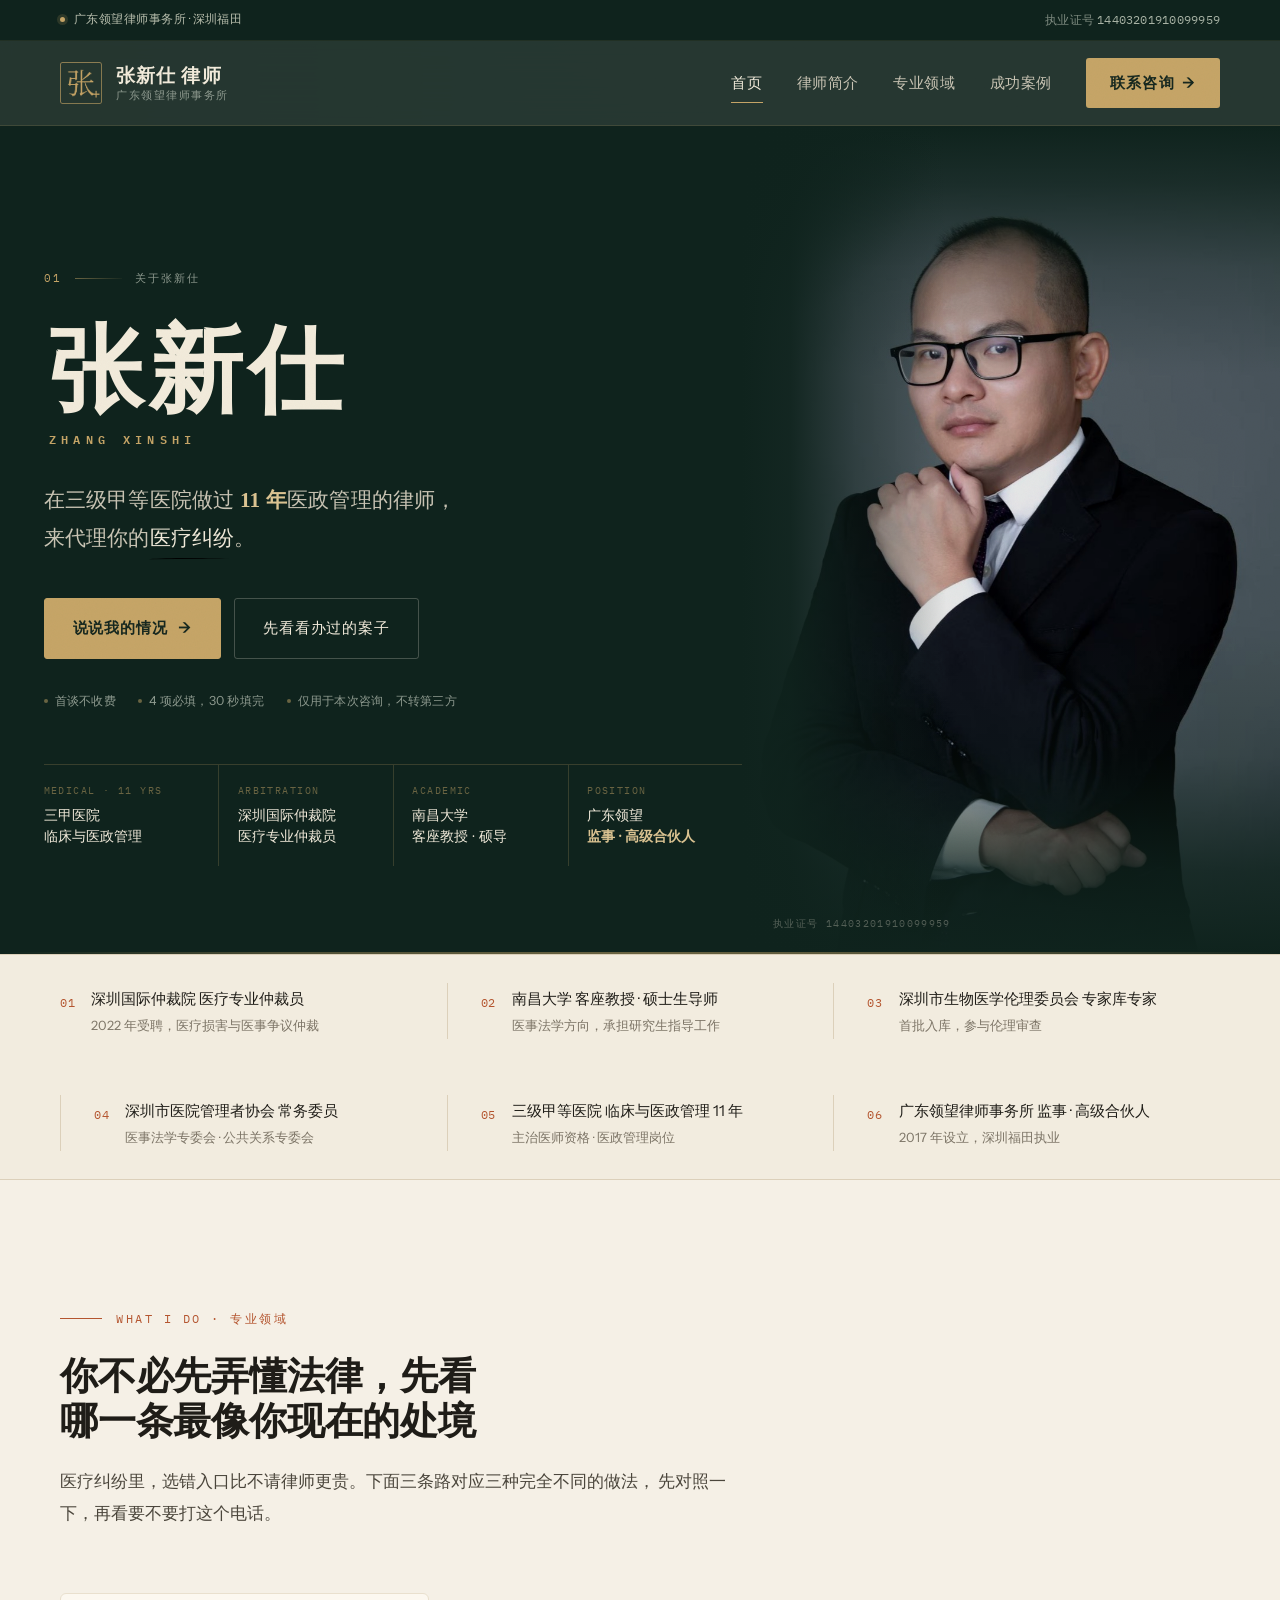
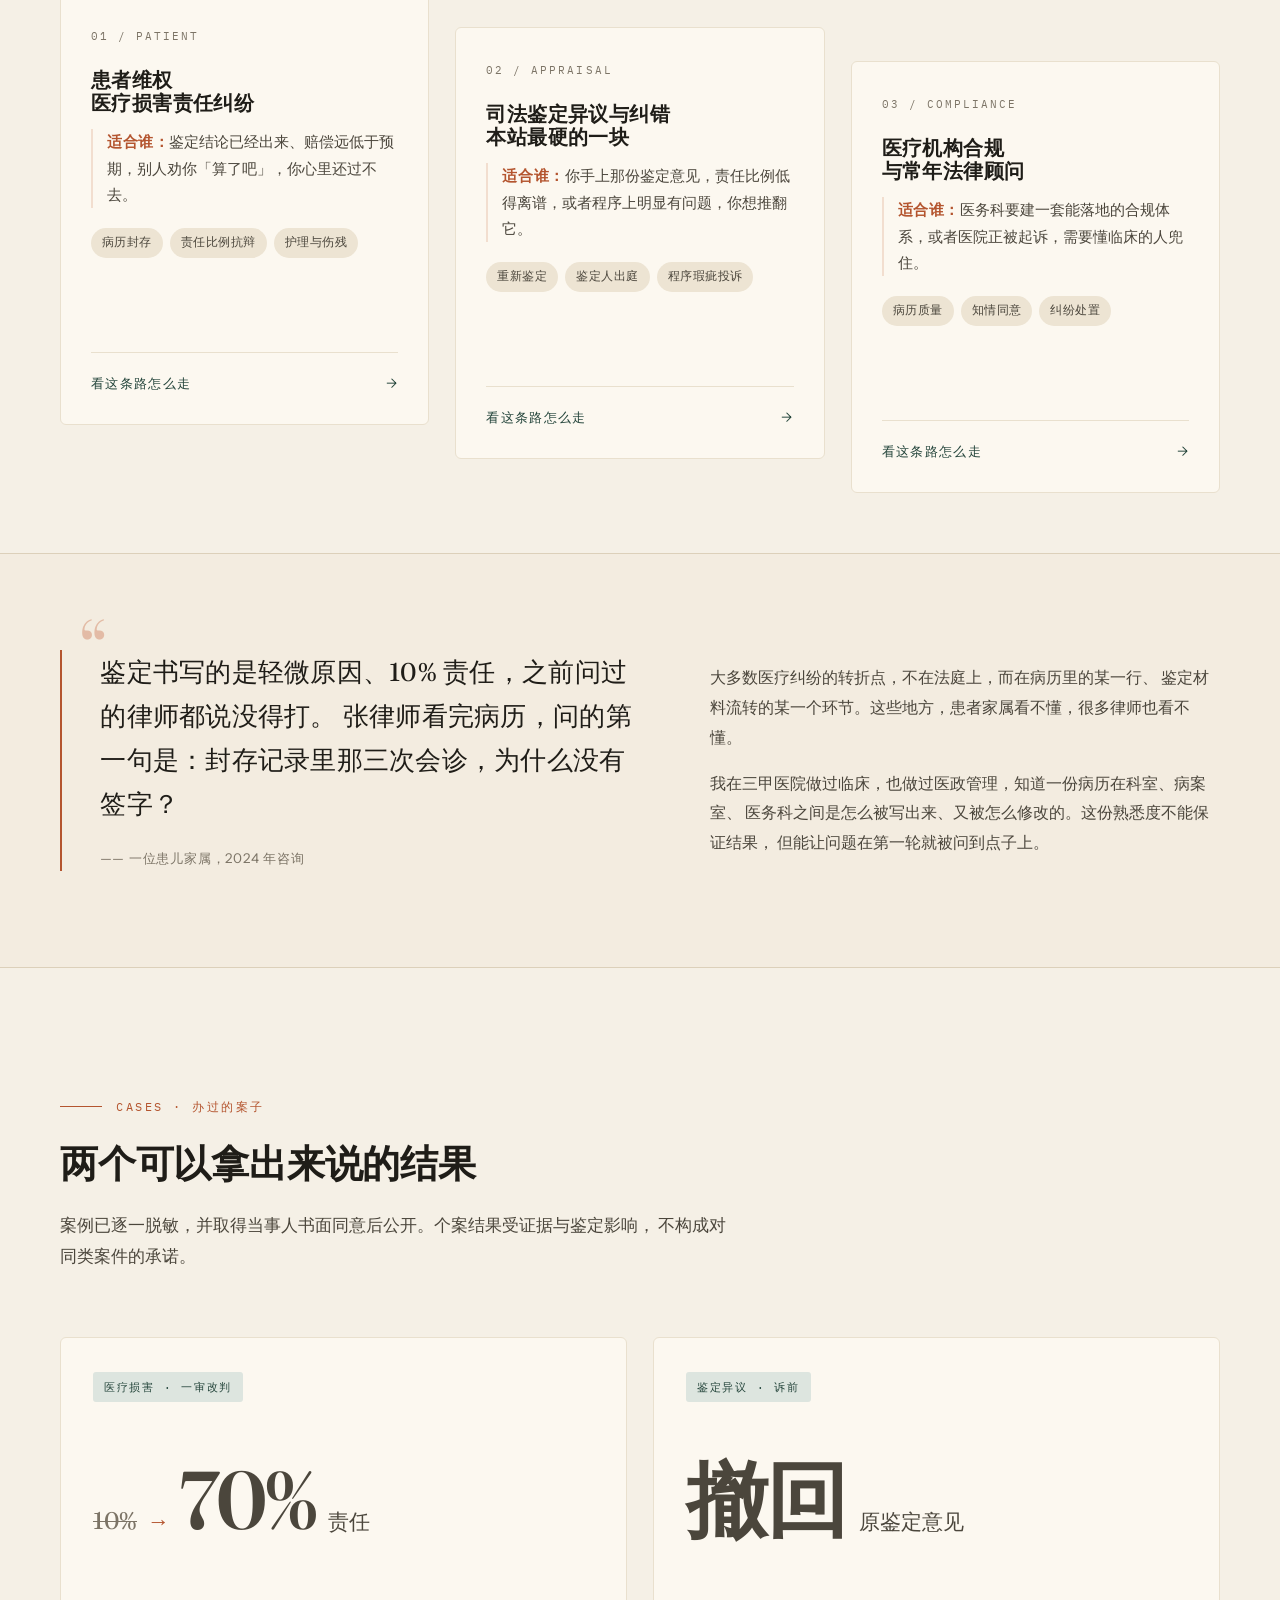
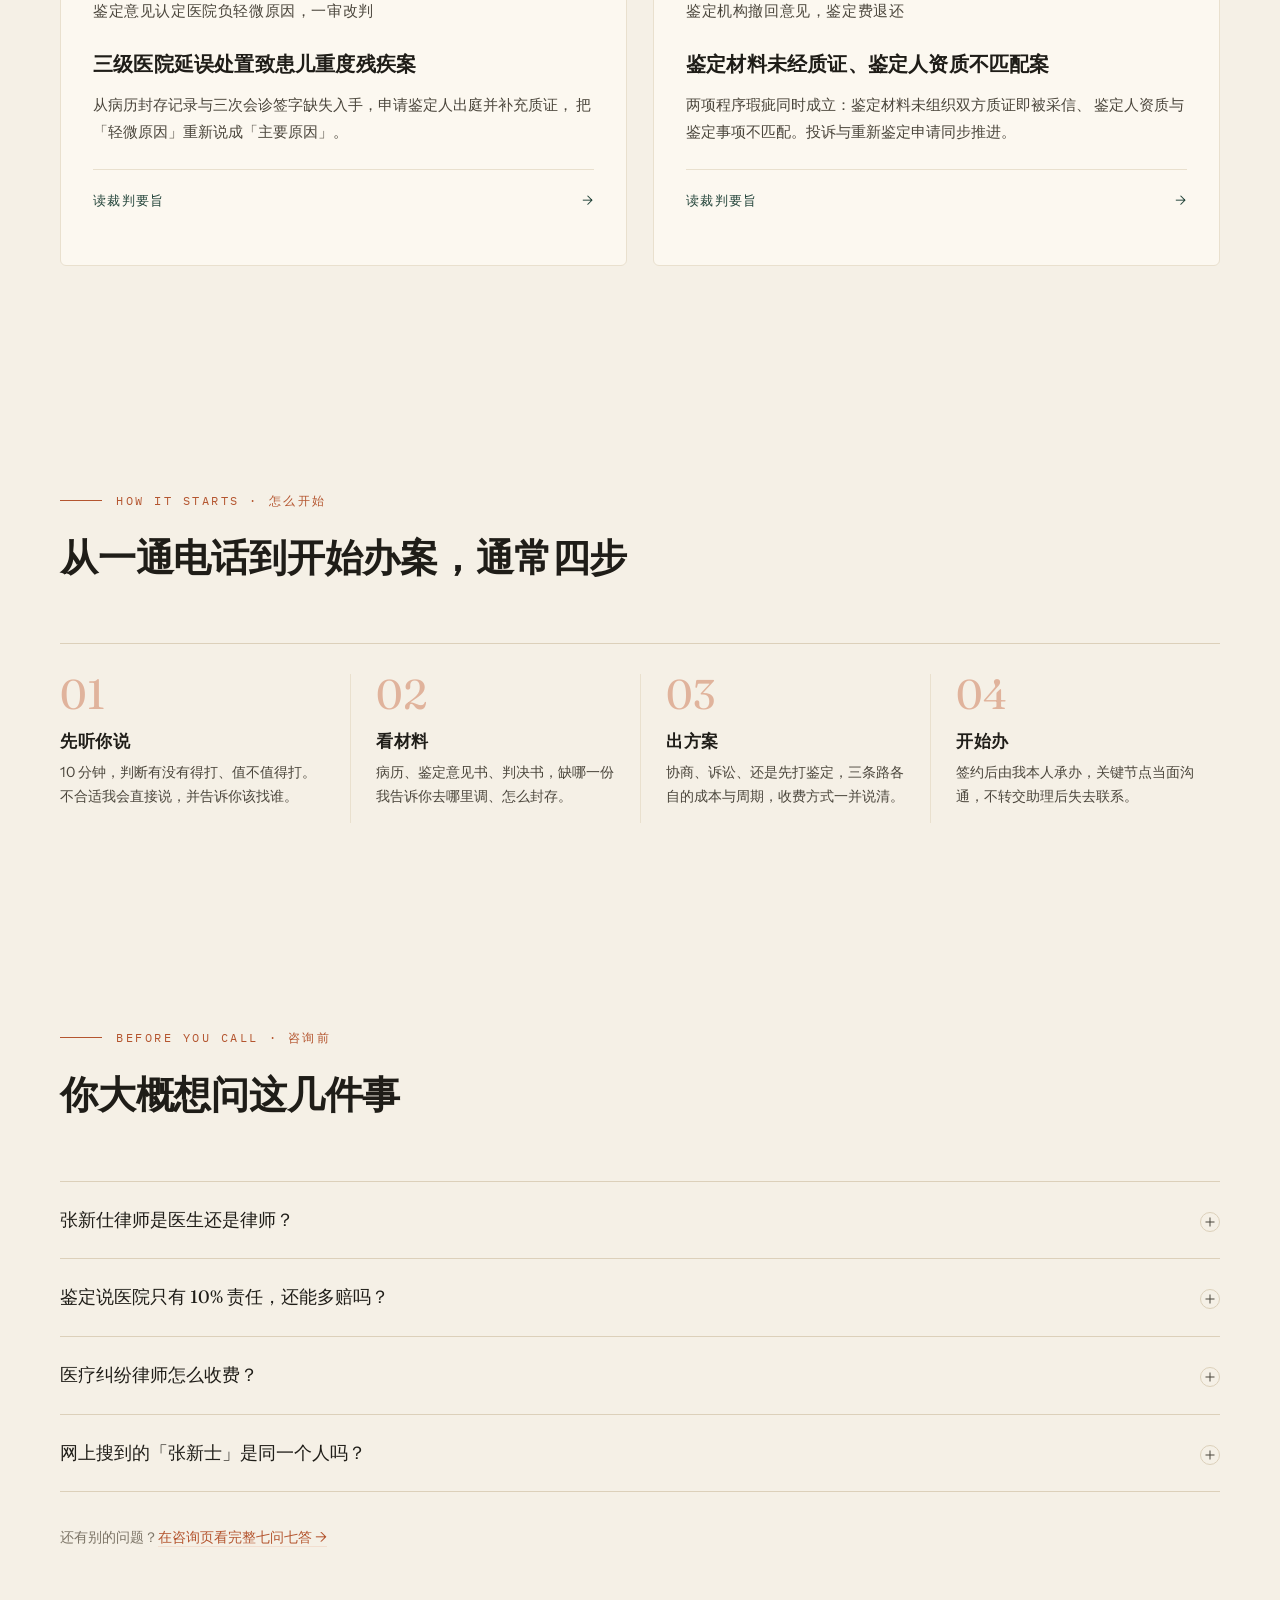
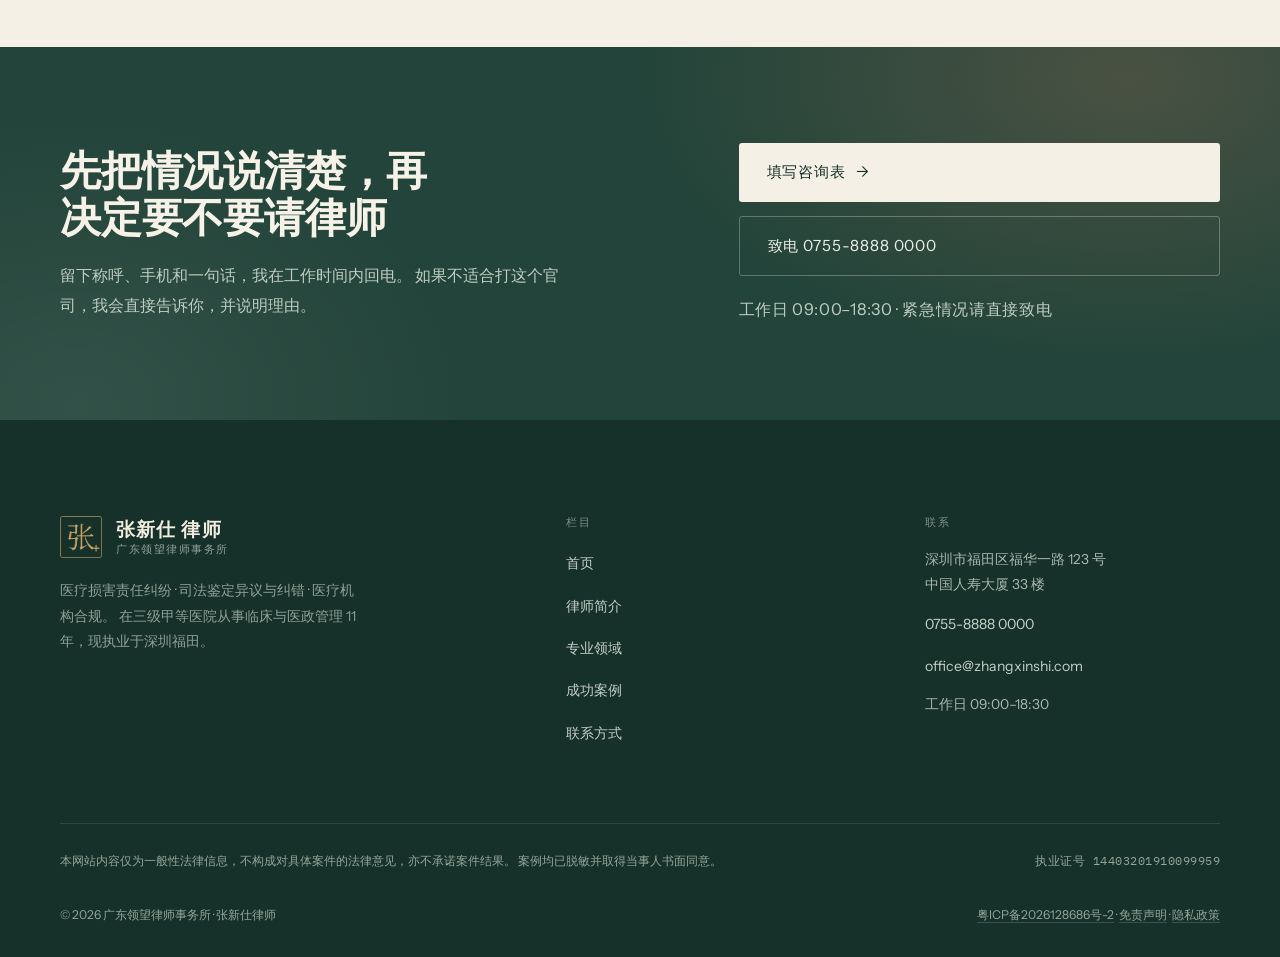
<file: index.html>
<!DOCTYPE html>
<html lang="zh-CN">
<head>
<meta charset="utf-8">
<meta name="viewport" content="width=device-width, initial-scale=1, viewport-fit=cover">
<title>张新仕律师｜医疗纠纷 · 医事合规 · 广东领望律师事务所</title>
<meta name="description" content="张新仕，广东领望律师事务所监事、高级合伙人。在三级甲等医院从事临床与医政管理 11 年，深圳国际仲裁院医疗专业仲裁员。专注医疗损害责任纠纷、司法鉴定异议与医疗机构合规。首谈不收费。">
<link rel="canonical" href="https://zhangxinshi.com/">
<meta property="og:type" content="website">
<meta property="og:title" content="张新仕律师｜做过 11 年医政管理的医疗律师">
<meta property="og:description" content="在三级甲等医院做过 11 年医政管理的律师，来代理你的医疗纠纷。">
<meta property="og:url" content="https://zhangxinshi.com/">
<meta name="theme-color" content="#0F231D">
<link rel="icon" href="/favicon.ico" sizes="any">
<link rel="icon" type="image/svg+xml" href="/favicon.svg">
<link rel="icon" type="image/png" sizes="32x32" href="/favicon-32x32.png">
<link rel="apple-touch-icon" href="/favicon-180x180.png">

<link rel="preconnect" href="https://fonts.googleapis.com">
<link rel="preconnect" href="https://fonts.gstatic.com" crossorigin>
<link href="https://fonts.googleapis.com/css2?family=Fraunces:ital,opsz,wght@0,9..144,400..700;1,9..144,400..600&family=Instrument+Sans:wght@400;500;600&family=IBM+Plex+Mono:wght@400;500&display=swap" rel="stylesheet">
<link rel="stylesheet" href="assets/css/tokens.css">
<link rel="stylesheet" href="assets/css/main.css">
<script>document.documentElement.classList.add('js');</script>

<script type="application/ld+json">
{
  "@context": "https://schema.org",
  "@graph": [
    {
      "@type": "Person",
      "@id": "https://zhangxinshi.com/#person",
      "name": "张新仕",
      "jobTitle": "律师、监事、高级合伙人",
      "worksFor": { "@id": "https://zhangxinshi.com/#legalservice" },
      "knowsAbout": ["医疗损害责任纠纷", "司法鉴定异议", "医疗机构合规", "医事法学"],
      "alumniOf": ["南昌大学"],
      "memberOf": [
        { "@type": "Organization", "name": "深圳国际仲裁院" },
        { "@type": "Organization", "name": "深圳市生物医学伦理委员会" }
      ],
      "url": "https://zhangxinshi.com/about/"
    },
    {
      "@type": "LegalService",
      "@id": "https://zhangxinshi.com/#legalservice",
      "name": "广东领望律师事务所",
      "url": "https://zhangxinshi.com/",
      "areaServed": "深圳及珠三角",
      "serviceType": ["医疗损害责任纠纷", "司法鉴定异议与纠错", "医疗机构合规与常年顾问"],
      "address": {
        "@type": "PostalAddress",
        "addressLocality": "深圳市",
        "addressRegion": "广东省",
        "streetAddress": "福田区福华一路 123 号中国人寿大厦 33 楼",
        "addressCountry": "CN"
      },
      "employee": { "@id": "https://zhangxinshi.com/#person" }
    }
  ]
}
</script>
<meta property="og:image" content="https://zhangxinshi.com/assets/img/og-cover.jpg">
<meta property="og:image:width" content="1200">
<meta property="og:image:height" content="630">
<meta property="og:image:alt" content="张新仕律师，广东领望律师事务所监事、高级合伙人">
<meta name="twitter:card" content="summary_large_image">
</head>
<body>

<!-- ============================ 顶部信息条 ============================ -->
<div class="topbar">
  <div class="wrap topbar-inner">
    <p class="topbar-note"><span class="dot"></span>广东领望律师事务所 · 深圳福田</p>
    <p class="topbar-meta">执业证号 <span class="mono">14403201910099959</span></p>
  </div>
</div>

<!-- ============================== 导航 ================================ -->
<header class="site-head">
  <div class="wrap head-inner">
    <a class="brand" href="index.html" aria-label="张新仕律师 首页">
      <span class="brand-mark" aria-hidden="true"><img src="assets/img/zhangxinshi-mark.png" alt="" width="436" height="436"></span>
      <span class="brand-text"><strong>张新仕 律师</strong><em>广东领望律师事务所</em></span>
    </a>

    <nav class="nav" id="nav" aria-label="主导航">
      <a href="index.html" aria-current="page">首页</a>
      <a href="about.html">律师简介</a>
      <a href="services.html">专业领域</a>
      <a href="cases.html">成功案例</a>
      <a class="nav-cta" href="contact.html">联系咨询<span class="arrow" aria-hidden="true">→</span></a>
    </nav>

    <button class="nav-toggle" type="button" aria-label="打开菜单" aria-expanded="false" aria-controls="nav">
      <span></span>
    </button>
  </div>
</header>

<main>

  <!-- ============================ 首屏 Stage ============================ -->
  <section class="stage">
    <div class="stage-grid">

      <!-- 左栏：姓名 · 主张 · 资历 -->
      <div class="stage-copy">
        <p class="chap">
          <span>01</span>
          <span class="chap-rule" aria-hidden="true"></span>
          <span>关于张新仕</span>
        </p>

        <h1 class="stage-h1">
          <span class="stage-name">张新仕</span>
          <span class="stage-latin" aria-hidden="true">Zhang Xinshi</span>
          <span class="stage-claim">
            <span class="cl-a">在三级甲等医院做过 <em>11 年</em>医政管理的律师，</span>
            <span class="cl-b">来代理你的<span class="stage-hl">医疗纠纷<svg viewBox="0 0 300 14" preserveAspectRatio="none" aria-hidden="true"><path d="M3 9C62 4.2 138 2.8 297 6.6"/></svg></span>。</span>
          </span>
        </h1>

        <div class="stage-actions">
          <a class="btn btn--brass" href="contact.html">
            说说我的情况<span class="arrow" aria-hidden="true">→</span>
          </a>
          <a class="btn btn--outline" href="cases.html">先看看办过的案子</a>
        </div>

        <p class="stage-notes">
          <span>首谈不收费</span>
          <span>4 项必填，30 秒填完</span>
          <span>仅用于本次咨询，不转第三方</span>
        </p>

        <div class="stage-creds">
          <div>
            <p class="cred-k">Medical · 11 yrs</p>
            <p class="cred-v">三甲医院<br>临床与医政管理</p>
          </div>
          <div>
            <p class="cred-k">Arbitration</p>
            <p class="cred-v">深圳国际仲裁院<br>医疗专业仲裁员</p>
          </div>
          <div>
            <p class="cred-k">Academic</p>
            <p class="cred-v">南昌大学<br>客座教授 · 硕导</p>
          </div>
          <div>
            <p class="cred-k">Position</p>
            <p class="cred-v">广东领望<br><b>监事 · 高级合伙人</b></p>
          </div>
        </div>
      </div>

      <!-- 右栏：竖幅人像，三面溶入夜色 -->
      <figure class="stage-figure">
        <img src="assets/img/zhang-portrait-1400.jpg"
             alt="张新仕律师，广东领望律师事务所监事、高级合伙人"
             width="1279" height="1917" fetchpriority="high" decoding="async">
        <span class="figure-tag" aria-hidden="true">执业证号 14403201910099959</span>
      </figure>

    </div>
  </section>

  <!-- ============================= 信任条 ============================= -->
  <section class="trust" aria-label="任职与资质">
    <div class="wrap">
      <ul class="trust-inner">
        <li class="trust-item">
          <span class="num mono">01</span>
          <div>
            <p>深圳国际仲裁院 医疗专业仲裁员</p>
            <span>2022 年受聘，医疗损害与医事争议仲裁</span>
          </div>
        </li>
        <li class="trust-item">
          <span class="num mono">02</span>
          <div>
            <p>南昌大学 客座教授 · 硕士生导师</p>
            <span>医事法学方向，承担研究生指导工作</span>
          </div>
        </li>
        <li class="trust-item">
          <span class="num mono">03</span>
          <div>
            <p>深圳市生物医学伦理委员会 专家库专家</p>
            <span>首批入库，参与伦理审查</span>
          </div>
        </li>
        <li class="trust-item">
          <span class="num mono">04</span>
          <div>
            <p>深圳市医院管理者协会 常务委员</p>
            <span>医事法学专委会 · 公共关系专委会</span>
          </div>
        </li>
        <li class="trust-item">
          <span class="num mono">05</span>
          <div>
            <p>三级甲等医院 临床与医政管理 11 年</p>
            <span>主治医师资格 · 医政管理岗位</span>
          </div>
        </li>
        <li class="trust-item">
          <span class="num mono">06</span>
          <div>
            <p>广东领望律师事务所 监事 · 高级合伙人</p>
            <span>2017 年设立，深圳福田执业</span>
          </div>
        </li>
      </ul>
    </div>
  </section>

  <!-- ============================ 专业领域 =========================== -->
  <section class="section" id="services">
    <div class="wrap">
      <div class="section-head" data-reveal>
        <p class="kicker">What I do · 专业领域</p>
        <h2>你不必先弄懂法律，先看哪一条最像你现在的处境</h2>
        <p class="lede">
          医疗纠纷里，选错入口比不请律师更贵。下面三条路对应三种完全不同的做法，
          先对照一下，再看要不要打这个电话。
        </p>
      </div>

      <div class="svc-grid">
        <a class="svc-card" href="services.html#patient-rights" data-reveal>
          <p class="idx mono">01 / PATIENT</p>
          <h3>患者维权<br>医疗损害责任纠纷</h3>
          <p class="fit">
            <b>适合谁：</b>鉴定结论已经出来、赔偿远低于预期，别人劝你「算了吧」，你心里还过不去。
          </p>
          <div class="tags">
            <span>病历封存</span><span>责任比例抗辩</span><span>护理与伤残</span>
          </div>
          <p class="go">看这条路怎么走<span class="arrow" aria-hidden="true">→</span></p>
        </a>

        <a class="svc-card" href="services.html#appraisal" data-reveal data-delay="1">
          <p class="idx mono">02 / APPRAISAL</p>
          <h3>司法鉴定异议与纠错<br>本站最硬的一块</h3>
          <p class="fit">
            <b>适合谁：</b>你手上那份鉴定意见，责任比例低得离谱，或者程序上明显有问题，你想推翻它。
          </p>
          <div class="tags">
            <span>重新鉴定</span><span>鉴定人出庭</span><span>程序瑕疵投诉</span>
          </div>
          <p class="go">看这条路怎么走<span class="arrow" aria-hidden="true">→</span></p>
        </a>

        <a class="svc-card" href="services.html#compliance" data-reveal data-delay="2">
          <p class="idx mono">03 / COMPLIANCE</p>
          <h3>医疗机构合规<br>与常年法律顾问</h3>
          <p class="fit">
            <b>适合谁：</b>医务科要建一套能落地的合规体系，或者医院正被起诉，需要懂临床的人兜住。
          </p>
          <div class="tags">
            <span>病历质量</span><span>知情同意</span><span>纠纷处置</span>
          </div>
          <p class="go">看这条路怎么走<span class="arrow" aria-hidden="true">→</span></p>
        </a>
      </div>
    </div>
  </section>

  <!-- ============================== 引言 ============================= -->
  <section class="section section--tight" style="background:rgba(237,228,211,.34);border-block:1px solid var(--line)">
    <div class="wrap voices">
      <div class="quote-main" data-reveal>
        <blockquote>
          鉴定书写的是轻微原因、10% 责任，之前问过的律师都说没得打。
          张律师看完病历，问的第一句是：封存记录里那三次会诊，为什么没有签字？
        </blockquote>
        <cite>—— 一位患儿家属，2024 年咨询</cite>
      </div>

      <div class="voices-side" data-reveal data-delay="1">
        <p>
          大多数医疗纠纷的转折点，不在法庭上，而在病历里的某一行、
          鉴定材料流转的某一个环节。这些地方，患者家属看不懂，很多律师也看不懂。
        </p>
        <p>
          我在三甲医院做过临床，也做过医政管理，知道一份病历在科室、病案室、
          医务科之间是怎么被写出来、又被怎么修改的。这份熟悉度不能保证结果，
          但能让问题在第一轮就被问到点子上。
        </p>
      </div>
    </div>
  </section>

  <!-- ============================== 案例 ============================= -->
  <section class="section" id="cases">
    <div class="wrap">
      <div class="section-head" data-reveal>
        <p class="kicker">Cases · 办过的案子</p>
        <h2>两个可以拿出来说的结果</h2>
        <p class="lede">
          案例已逐一脱敏，并取得当事人书面同意后公开。个案结果受证据与鉴定影响，
          不构成对同类案件的承诺。
        </p>
      </div>

      <div class="case-grid">
        <a class="case-card" href="cases.html#case-70" data-reveal>
          <span class="case-tag">医疗损害 · 一审改判</span>
          <p class="case-figure">
            <span class="from">10%</span>
            <span class="arrow-sign" aria-hidden="true">→</span>
            <span class="to">70%</span>
            <span class="unit">责任</span>
          </p>
          <p class="case-caption">鉴定意见认定医院负轻微原因，一审改判</p>
          <h3>三级医院延误处置致患儿重度残疾案</h3>
          <p>
            从病历封存记录与三次会诊签字缺失入手，申请鉴定人出庭并补充质证，
            把「轻微原因」重新说成「主要原因」。
          </p>
          <p class="go">读裁判要旨<span class="arrow" aria-hidden="true">→</span></p>
        </a>

        <a class="case-card" href="cases.html#case-withdraw" data-reveal data-delay="1">
          <span class="case-tag">鉴定异议 · 诉前</span>
          <p class="case-figure">
            <span class="to">撤回</span>
            <span class="unit">原鉴定意见</span>
          </p>
          <p class="case-caption">鉴定机构撤回意见，鉴定费退还</p>
          <h3>鉴定材料未经质证、鉴定人资质不匹配案</h3>
          <p>
            两项程序瑕疵同时成立：鉴定材料未组织双方质证即被采信、
            鉴定人资质与鉴定事项不匹配。投诉与重新鉴定申请同步推进。
          </p>
          <p class="go">读裁判要旨<span class="arrow" aria-hidden="true">→</span></p>
        </a>
      </div>
    </div>
  </section>

  <!-- ============================== 流程 ============================= -->
  <section class="section section--tight">
    <div class="wrap">
      <div class="section-head" data-reveal>
        <p class="kicker">How it starts · 怎么开始</p>
        <h2>从一通电话到开始办案，通常四步</h2>
      </div>

      <ol class="steps" data-reveal>
        <li class="step">
          <p class="step-num">01</p>
          <h4>先听你说</h4>
          <p>10 分钟，判断有没有得打、值不值得打。不合适我会直接说，并告诉你该找谁。</p>
        </li>
        <li class="step">
          <p class="step-num">02</p>
          <h4>看材料</h4>
          <p>病历、鉴定意见书、判决书，缺哪一份我告诉你去哪里调、怎么封存。</p>
        </li>
        <li class="step">
          <p class="step-num">03</p>
          <h4>出方案</h4>
          <p>协商、诉讼、还是先打鉴定，三条路各自的成本与周期，收费方式一并说清。</p>
        </li>
        <li class="step">
          <p class="step-num">04</p>
          <h4>开始办</h4>
          <p>签约后由我本人承办，关键节点当面沟通，不转交助理后失去联系。</p>
        </li>
      </ol>
    </div>
  </section>

  <!-- =============================== FAQ ============================= -->
  <section class="section section--tight">
    <div class="wrap">
      <div class="section-head" data-reveal>
        <p class="kicker">Before you call · 咨询前</p>
        <h2>你大概想问这几件事</h2>
      </div>

      <div class="faq" data-reveal>
        <details>
          <summary>
            张新仕律师是医生还是律师？
            <span class="sign" aria-hidden="true"></span>
          </summary>
          <div class="answer">
            <strong>是律师，做过十一年医院管理，不是执业医师。</strong>
            医学本科毕业后在三级甲等医院从事临床与医政管理工作共 11 年，取得主治医师资格，
            之后转做律师，现为广东领望律师事务所监事、高级合伙人。
            用「医政管理」而不是「当医生」描述这段经历，是因为它同时解释了三件事：
            看得懂病历、看得懂鉴定、知道医院内部谁在决策。
            <span class="sign-line">张新仕 · 广东领望律师事务所</span>
          </div>
        </details>

        <details>
          <summary>
            鉴定说医院只有 10% 责任，还能多赔吗？
            <span class="sign" aria-hidden="true"></span>
          </summary>
          <div class="answer">
            <strong>能，但前提是找到鉴定意见本身的漏洞，而不是反复强调「医院有过错」。</strong>
            责任比例由鉴定意见中的原因力分析决定，要动它只有三条路：申请重新鉴定、
            申请鉴定人出庭接受质询、指出鉴定程序或材料瑕疵。
            这三条路都需要具体的技术理由，比如鉴定材料未经质证、鉴定人资质与鉴定事项不匹配、
            病历记载与鉴定所依据的事实不符。
            <span class="sign-line">张新仕 · 广东领望律师事务所</span>
          </div>
        </details>

        <details>
          <summary>
            医疗纠纷律师怎么收费？
            <span class="sign" aria-hidden="true"></span>
          </summary>
          <div class="answer">
            <strong>三种模式，按案件阶段选，首次沟通不收费。</strong>
            ①按阶段收费，适合事实清楚、只差走程序的案子；
            ②计时收费，适合需要先做鉴定评估、再决定是否起诉的案子；
            ③风险代理，适合赔偿金额较大、责任比例有争取空间的案子。
            具体采用哪一种，会在看完材料后给书面方案，写清金额与节点。
            <span class="sign-line">张新仕 · 广东领望律师事务所</span>
          </div>
        </details>

        <details>
          <summary>
            网上搜到的「张新士」是同一个人吗？
            <span class="sign" aria-hidden="true"></span>
          </summary>
          <div class="answer">
            <strong>不是。本人姓名用字为「张新仕」，「仕」为单人旁。</strong>
            网上存在同音不同字的其他法律从业者信息，与本网站所述人员无关。
            认准执业证号 14403201910099959 与执业机构「广东领望律师事务所」即可区分。
            <span class="sign-line">张新仕 · 广东领望律师事务所</span>
          </div>
        </details>
      </div>

      <p style="margin-top:32px;font-size:.9rem;color:var(--ink-3)">
        还有别的问题？<a href="contact.html" style="color:var(--clay);border-bottom:1px solid var(--clay-wash)">在咨询页看完整七问七答 →</a>
      </p>
    </div>
  </section>

  <!-- =============================== CTA ============================= -->
  <section class="cta-band">
    <div class="wrap cta-inner">
      <div>
        <h2>先把情况说清楚，再决定要不要请律师</h2>
        <p>
          留下称呼、手机和一句话，我在工作时间内回电。
          如果不适合打这个官司，我会直接告诉你，并说明理由。
        </p>
      </div>
      <div class="cta-actions">
        <a class="btn btn--primary" href="contact.html">
          填写咨询表<span class="arrow" aria-hidden="true">→</span>
        </a>
        <a class="btn btn--ghost" href="tel:+8675588880000">致电 0755-8888 0000</a>
        <p class="cta-note">工作日 09:00–18:30 · 紧急情况请直接致电</p>
      </div>
    </div>
  </section>

</main>

<!-- =============================== 页脚 ============================== -->
<footer class="site-foot">
  <div class="wrap">
    <div class="foot-grid">
      <div class="foot-brand">
        <a class="brand" href="index.html">
          <span class="brand-mark" aria-hidden="true"><img src="assets/img/zhangxinshi-mark.png" alt="" width="436" height="436"></span>
          <span class="brand-text"><strong>张新仕 律师</strong><em>广东领望律师事务所</em></span>
        </a>
        <p>
          医疗损害责任纠纷 · 司法鉴定异议与纠错 · 医疗机构合规。
          在三级甲等医院从事临床与医政管理 11 年，现执业于深圳福田。
        </p>
      </div>

      <div class="foot-col">
        <h5>栏目</h5>
        <ul>
          <li><a href="index.html">首页</a></li>
          <li><a href="about.html">律师简介</a></li>
          <li><a href="services.html">专业领域</a></li>
          <li><a href="cases.html">成功案例</a></li>
          <li><a href="contact.html">联系方式</a></li>
        </ul>
      </div>

      <div class="foot-col">
        <h5>联系</h5>
        <ul>
          <li class="info">深圳市福田区福华一路 123 号<br>中国人寿大厦 33 楼</li>
          <li><a href="tel:+8675588880000">0755-8888 0000</a></li>
          <li><a href="mailto:office@zhangxinshi.com">office@zhangxinshi.com</a></li>
          <li class="info">工作日 09:00–18:30</li>
        </ul>
      </div>
    </div>

    <div class="foot-legal">
      <p>
        本网站内容仅为一般性法律信息，不构成对具体案件的法律意见，亦不承诺案件结果。
        案例均已脱敏并取得当事人书面同意。
      </p>
      <p class="lic">执业证号 14403201910099959</p>
    </div>
    <div class="foot-legal" style="padding-top:0;border-top:0">
      <p>© 2026 广东领望律师事务所 · 张新仕律师</p>
      <p><a href="https://beian.miit.gov.cn/" target="_blank" rel="noopener noreferrer">粤ICP备2026128686号-2</a> · <a href="#">免责声明</a> · <a href="#">隐私政策</a></p>
    </div>
  </div>
</footer>

<!-- ======================= 移动端底部常驻 CTA ======================== -->
<div class="dock">
  <a class="dock-call" href="tel:+8675588880000">
    <svg width="15" height="15" viewBox="0 0 16 16" fill="none" aria-hidden="true"><path d="M3.2 2h2.3l1.1 2.8-1.4 1a8.4 8.4 0 0 0 4 4l1-1.4L13 9.5v2.3c0 .9-.7 1.6-1.6 1.5A10.7 10.7 0 0 1 1.7 3.6C1.6 2.7 2.3 2 3.2 2Z" stroke="currentColor" stroke-width="1.3" stroke-linejoin="round"/></svg>
    打电话
  </a>
  <a class="dock-ask" href="contact.html">在线咨询</a>
</div>

<script src="assets/js/main.js"></script>
</body>
</html>
</file>
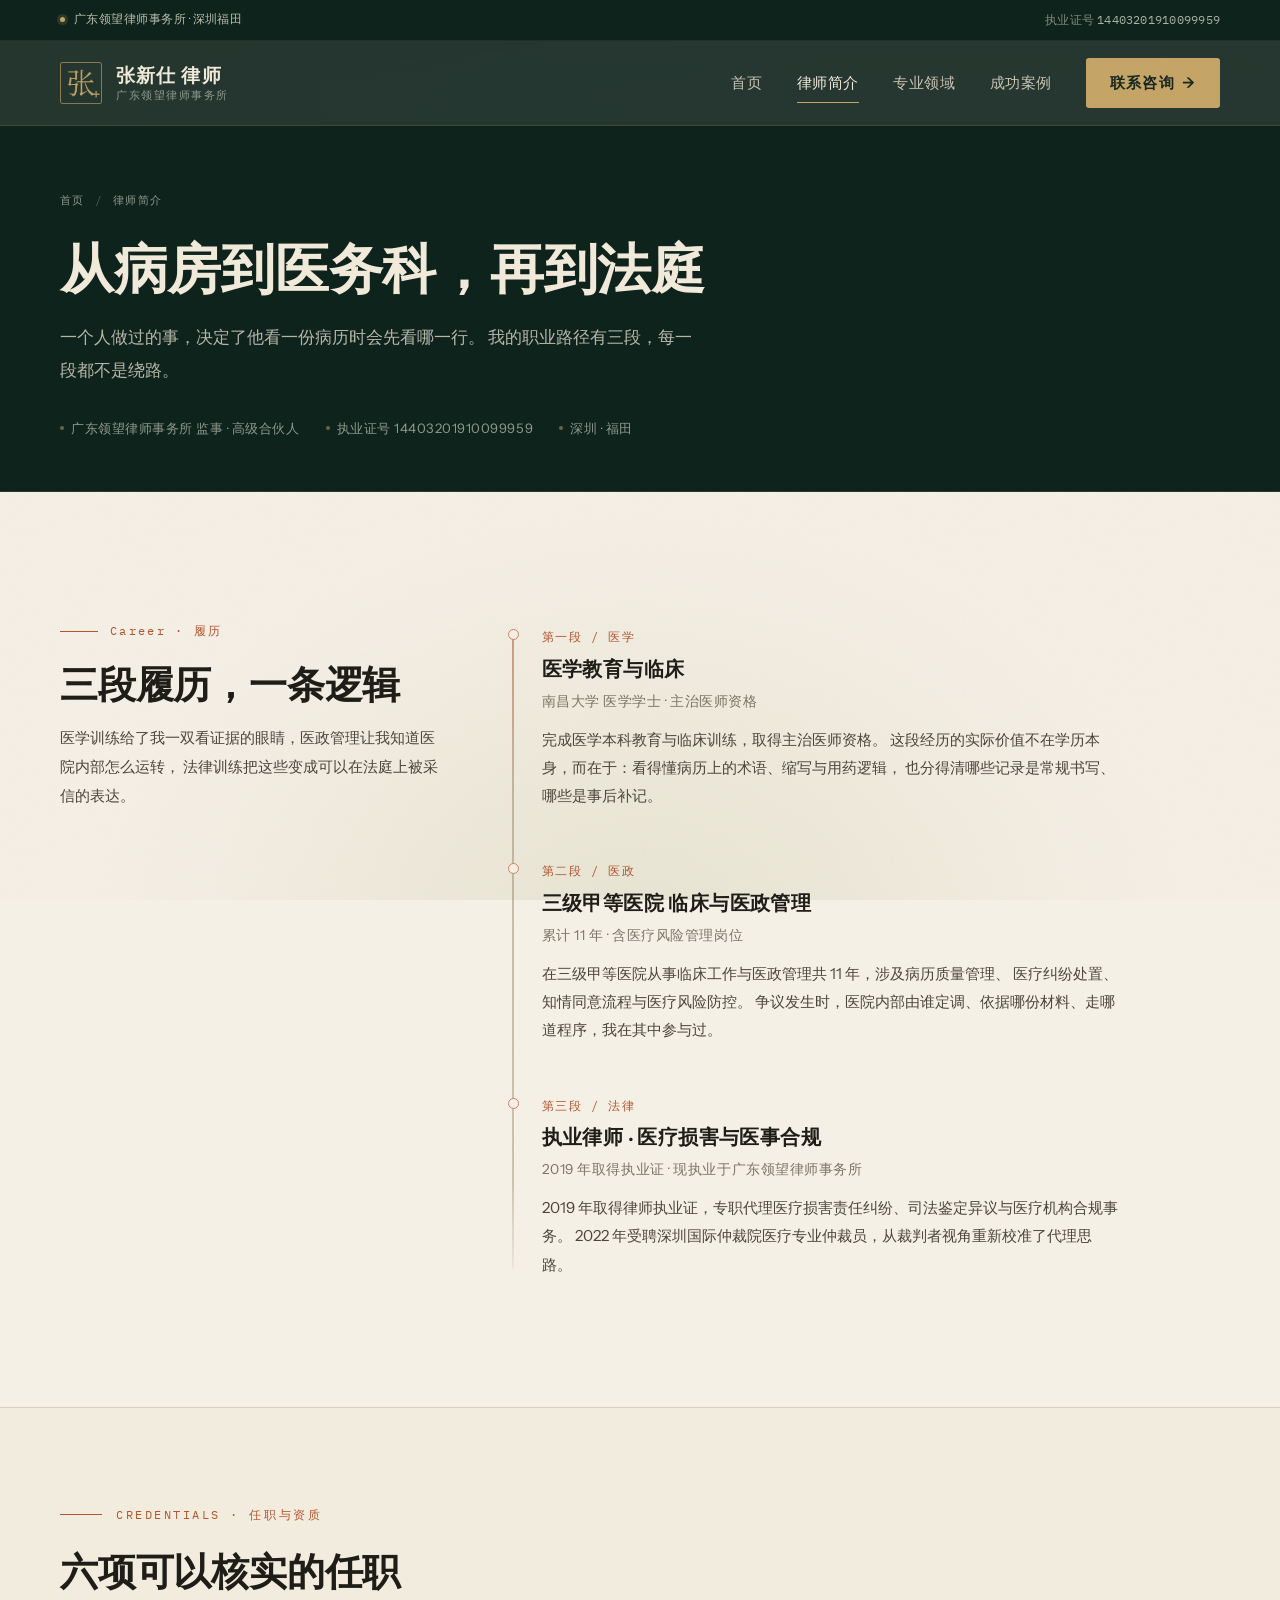
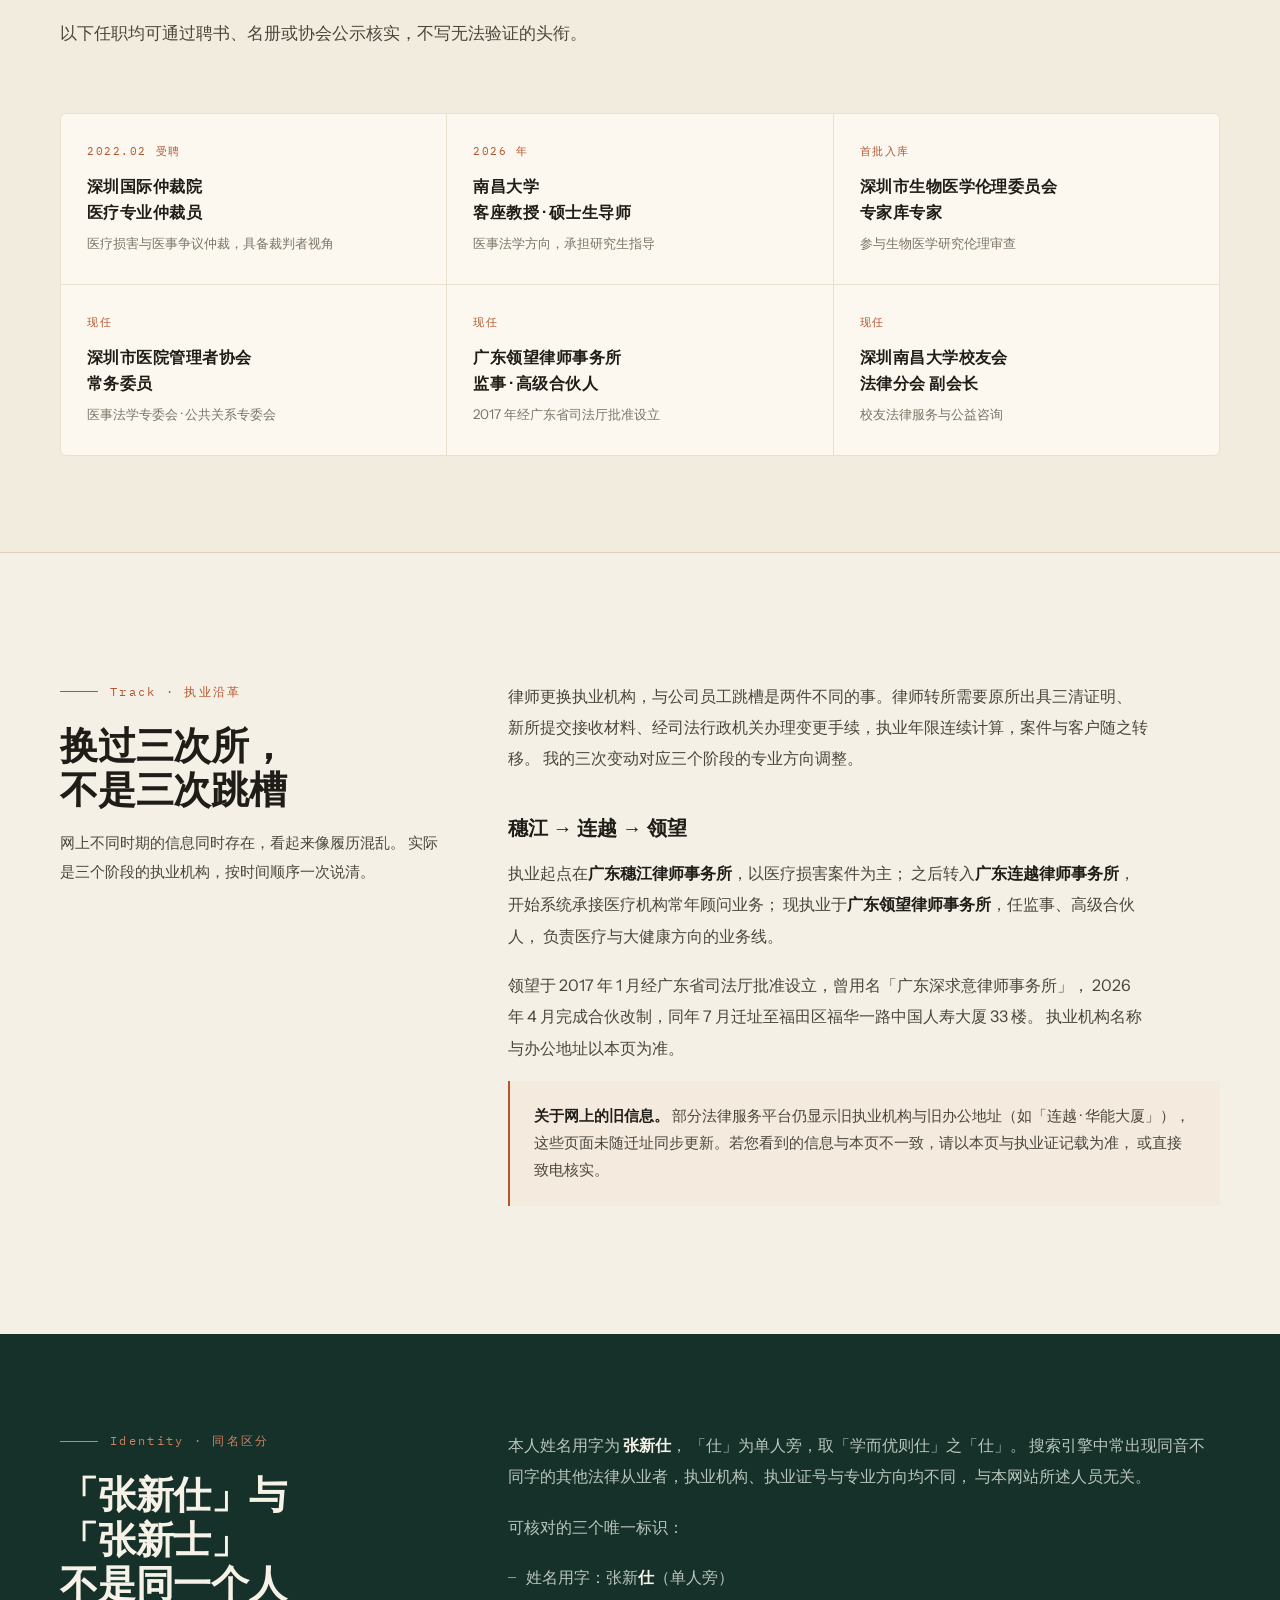
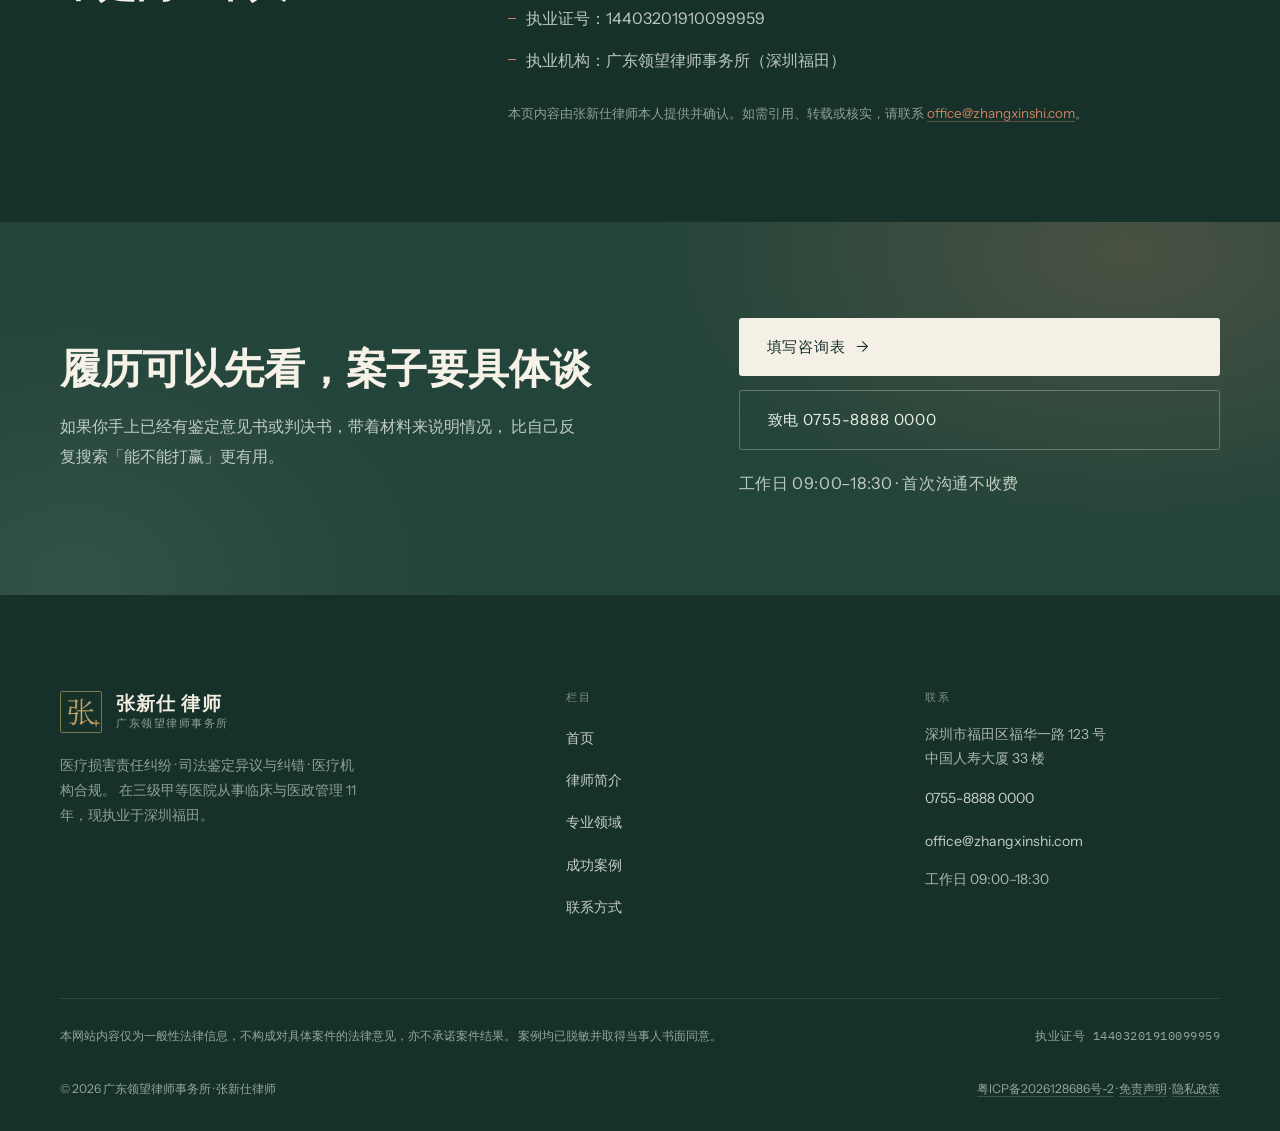
<file: about.html>
<!DOCTYPE html>
<html lang="zh-CN">
<head>
<meta charset="utf-8">
<meta name="viewport" content="width=device-width, initial-scale=1, viewport-fit=cover">
<title>律师简介｜张新仕 · 广东领望律师事务所</title>
<meta name="description" content="张新仕律师履历：南昌大学医学学士、主治医师资格，三级甲等医院临床与医政管理 11 年，2019 年执业，现为广东领望律师事务所监事、高级合伙人，深圳国际仲裁院医疗专业仲裁员。">
<link rel="canonical" href="https://zhangxinshi.com/about/">
<meta property="og:title" content="律师简介｜张新仕 · 广东领望律师事务所">
<meta property="og:url" content="https://zhangxinshi.com/about/">
<meta name="theme-color" content="#0F231D">
<link rel="icon" href="/favicon.ico" sizes="any">
<link rel="icon" type="image/svg+xml" href="/favicon.svg">
<link rel="icon" type="image/png" sizes="32x32" href="/favicon-32x32.png">
<link rel="apple-touch-icon" href="/favicon-180x180.png">

<link rel="preconnect" href="https://fonts.googleapis.com">
<link rel="preconnect" href="https://fonts.gstatic.com" crossorigin>
<link href="https://fonts.googleapis.com/css2?family=Fraunces:ital,opsz,wght@0,9..144,400..700;1,9..144,400..600&family=Instrument+Sans:wght@400;500;600&family=IBM+Plex+Mono:wght@400;500&display=swap" rel="stylesheet">
<link rel="stylesheet" href="assets/css/tokens.css">
<link rel="stylesheet" href="assets/css/main.css">
<script>document.documentElement.classList.add('js');</script>

<script type="application/ld+json">
{
  "@context": "https://schema.org",
  "@type": "Person",
  "@id": "https://zhangxinshi.com/#person",
  "name": "张新仕",
  "jobTitle": "律师、监事、高级合伙人",
  "description": "在三级甲等医院从事临床与医政管理 11 年，现执业于广东领望律师事务所，专注医疗损害责任纠纷、司法鉴定异议与医疗机构合规。",
  "worksFor": { "@type": "LegalService", "name": "广东领望律师事务所", "@id": "https://zhangxinshi.com/#legalservice" },
  "alumniOf": { "@type": "CollegeOrUniversity", "name": "南昌大学" },
  "hasCredential": [
    { "@type": "EducationalOccupationalCredential", "credentialCategory": "深圳国际仲裁院医疗专业仲裁员" },
    { "@type": "EducationalOccupationalCredential", "credentialCategory": "南昌大学客座教授、硕士生导师" },
    { "@type": "EducationalOccupationalCredential", "credentialCategory": "深圳市生物医学伦理委员会专家库专家" }
  ],
  "url": "https://zhangxinshi.com/about/"
}
</script>
<meta property="og:image" content="https://zhangxinshi.com/assets/img/og-cover.jpg">
<meta property="og:image:width" content="1200">
<meta property="og:image:height" content="630">
<meta property="og:image:alt" content="张新仕律师，广东领望律师事务所监事、高级合伙人">
<meta name="twitter:card" content="summary_large_image">
</head>
<body>

<div class="topbar">
  <div class="wrap topbar-inner">
    <p class="topbar-note"><span class="dot"></span>广东领望律师事务所 · 深圳福田</p>
    <p class="topbar-meta">执业证号 <span class="mono">14403201910099959</span></p>
  </div>
</div>

<header class="site-head">
  <div class="wrap head-inner">
    <a class="brand" href="index.html" aria-label="张新仕律师 首页">
      <span class="brand-mark" aria-hidden="true"><img src="assets/img/zhangxinshi-mark.png" alt="" width="436" height="436"></span>
      <span class="brand-text"><strong>张新仕 律师</strong><em>广东领望律师事务所</em></span>
    </a>

    <nav class="nav" id="nav" aria-label="主导航">
      <a href="index.html">首页</a>
      <a href="about.html" aria-current="page">律师简介</a>
      <a href="services.html">专业领域</a>
      <a href="cases.html">成功案例</a>
      <a class="nav-cta" href="contact.html">联系咨询<span class="arrow" aria-hidden="true">→</span></a>
    </nav>

    <button class="nav-toggle" type="button" aria-label="打开菜单" aria-expanded="false" aria-controls="nav">
      <span></span>
    </button>
  </div>
</header>

<main>

  <section class="page-hero">
    <div class="wrap">
      <nav class="crumb" aria-label="面包屑">
        <a href="index.html">首页</a>
        <span class="sep">/</span>
        <span>律师简介</span>
      </nav>
      <h1>从病房到医务科，再到法庭</h1>
      <p class="lede">
        一个人做过的事，决定了他看一份病历时会先看哪一行。
        我的职业路径有三段，每一段都不是绕路。
      </p>
      <div class="page-hero-meta">
        <span>广东领望律师事务所 监事 · 高级合伙人</span>
        <span>执业证号 14403201910099959</span>
        <span>深圳 · 福田</span>
      </div>
    </div>
  </section>

  <!-- =========================== 三段履历 ============================ -->
  <section class="section">
    <div class="wrap split">
      <div class="split-head" data-reveal>
        <p class="kicker" style="display:flex;align-items:center;gap:12px;font-family:var(--font-mono);font-size:.72rem;letter-spacing:.2em;color:var(--clay);margin-bottom:20px">
          <span style="width:38px;height:1px;background:var(--clay)"></span>Career · 履历
        </p>
        <h2>三段履历，一条逻辑</h2>
        <p>
          医学训练给了我一双看证据的眼睛，医政管理让我知道医院内部怎么运转，
          法律训练把这些变成可以在法庭上被采信的表达。
        </p>
      </div>

      <div class="timeline">
        <article class="tl-item" data-reveal>
          <span class="tl-era mono">第一段 / 医学</span>
          <h3>医学教育与临床</h3>
          <p class="org">南昌大学 医学学士 · 主治医师资格</p>
          <p>
            完成医学本科教育与临床训练，取得主治医师资格。
            这段经历的实际价值不在学历本身，而在于：看得懂病历上的术语、缩写与用药逻辑，
            也分得清哪些记录是常规书写、哪些是事后补记。
          </p>
        </article>

        <article class="tl-item" data-reveal>
          <span class="tl-era mono">第二段 / 医政</span>
          <h3>三级甲等医院 临床与医政管理</h3>
          <p class="org">累计 11 年 · 含医疗风险管理岗位</p>
          <p>
            在三级甲等医院从事临床工作与医政管理共 11 年，涉及病历质量管理、
            医疗纠纷处置、知情同意流程与医疗风险防控。
            争议发生时，医院内部由谁定调、依据哪份材料、走哪道程序，我在其中参与过。
          </p>
        </article>

        <article class="tl-item" data-reveal>
          <span class="tl-era mono">第三段 / 法律</span>
          <h3>执业律师 · 医疗损害与医事合规</h3>
          <p class="org">2019 年取得执业证 · 现执业于广东领望律师事务所</p>
          <p>
            2019 年取得律师执业证，专职代理医疗损害责任纠纷、司法鉴定异议与医疗机构合规事务。
            2022 年受聘深圳国际仲裁院医疗专业仲裁员，从裁判者视角重新校准了代理思路。
          </p>
        </article>
      </div>
    </div>
  </section>

  <!-- =========================== 任职与资质 ========================== -->
  <section class="section section--tight" style="background:rgba(237,228,211,.34);border-block:1px solid var(--line)">
    <div class="wrap">
      <div class="section-head" data-reveal>
        <p class="kicker">Credentials · 任职与资质</p>
        <h2>六项可以核实的任职</h2>
        <p class="lede">以下任职均可通过聘书、名册或协会公示核实，不写无法验证的头衔。</p>
      </div>

      <div class="cred-grid" data-reveal>
        <div class="cred">
          <p class="cred-year">2022.02 受聘</p>
          <h4>深圳国际仲裁院<br>医疗专业仲裁员</h4>
          <p>医疗损害与医事争议仲裁，具备裁判者视角</p>
        </div>
        <div class="cred">
          <p class="cred-year">2026 年</p>
          <h4>南昌大学<br>客座教授 · 硕士生导师</h4>
          <p>医事法学方向，承担研究生指导</p>
        </div>
        <div class="cred">
          <p class="cred-year">首批入库</p>
          <h4>深圳市生物医学伦理委员会<br>专家库专家</h4>
          <p>参与生物医学研究伦理审查</p>
        </div>
        <div class="cred">
          <p class="cred-year">现任</p>
          <h4>深圳市医院管理者协会<br>常务委员</h4>
          <p>医事法学专委会 · 公共关系专委会</p>
        </div>
        <div class="cred">
          <p class="cred-year">现任</p>
          <h4>广东领望律师事务所<br>监事 · 高级合伙人</h4>
          <p>2017 年经广东省司法厅批准设立</p>
        </div>
        <div class="cred">
          <p class="cred-year">现任</p>
          <h4>深圳南昌大学校友会<br>法律分会 副会长</h4>
          <p>校友法律服务与公益咨询</p>
        </div>
      </div>
    </div>
  </section>

  <!-- ============================ 三迁沿革 =========================== -->
  <section class="section">
    <div class="wrap split">
      <div class="split-head" data-reveal>
        <p class="kicker" style="display:flex;align-items:center;gap:12px;font-family:var(--font-mono);font-size:.72rem;letter-spacing:.2em;color:var(--clay);margin-bottom:20px">
          <span style="width:38px;height:1px;background:var(--clay)"></span>Track · 执业沿革
        </p>
        <h2>换过三次所，不是三次跳槽</h2>
        <p>
          网上不同时期的信息同时存在，看起来像履历混乱。
          实际是三个阶段的执业机构，按时间顺序一次说清。
        </p>
      </div>

      <div class="prose" data-reveal>
        <p>
          律师更换执业机构，与公司员工跳槽是两件不同的事。律师转所需要原所出具三清证明、
          新所提交接收材料、经司法行政机关办理变更手续，执业年限连续计算，案件与客户随之转移。
          我的三次变动对应三个阶段的专业方向调整。
        </p>

        <h3>穗江 → 连越 → 领望</h3>
        <p>
          执业起点在<strong>广东穗江律师事务所</strong>，以医疗损害案件为主；
          之后转入<strong>广东连越律师事务所</strong>，开始系统承接医疗机构常年顾问业务；
          现执业于<strong>广东领望律师事务所</strong>，任监事、高级合伙人，
          负责医疗与大健康方向的业务线。
        </p>
        <p>
          领望于 2017 年 1 月经广东省司法厅批准设立，曾用名「广东深求意律师事务所」，
          2026 年 4 月完成合伙改制，同年 7 月迁址至福田区福华一路中国人寿大厦 33 楼。
          执业机构名称与办公地址以本页为准。
        </p>

        <div class="note-box">
          <b>关于网上的旧信息。</b>
          部分法律服务平台仍显示旧执业机构与旧办公地址（如「连越 · 华能大厦」），
          这些页面未随迁址同步更新。若您看到的信息与本页不一致，请以本页与执业证记载为准，
          或直接致电核实。
        </div>
      </div>
    </div>
  </section>

  <!-- ============================ 同名区分 =========================== -->
  <section class="section section--tight" style="background:var(--forest-deep);color:#C4CFC6">
    <div class="wrap split">
      <div class="split-head" data-reveal>
        <p class="kicker" style="display:flex;align-items:center;gap:12px;font-family:var(--font-mono);font-size:.72rem;letter-spacing:.2em;color:#D08260;margin-bottom:20px">
          <span style="width:38px;height:1px;background:#D08260"></span>Identity · 同名区分
        </p>
        <h2 style="color:#F6F2E7">「张新仕」与「张新士」<br>不是同一个人</h2>
      </div>

      <div data-reveal style="color:#B9C6BC;font-size:1rem;line-height:1.95">
        <p style="margin-bottom:1.2em">
          本人姓名用字为 <strong style="color:#F6F2E7">张新仕</strong>，
          「仕」为单人旁，取「学而优则仕」之「仕」。
          搜索引擎中常出现同音不同字的其他法律从业者，执业机构、执业证号与专业方向均不同，
          与本网站所述人员无关。
        </p>
        <p style="margin-bottom:1.2em">
          可核对的三个唯一标识：
        </p>
        <ul style="display:grid;gap:10px;margin-bottom:1.6em">
          <li style="padding-left:18px;position:relative">
            <span style="position:absolute;left:0;top:.9em;width:8px;height:1px;background:#D08260"></span>
            姓名用字：张新<b style="color:#F6F2E7">仕</b>（单人旁）
          </li>
          <li style="padding-left:18px;position:relative">
            <span style="position:absolute;left:0;top:.9em;width:8px;height:1px;background:#D08260"></span>
            执业证号：14403201910099959
          </li>
          <li style="padding-left:18px;position:relative">
            <span style="position:absolute;left:0;top:.9em;width:8px;height:1px;background:#D08260"></span>
            执业机构：广东领望律师事务所（深圳福田）
          </li>
        </ul>
        <p style="font-size:.84rem;color:#8FA196;line-height:1.8">
          本页内容由张新仕律师本人提供并确认。如需引用、转载或核实，请联系
          <a href="mailto:office@zhangxinshi.com" style="color:#D08260;border-bottom:1px solid rgba(208,130,96,.4)">office@zhangxinshi.com</a>。
        </p>
      </div>
    </div>
  </section>

  <!-- =============================== CTA ============================= -->
  <section class="cta-band">
    <div class="wrap cta-inner">
      <div>
        <h2>履历可以先看，案子要具体谈</h2>
        <p>
          如果你手上已经有鉴定意见书或判决书，带着材料来说明情况，
          比自己反复搜索「能不能打赢」更有用。
        </p>
      </div>
      <div class="cta-actions">
        <a class="btn btn--primary" href="contact.html">
          填写咨询表<span class="arrow" aria-hidden="true">→</span>
        </a>
        <a class="btn btn--ghost" href="tel:+8675588880000">致电 0755-8888 0000</a>
        <p class="cta-note">工作日 09:00–18:30 · 首次沟通不收费</p>
      </div>
    </div>
  </section>

</main>

<footer class="site-foot">
  <div class="wrap">
    <div class="foot-grid">
      <div class="foot-brand">
        <a class="brand" href="index.html">
          <span class="brand-mark" aria-hidden="true"><img src="assets/img/zhangxinshi-mark.png" alt="" width="436" height="436"></span>
          <span class="brand-text"><strong>张新仕 律师</strong><em>广东领望律师事务所</em></span>
        </a>
        <p>
          医疗损害责任纠纷 · 司法鉴定异议与纠错 · 医疗机构合规。
          在三级甲等医院从事临床与医政管理 11 年，现执业于深圳福田。
        </p>
      </div>

      <div class="foot-col">
        <h5>栏目</h5>
        <ul>
          <li><a href="index.html">首页</a></li>
          <li><a href="about.html">律师简介</a></li>
          <li><a href="services.html">专业领域</a></li>
          <li><a href="cases.html">成功案例</a></li>
          <li><a href="contact.html">联系方式</a></li>
        </ul>
      </div>

      <div class="foot-col">
        <h5>联系</h5>
        <ul>
          <li class="info">深圳市福田区福华一路 123 号<br>中国人寿大厦 33 楼</li>
          <li><a href="tel:+8675588880000">0755-8888 0000</a></li>
          <li><a href="mailto:office@zhangxinshi.com">office@zhangxinshi.com</a></li>
          <li class="info">工作日 09:00–18:30</li>
        </ul>
      </div>
    </div>

    <div class="foot-legal">
      <p>
        本网站内容仅为一般性法律信息，不构成对具体案件的法律意见，亦不承诺案件结果。
        案例均已脱敏并取得当事人书面同意。
      </p>
      <p class="lic">执业证号 14403201910099959</p>
    </div>
    <div class="foot-legal" style="padding-top:0;border-top:0">
      <p>© 2026 广东领望律师事务所 · 张新仕律师</p>
      <p><a href="https://beian.miit.gov.cn/" target="_blank" rel="noopener noreferrer">粤ICP备2026128686号-2</a> · <a href="#">免责声明</a> · <a href="#">隐私政策</a></p>
    </div>
  </div>
</footer>

<div class="dock">
  <a class="dock-call" href="tel:+8675588880000">
    <svg width="15" height="15" viewBox="0 0 16 16" fill="none" aria-hidden="true"><path d="M3.2 2h2.3l1.1 2.8-1.4 1a8.4 8.4 0 0 0 4 4l1-1.4L13 9.5v2.3c0 .9-.7 1.6-1.6 1.5A10.7 10.7 0 0 1 1.7 3.6C1.6 2.7 2.3 2 3.2 2Z" stroke="currentColor" stroke-width="1.3" stroke-linejoin="round"/></svg>
    打电话
  </a>
  <a class="dock-ask" href="contact.html">在线咨询</a>
</div>

<script src="assets/js/main.js"></script>
</body>
</html>
</file>
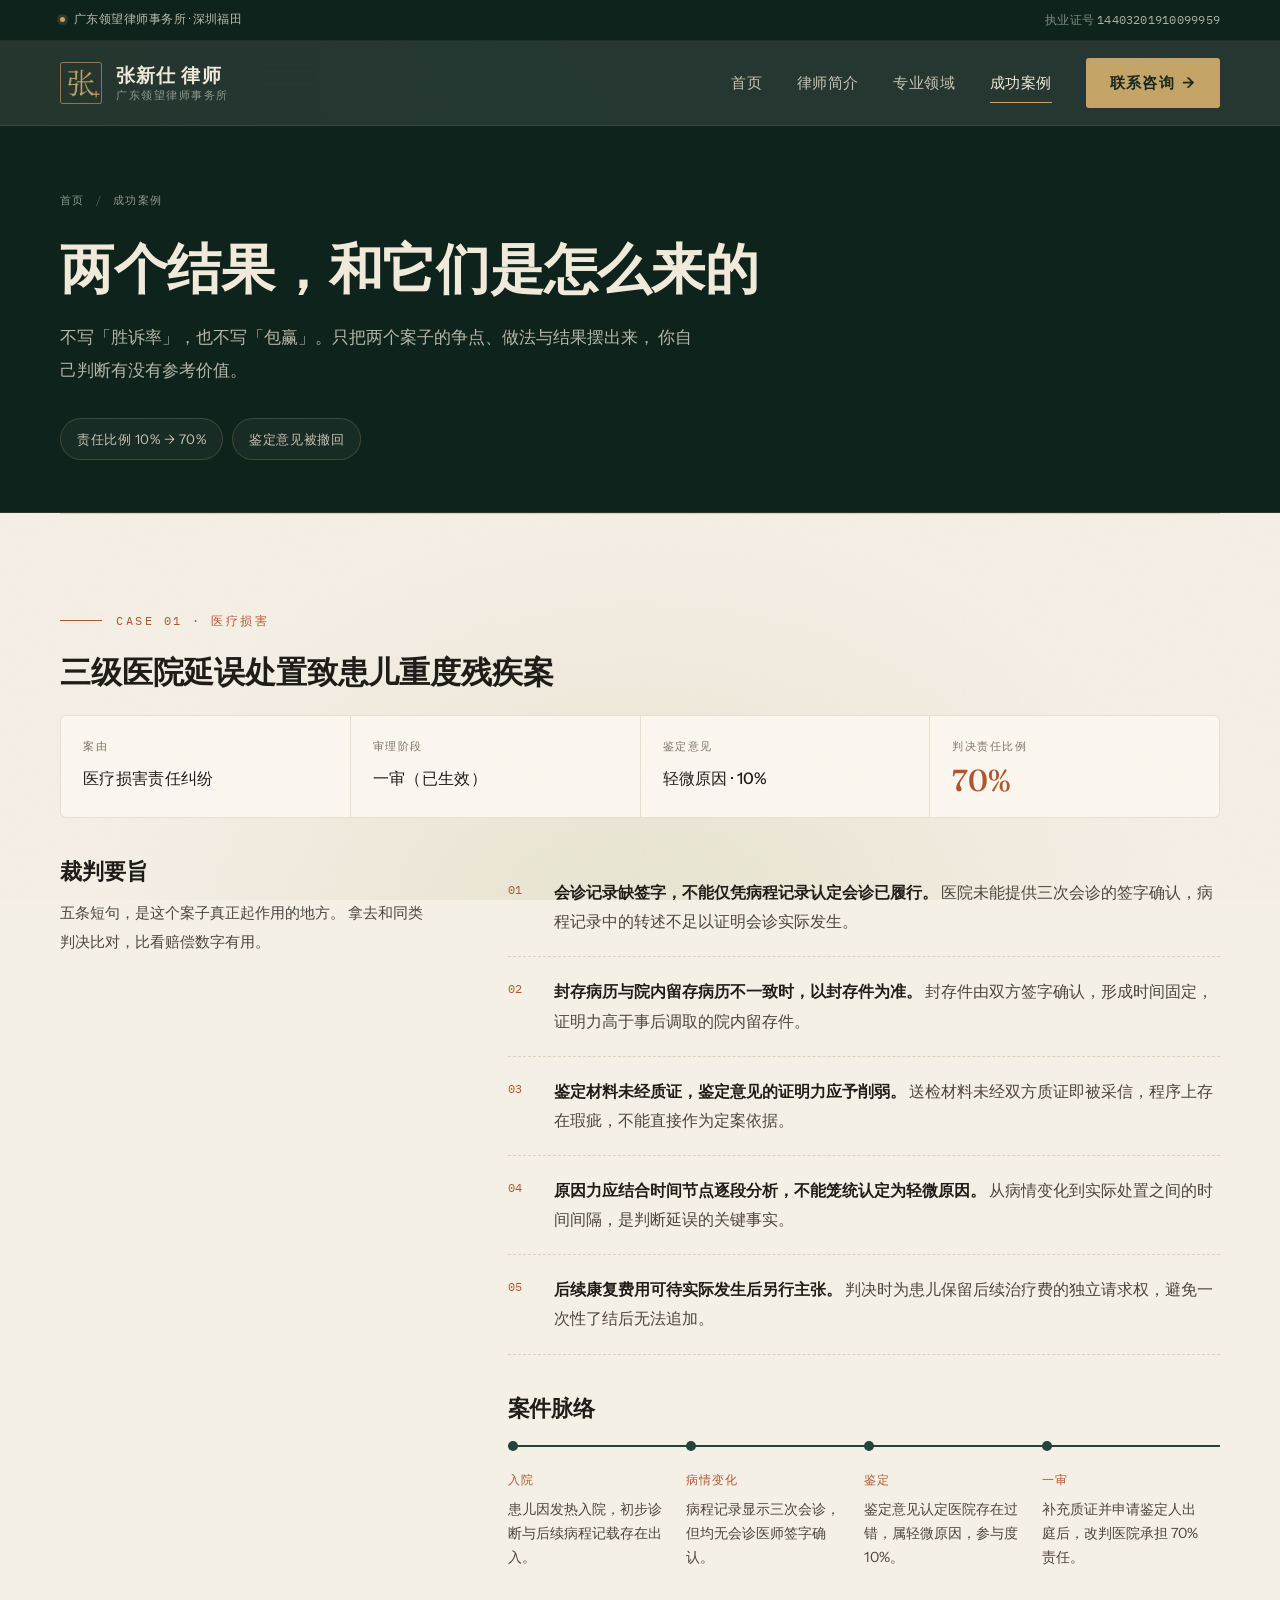
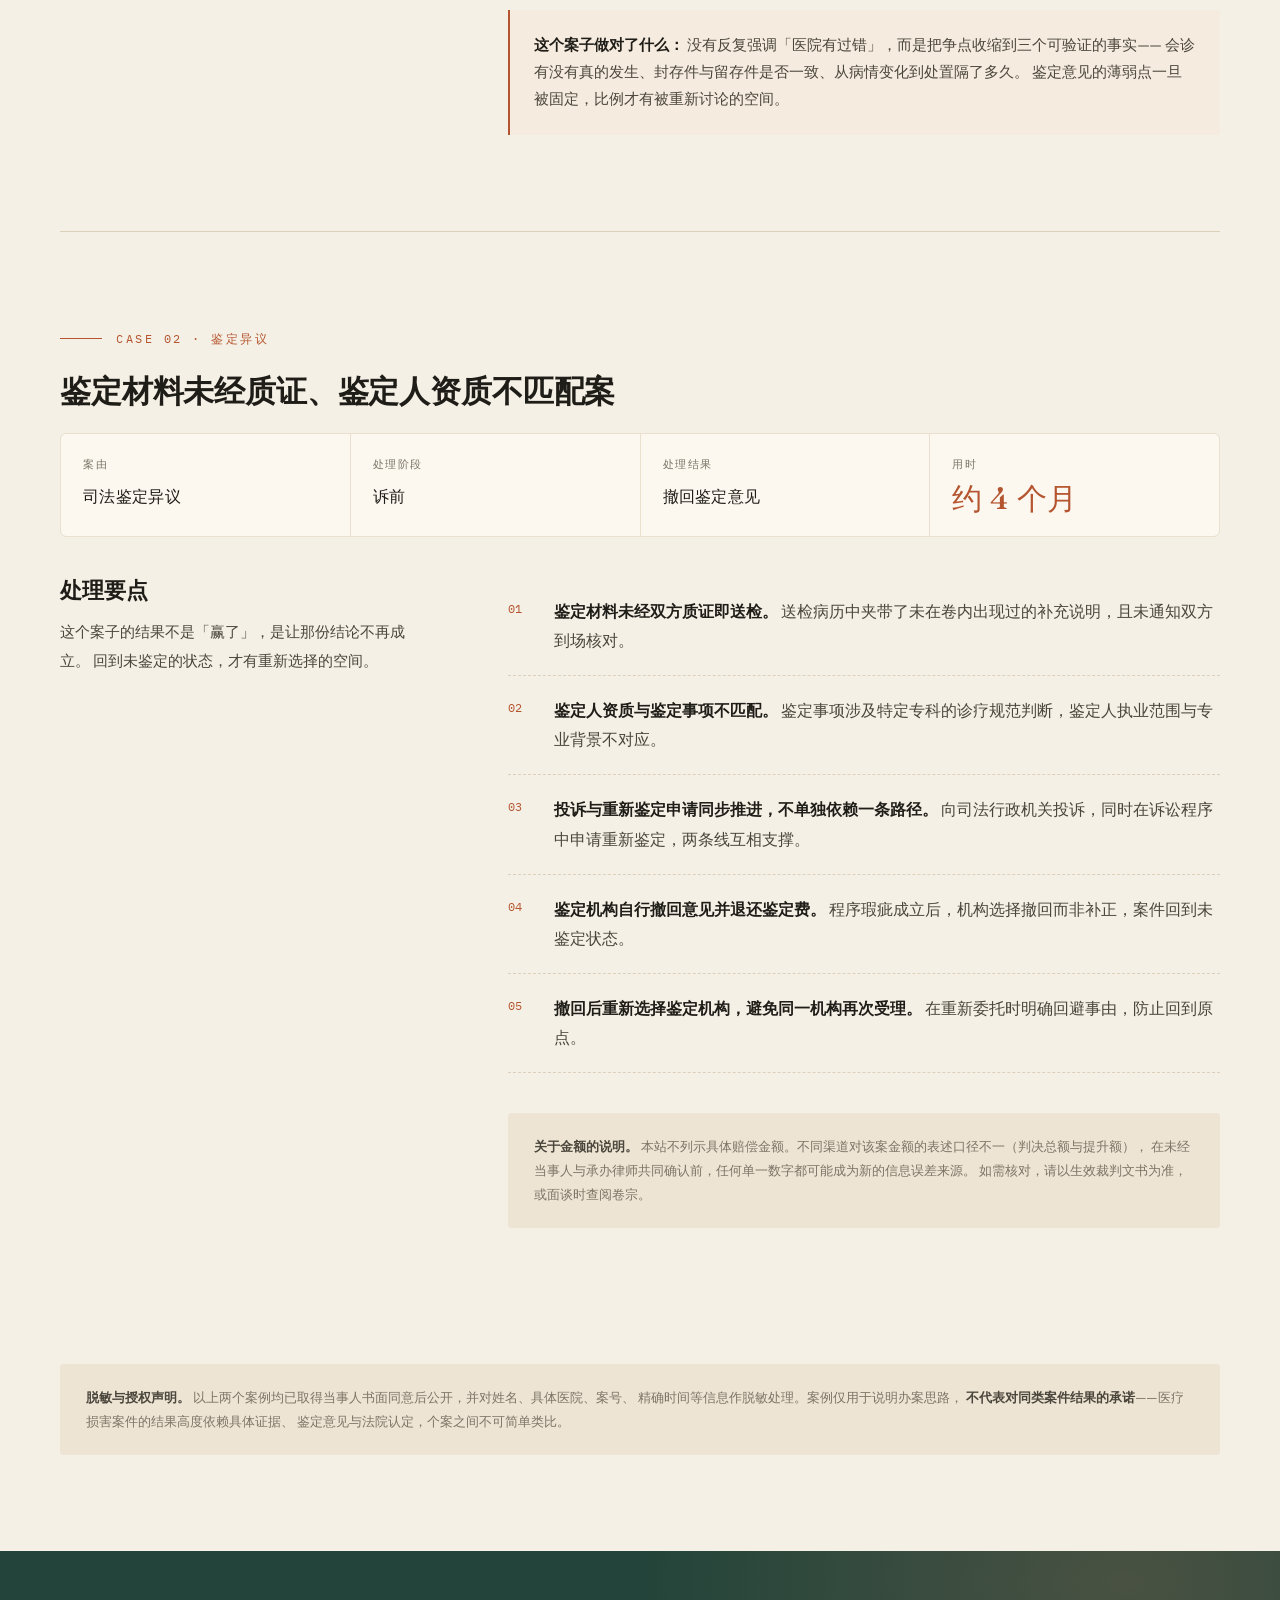
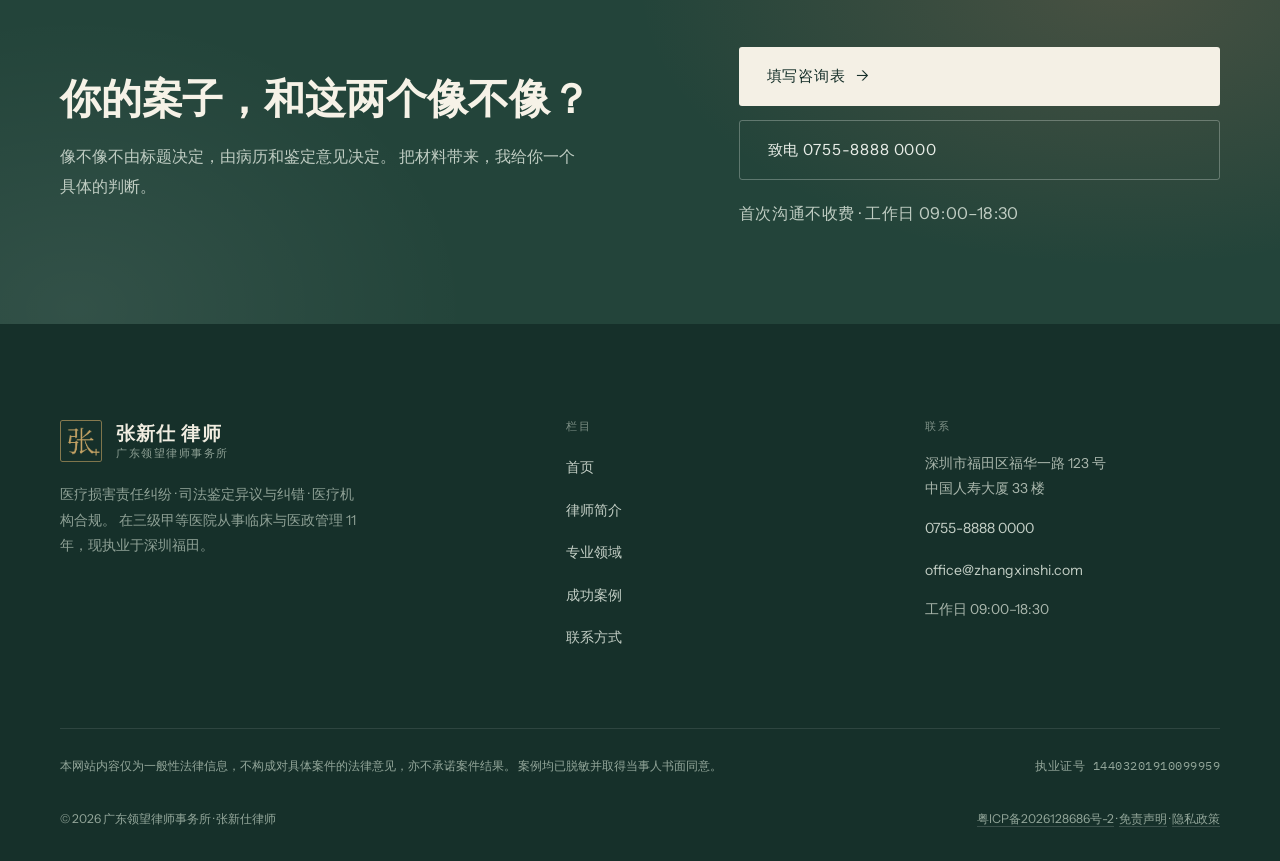
<file: cases.html>
<!DOCTYPE html>
<html lang="zh-CN">
<head>
<meta charset="utf-8">
<meta name="viewport" content="width=device-width, initial-scale=1, viewport-fit=cover">
<title>成功案例｜责任比例 10% 改判 70% · 鉴定意见撤回｜张新仕律师</title>
<meta name="description" content="两个已脱敏并取得当事人书面同意的医疗纠纷案例：鉴定认定医院负轻微原因 10% 责任，一审改判 70%；鉴定材料未经质证、鉴定人资质不匹配，鉴定机构撤回意见并退还鉴定费。">
<link rel="canonical" href="https://zhangxinshi.com/cases/">
<meta property="og:title" content="成功案例｜张新仕律师">
<meta property="og:url" content="https://zhangxinshi.com/cases/">
<meta name="theme-color" content="#0F231D">
<link rel="icon" href="/favicon.ico" sizes="any">
<link rel="icon" type="image/svg+xml" href="/favicon.svg">
<link rel="icon" type="image/png" sizes="32x32" href="/favicon-32x32.png">
<link rel="apple-touch-icon" href="/favicon-180x180.png">

<link rel="preconnect" href="https://fonts.googleapis.com">
<link rel="preconnect" href="https://fonts.gstatic.com" crossorigin>
<link href="https://fonts.googleapis.com/css2?family=Fraunces:ital,opsz,wght@0,9..144,400..700;1,9..144,400..600&family=Instrument+Sans:wght@400;500;600&family=IBM+Plex+Mono:wght@400;500&display=swap" rel="stylesheet">
<link rel="stylesheet" href="assets/css/tokens.css">
<link rel="stylesheet" href="assets/css/main.css">
<script>document.documentElement.classList.add('js');</script>

<script type="application/ld+json">
{
  "@context": "https://schema.org",
  "@graph": [
    {
      "@type": "Article",
      "headline": "三级医院延误处置致患儿重度残疾案：责任比例由 10% 改判至 70%",
      "datePublished": "2026-10-30",
      "author": { "@id": "https://zhangxinshi.com/#person" },
      "publisher": { "@id": "https://zhangxinshi.com/#legalservice" }
    },
    {
      "@type": "Article",
      "headline": "鉴定材料未经质证、鉴定人资质不匹配：鉴定机构撤回意见并退费",
      "datePublished": "2026-10-30",
      "author": { "@id": "https://zhangxinshi.com/#person" },
      "publisher": { "@id": "https://zhangxinshi.com/#legalservice" }
    }
  ]
}
</script>
<meta property="og:image" content="https://zhangxinshi.com/assets/img/og-cover.jpg">
<meta property="og:image:width" content="1200">
<meta property="og:image:height" content="630">
<meta property="og:image:alt" content="张新仕律师，广东领望律师事务所监事、高级合伙人">
<meta name="twitter:card" content="summary_large_image">
</head>
<body>

<div class="topbar">
  <div class="wrap topbar-inner">
    <p class="topbar-note"><span class="dot"></span>广东领望律师事务所 · 深圳福田</p>
    <p class="topbar-meta">执业证号 <span class="mono">14403201910099959</span></p>
  </div>
</div>

<header class="site-head">
  <div class="wrap head-inner">
    <a class="brand" href="index.html" aria-label="张新仕律师 首页">
      <span class="brand-mark" aria-hidden="true"><img src="assets/img/zhangxinshi-mark.png" alt="" width="436" height="436"></span>
      <span class="brand-text"><strong>张新仕 律师</strong><em>广东领望律师事务所</em></span>
    </a>

    <nav class="nav" id="nav" aria-label="主导航">
      <a href="index.html">首页</a>
      <a href="about.html">律师简介</a>
      <a href="services.html">专业领域</a>
      <a href="cases.html" aria-current="page">成功案例</a>
      <a class="nav-cta" href="contact.html">联系咨询<span class="arrow" aria-hidden="true">→</span></a>
    </nav>

    <button class="nav-toggle" type="button" aria-label="打开菜单" aria-expanded="false" aria-controls="nav">
      <span></span>
    </button>
  </div>
</header>

<main>

  <section class="page-hero">
    <div class="wrap">
      <nav class="crumb" aria-label="面包屑">
        <a href="index.html">首页</a>
        <span class="sep">/</span>
        <span>成功案例</span>
      </nav>
      <h1>两个结果，和它们是怎么来的</h1>
      <p class="lede">
        不写「胜诉率」，也不写「包赢」。只把两个案子的争点、做法与结果摆出来，
        你自己判断有没有参考价值。
      </p>

      <nav class="anchor-nav" aria-label="本页目录">
        <a href="#case-70">责任比例 10% → 70%</a>
        <a href="#case-withdraw">鉴定意见被撤回</a>
      </nav>
    </div>
  </section>

  <div class="wrap">

    <!-- ======================= 案例一 ======================= -->
    <section class="case-block" id="case-70">
      <div class="section-head" data-reveal style="margin-bottom:var(--sp-3)">
        <p class="kicker">Case 01 · 医疗损害</p>
        <h2 style="font-size:clamp(1.5rem,2.4vw,2.1rem)">三级医院延误处置致患儿重度残疾案</h2>
      </div>

      <dl class="case-meta-grid" data-reveal>
        <div>
          <dt>案由</dt>
          <dd>医疗损害责任纠纷</dd>
        </div>
        <div>
          <dt>审理阶段</dt>
          <dd>一审（已生效）</dd>
        </div>
        <div>
          <dt>鉴定意见</dt>
          <dd>轻微原因 · 10%</dd>
        </div>
        <div>
          <dt>判决责任比例</dt>
          <dd class="big">70%</dd>
        </div>
      </dl>

      <div class="split" style="margin-top:var(--sp-4)">
        <div class="split-head" data-reveal>
          <h3 style="font-family:var(--font-display);font-size:1.4rem;margin-bottom:14px">裁判要旨</h3>
          <p style="max-width:24em">
            五条短句，是这个案子真正起作用的地方。
            拿去和同类判决比对，比看赔偿数字有用。
          </p>
        </div>

        <div data-reveal>
          <ol class="findings">
            <li>
              <b>会诊记录缺签字，不能仅凭病程记录认定会诊已履行。</b>
              医院未能提供三次会诊的签字确认，病程记录中的转述不足以证明会诊实际发生。
            </li>
            <li>
              <b>封存病历与院内留存病历不一致时，以封存件为准。</b>
              封存件由双方签字确认，形成时间固定，证明力高于事后调取的院内留存件。
            </li>
            <li>
              <b>鉴定材料未经质证，鉴定意见的证明力应予削弱。</b>
              送检材料未经双方质证即被采信，程序上存在瑕疵，不能直接作为定案依据。
            </li>
            <li>
              <b>原因力应结合时间节点逐段分析，不能笼统认定为轻微原因。</b>
              从病情变化到实际处置之间的时间间隔，是判断延误的关键事实。
            </li>
            <li>
              <b>后续康复费用可待实际发生后另行主张。</b>
              判决时为患儿保留后续治疗费的独立请求权，避免一次性了结后无法追加。
            </li>
          </ol>

          <h3 style="font-family:var(--font-display);font-size:1.4rem;margin:var(--sp-4) 0 0">案件脉络</h3>
          <ol class="h-timeline" style="margin-top:var(--sp-3)">
            <li>
              <span class="when mono">入院</span>
              <p>患儿因发热入院，初步诊断与后续病程记载存在出入。</p>
            </li>
            <li>
              <span class="when mono">病情变化</span>
              <p>病程记录显示三次会诊，但均无会诊医师签字确认。</p>
            </li>
            <li>
              <span class="when mono">鉴定</span>
              <p>鉴定意见认定医院存在过错，属轻微原因，参与度 10%。</p>
            </li>
            <li>
              <span class="when mono">一审</span>
              <p>补充质证并申请鉴定人出庭后，改判医院承担 70% 责任。</p>
            </li>
          </ol>

          <div class="note-box" style="margin-top:var(--sp-4)">
            <b>这个案子做对了什么：</b>
            没有反复强调「医院有过错」，而是把争点收缩到三个可验证的事实——
            会诊有没有真的发生、封存件与留存件是否一致、从病情变化到处置隔了多久。
            鉴定意见的薄弱点一旦被固定，比例才有被重新讨论的空间。
          </div>
        </div>
      </div>
    </section>

    <!-- ======================= 案例二 ======================= -->
    <section class="case-block" id="case-withdraw">
      <div class="section-head" data-reveal style="margin-bottom:var(--sp-3)">
        <p class="kicker">Case 02 · 鉴定异议</p>
        <h2 style="font-size:clamp(1.5rem,2.4vw,2.1rem)">鉴定材料未经质证、鉴定人资质不匹配案</h2>
      </div>

      <dl class="case-meta-grid" data-reveal>
        <div>
          <dt>案由</dt>
          <dd>司法鉴定异议</dd>
        </div>
        <div>
          <dt>处理阶段</dt>
          <dd>诉前</dd>
        </div>
        <div>
          <dt>处理结果</dt>
          <dd>撤回鉴定意见</dd>
        </div>
        <div>
          <dt>用时</dt>
          <dd class="big">约 4 个月</dd>
        </div>
      </dl>

      <div class="split" style="margin-top:var(--sp-4)">
        <div class="split-head" data-reveal>
          <h3 style="font-family:var(--font-display);font-size:1.4rem;margin-bottom:14px">处理要点</h3>
          <p style="max-width:24em">
            这个案子的结果不是「赢了」，是让那份结论不再成立。
            回到未鉴定的状态，才有重新选择的空间。
          </p>
        </div>

        <div data-reveal>
          <ol class="findings">
            <li>
              <b>鉴定材料未经双方质证即送检。</b>
              送检病历中夹带了未在卷内出现过的补充说明，且未通知双方到场核对。
            </li>
            <li>
              <b>鉴定人资质与鉴定事项不匹配。</b>
              鉴定事项涉及特定专科的诊疗规范判断，鉴定人执业范围与专业背景不对应。
            </li>
            <li>
              <b>投诉与重新鉴定申请同步推进，不单独依赖一条路径。</b>
              向司法行政机关投诉，同时在诉讼程序中申请重新鉴定，两条线互相支撑。
            </li>
            <li>
              <b>鉴定机构自行撤回意见并退还鉴定费。</b>
              程序瑕疵成立后，机构选择撤回而非补正，案件回到未鉴定状态。
            </li>
            <li>
              <b>撤回后重新选择鉴定机构，避免同一机构再次受理。</b>
              在重新委托时明确回避事由，防止回到原点。
            </li>
          </ol>

          <div class="disclaimer-box">
            <b>关于金额的说明。</b>
            本站不列示具体赔偿金额。不同渠道对该案金额的表述口径不一（判决总额与提升额），
            在未经当事人与承办律师共同确认前，任何单一数字都可能成为新的信息误差来源。
            如需核对，请以生效裁判文书为准，或面谈时查阅卷宗。
          </div>
        </div>
      </div>
    </section>

    <!-- ======================= 脱敏声明 ======================= -->
    <section style="padding-bottom:var(--sp-6)">
      <div class="disclaimer-box" data-reveal>
        <b>脱敏与授权声明。</b>
        以上两个案例均已取得当事人书面同意后公开，并对姓名、具体医院、案号、
        精确时间等信息作脱敏处理。案例仅用于说明办案思路，
        <b>不代表对同类案件结果的承诺</b>——医疗损害案件的结果高度依赖具体证据、
        鉴定意见与法院认定，个案之间不可简单类比。
      </div>
    </section>

  </div>

  <section class="cta-band">
    <div class="wrap cta-inner">
      <div>
        <h2>你的案子，和这两个像不像？</h2>
        <p>
          像不像不由标题决定，由病历和鉴定意见决定。
          把材料带来，我给你一个具体的判断。
        </p>
      </div>
      <div class="cta-actions">
        <a class="btn btn--primary" href="contact.html">
          填写咨询表<span class="arrow" aria-hidden="true">→</span>
        </a>
        <a class="btn btn--ghost" href="tel:+8675588880000">致电 0755-8888 0000</a>
        <p class="cta-note">首次沟通不收费 · 工作日 09:00–18:30</p>
      </div>
    </div>
  </section>

</main>

<footer class="site-foot">
  <div class="wrap">
    <div class="foot-grid">
      <div class="foot-brand">
        <a class="brand" href="index.html">
          <span class="brand-mark" aria-hidden="true"><img src="assets/img/zhangxinshi-mark.png" alt="" width="436" height="436"></span>
          <span class="brand-text"><strong>张新仕 律师</strong><em>广东领望律师事务所</em></span>
        </a>
        <p>
          医疗损害责任纠纷 · 司法鉴定异议与纠错 · 医疗机构合规。
          在三级甲等医院从事临床与医政管理 11 年，现执业于深圳福田。
        </p>
      </div>

      <div class="foot-col">
        <h5>栏目</h5>
        <ul>
          <li><a href="index.html">首页</a></li>
          <li><a href="about.html">律师简介</a></li>
          <li><a href="services.html">专业领域</a></li>
          <li><a href="cases.html">成功案例</a></li>
          <li><a href="contact.html">联系方式</a></li>
        </ul>
      </div>

      <div class="foot-col">
        <h5>联系</h5>
        <ul>
          <li class="info">深圳市福田区福华一路 123 号<br>中国人寿大厦 33 楼</li>
          <li><a href="tel:+8675588880000">0755-8888 0000</a></li>
          <li><a href="mailto:office@zhangxinshi.com">office@zhangxinshi.com</a></li>
          <li class="info">工作日 09:00–18:30</li>
        </ul>
      </div>
    </div>

    <div class="foot-legal">
      <p>
        本网站内容仅为一般性法律信息，不构成对具体案件的法律意见，亦不承诺案件结果。
        案例均已脱敏并取得当事人书面同意。
      </p>
      <p class="lic">执业证号 14403201910099959</p>
    </div>
    <div class="foot-legal" style="padding-top:0;border-top:0">
      <p>© 2026 广东领望律师事务所 · 张新仕律师</p>
      <p><a href="https://beian.miit.gov.cn/" target="_blank" rel="noopener noreferrer">粤ICP备2026128686号-2</a> · <a href="#">免责声明</a> · <a href="#">隐私政策</a></p>
    </div>
  </div>
</footer>

<div class="dock">
  <a class="dock-call" href="tel:+8675588880000">
    <svg width="15" height="15" viewBox="0 0 16 16" fill="none" aria-hidden="true"><path d="M3.2 2h2.3l1.1 2.8-1.4 1a8.4 8.4 0 0 0 4 4l1-1.4L13 9.5v2.3c0 .9-.7 1.6-1.6 1.5A10.7 10.7 0 0 1 1.7 3.6C1.6 2.7 2.3 2 3.2 2Z" stroke="currentColor" stroke-width="1.3" stroke-linejoin="round"/></svg>
    打电话
  </a>
  <a class="dock-ask" href="contact.html">在线咨询</a>
</div>

<script src="assets/js/main.js"></script>
</body>
</html>
</file>
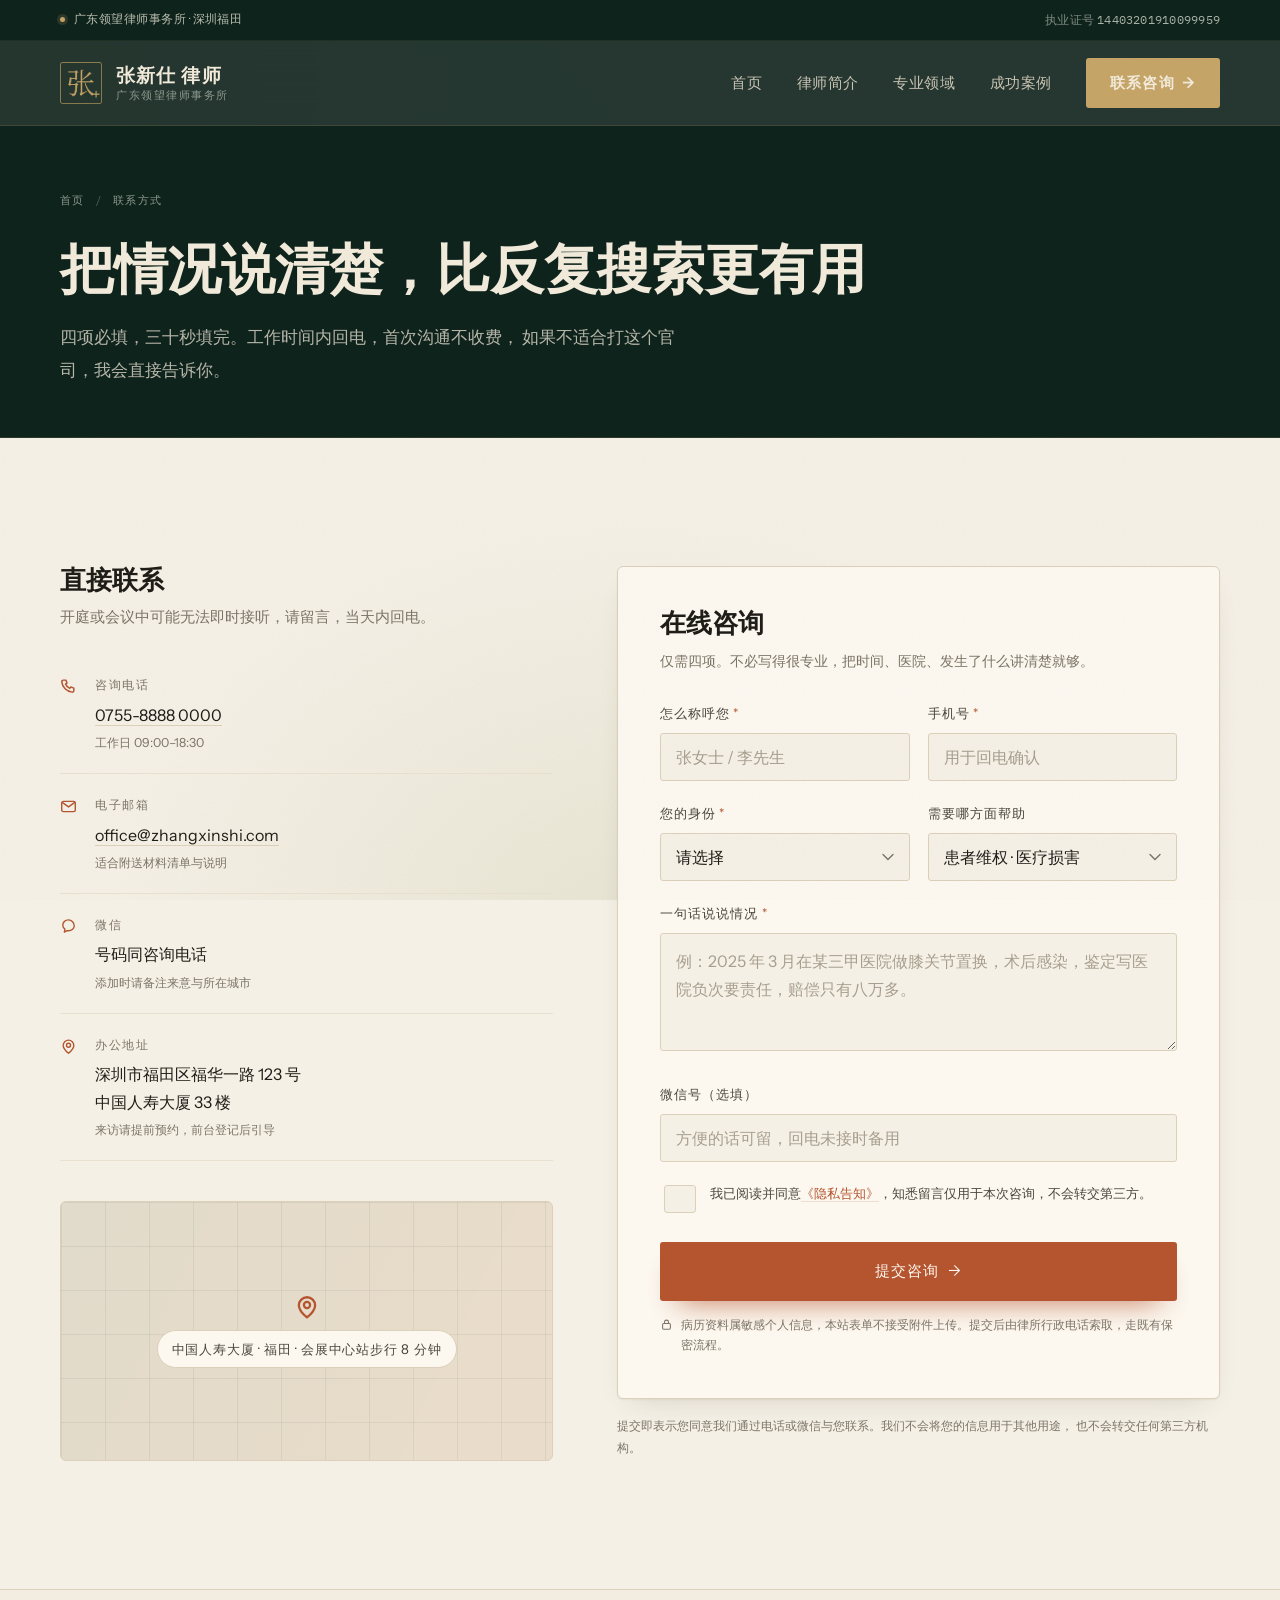
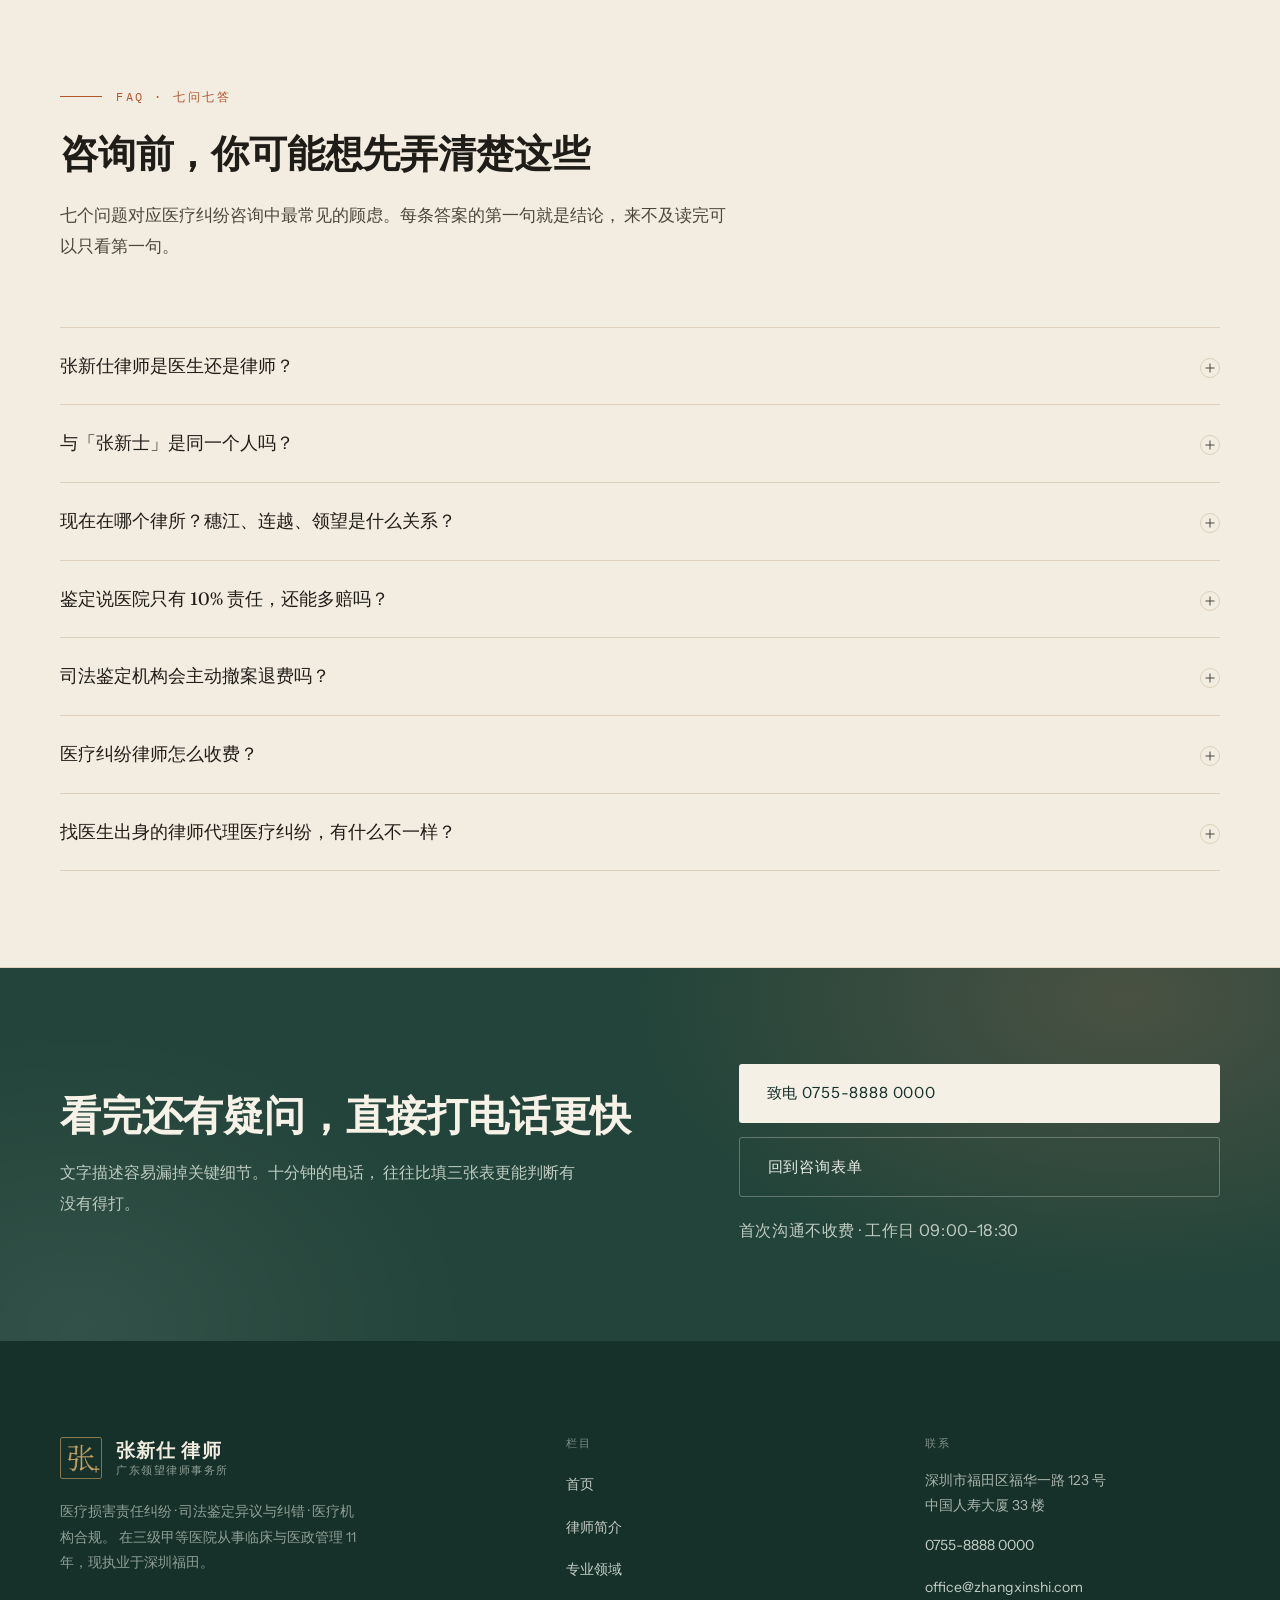
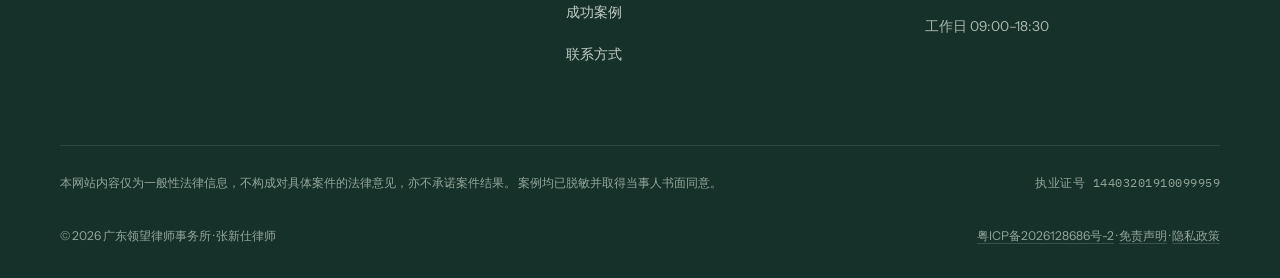
<file: contact.html>
<!DOCTYPE html>
<html lang="zh-CN">
<head>
<meta charset="utf-8">
<meta name="viewport" content="width=device-width, initial-scale=1, viewport-fit=cover">
<title>联系与咨询｜张新仕律师 · 广东领望律师事务所</title>
<meta name="description" content="咨询张新仕律师：4 项必填，30 秒填完，首次沟通不收费。地址深圳市福田区福华一路 123 号中国人寿大厦 33 楼，工作日 09:00–18:30。附医疗纠纷常见七问七答。">
<link rel="canonical" href="https://zhangxinshi.com/contact/">
<meta property="og:title" content="联系与咨询｜张新仕律师">
<meta property="og:url" content="https://zhangxinshi.com/contact/">
<meta name="theme-color" content="#0F231D">
<link rel="icon" href="/favicon.ico" sizes="any">
<link rel="icon" type="image/svg+xml" href="/favicon.svg">
<link rel="icon" type="image/png" sizes="32x32" href="/favicon-32x32.png">
<link rel="apple-touch-icon" href="/favicon-180x180.png">

<link rel="preconnect" href="https://fonts.googleapis.com">
<link rel="preconnect" href="https://fonts.gstatic.com" crossorigin>
<link href="https://fonts.googleapis.com/css2?family=Fraunces:ital,opsz,wght@0,9..144,400..700;1,9..144,400..600&family=Instrument+Sans:wght@400;500;600&family=IBM+Plex+Mono:wght@400;500&display=swap" rel="stylesheet">
<link rel="stylesheet" href="assets/css/tokens.css">
<link rel="stylesheet" href="assets/css/main.css">
<script>document.documentElement.classList.add('js');</script>

<script type="application/ld+json">
{
  "@context": "https://schema.org",
  "@type": "FAQPage",
  "mainEntity": [
    {
      "@type": "Question",
      "name": "张新仕律师是医生还是律师？",
      "acceptedAnswer": {
        "@type": "Answer",
        "text": "是律师。医学本科毕业后在三级甲等医院从事临床与医政管理工作共 11 年，取得主治医师资格，之后转做律师，现为广东领望律师事务所监事、高级合伙人。用「医政管理」而非「当医生」描述这段经历，是因为它同时解释了对病历、对鉴定、对医院内部流程的三重熟悉度。"
      }
    },
    {
      "@type": "Question",
      "name": "与「张新士」是同一个人吗？",
      "acceptedAnswer": {
        "@type": "Answer",
        "text": "不是。本人姓名用字为「张新仕」，「仕」为单人旁。可核对三个唯一标识：姓名用字、执业证号 14403201910099959、执业机构广东领望律师事务所。"
      }
    },
    {
      "@type": "Question",
      "name": "现在在哪个律所？穗江、连越、领望是什么关系？",
      "acceptedAnswer": {
        "@type": "Answer",
        "text": "现执业于广东领望律师事务所，任监事、高级合伙人。穗江、连越、领望是三个阶段的执业机构：执业起点在广东穗江律师事务所，之后转入广东连越律师事务所，现执业于广东领望律师事务所。律师转所需办理变更手续，执业年限连续计算。"
      }
    },
    {
      "@type": "Question",
      "name": "鉴定说医院只有 10% 责任，还能多赔吗？",
      "acceptedAnswer": {
        "@type": "Answer",
        "text": "能，但前提是找到鉴定意见本身的漏洞。责任比例由鉴定意见中的原因力分析决定，要动它只有三条路：申请重新鉴定、申请鉴定人出庭接受质询、指出鉴定程序或材料瑕疵。这三条路都需要具体技术理由，例如鉴定材料未经质证、鉴定人资质与鉴定事项不匹配。"
      }
    },
    {
      "@type": "Question",
      "name": "司法鉴定机构会主动撤案退费吗？",
      "acceptedAnswer": {
        "@type": "Answer",
        "text": "会，但只在程序瑕疵成立时。常见情形是鉴定材料未经双方质证即被采信、鉴定人资质与鉴定事项不匹配。做法是向司法行政机关投诉，同时在诉讼程序中申请重新鉴定，两条线同步推进。机构若选择撤回而非补正，案件回到未鉴定状态，可重新委托并明确回避事由。"
      }
    },
    {
      "@type": "Question",
      "name": "医疗纠纷律师怎么收费？",
      "acceptedAnswer": {
        "@type": "Answer",
        "text": "三种模式：按阶段收费，适合事实清楚、只差走程序的案子；计时收费，适合先做鉴定评估再决定是否起诉的案子；风险代理，适合赔偿金额较大、责任比例有争取空间的案子。首次沟通不收费，看完材料后出具书面方案，写清金额与节点。"
      }
    },
    {
      "@type": "Question",
      "name": "找医生出身的律师代理医疗纠纷，有什么不一样？",
      "acceptedAnswer": {
        "@type": "Answer",
        "text": "差别在能不能读懂材料背后的东西。看得懂病历里的术语与补记痕迹，看得懂鉴定意见的原因力分析是怎么得出的，也知道医院内部在争议发生后由谁定调、依据哪份材料。这些不能保证结果，但能让问题在第一轮就被问到点子上。"
      }
    }
  ]
}
</script>
<meta property="og:image" content="https://zhangxinshi.com/assets/img/og-cover.jpg">
<meta property="og:image:width" content="1200">
<meta property="og:image:height" content="630">
<meta property="og:image:alt" content="张新仕律师，广东领望律师事务所监事、高级合伙人">
<meta name="twitter:card" content="summary_large_image">
</head>
<body>

<div class="topbar">
  <div class="wrap topbar-inner">
    <p class="topbar-note"><span class="dot"></span>广东领望律师事务所 · 深圳福田</p>
    <p class="topbar-meta">执业证号 <span class="mono">14403201910099959</span></p>
  </div>
</div>

<header class="site-head">
  <div class="wrap head-inner">
    <a class="brand" href="index.html" aria-label="张新仕律师 首页">
      <span class="brand-mark" aria-hidden="true"><img src="assets/img/zhangxinshi-mark.png" alt="" width="436" height="436"></span>
      <span class="brand-text"><strong>张新仕 律师</strong><em>广东领望律师事务所</em></span>
    </a>

    <nav class="nav" id="nav" aria-label="主导航">
      <a href="index.html">首页</a>
      <a href="about.html">律师简介</a>
      <a href="services.html">专业领域</a>
      <a href="cases.html">成功案例</a>
      <a class="nav-cta" href="contact.html" aria-current="page">联系咨询<span class="arrow" aria-hidden="true">→</span></a>
    </nav>

    <button class="nav-toggle" type="button" aria-label="打开菜单" aria-expanded="false" aria-controls="nav">
      <span></span>
    </button>
  </div>
</header>

<main>

  <section class="page-hero">
    <div class="wrap">
      <nav class="crumb" aria-label="面包屑">
        <a href="index.html">首页</a>
        <span class="sep">/</span>
        <span>联系方式</span>
      </nav>
      <h1>把情况说清楚，比反复搜索更有用</h1>
      <p class="lede">
        四项必填，三十秒填完。工作时间内回电，首次沟通不收费，
        如果不适合打这个官司，我会直接告诉你。
      </p>
    </div>
  </section>

  <section class="section">
    <div class="wrap contact-grid">

      <!-- ============================ 联系信息 ============================ -->
      <div data-reveal>
        <h2 style="font-size:1.6rem;margin-bottom:8px">直接联系</h2>
        <p style="font-size:.92rem;color:var(--ink-3);line-height:1.8">
          开庭或会议中可能无法即时接听，请留言，当天内回电。
        </p>

        <dl class="contact-list">
          <div class="contact-item">
            <span class="ico" aria-hidden="true">
              <svg width="17" height="17" viewBox="0 0 16 16" fill="none"><path d="M3.2 2h2.3l1.1 2.8-1.4 1a8.4 8.4 0 0 0 4 4l1-1.4L13 9.5v2.3c0 .9-.7 1.6-1.6 1.5A10.7 10.7 0 0 1 1.7 3.6C1.6 2.7 2.3 2 3.2 2Z" stroke="currentColor" stroke-width="1.4" stroke-linejoin="round"/></svg>
            </span>
            <div>
              <dt>咨询电话</dt>
              <dd><a href="tel:+8675588880000">0755-8888 0000</a><small>工作日 09:00–18:30</small></dd>
            </div>
          </div>

          <div class="contact-item">
            <span class="ico" aria-hidden="true">
              <svg width="17" height="17" viewBox="0 0 16 16" fill="none"><rect x="1.6" y="3.2" width="12.8" height="9.6" rx="1.6" stroke="currentColor" stroke-width="1.3"/><path d="m2.4 4.4 5.6 4 5.6-4" stroke="currentColor" stroke-width="1.3" stroke-linecap="round" stroke-linejoin="round"/></svg>
            </span>
            <div>
              <dt>电子邮箱</dt>
              <dd><a href="mailto:office@zhangxinshi.com">office@zhangxinshi.com</a><small>适合附送材料清单与说明</small></dd>
            </div>
          </div>

          <div class="contact-item">
            <span class="ico" aria-hidden="true">
              <svg width="17" height="17" viewBox="0 0 16 16" fill="none"><path d="M8 1.8c-3 0-5.4 2.1-5.4 4.8 0 1.5.8 2.9 2 3.8l-.5 2.9 2.6-1.4c.4.1.9.1 1.3.1 3 0 5.4-2.1 5.4-4.8S11 1.8 8 1.8Z" stroke="currentColor" stroke-width="1.3" stroke-linejoin="round"/></svg>
            </span>
            <div>
              <dt>微信</dt>
              <dd>号码同咨询电话<small>添加时请备注来意与所在城市</small></dd>
            </div>
          </div>

          <div class="contact-item">
            <span class="ico" aria-hidden="true">
              <svg width="17" height="17" viewBox="0 0 16 16" fill="none"><path d="M8 14.4s5-4.2 5-7.4a5 5 0 0 0-10 0c0 3.2 5 7.4 5 7.4Z" stroke="currentColor" stroke-width="1.3" stroke-linejoin="round"/><circle cx="8" cy="6.8" r="1.9" stroke="currentColor" stroke-width="1.3"/></svg>
            </span>
            <div>
              <dt>办公地址</dt>
              <dd>深圳市福田区福华一路 123 号<br>中国人寿大厦 33 楼<small>来访请提前预约，前台登记后引导</small></dd>
            </div>
          </div>
        </dl>

        <div class="map-frame" role="img" aria-label="办公地址位置示意：深圳市福田区福华一路 123 号中国人寿大厦 33 楼">
          <div class="pin">
            <svg width="26" height="26" viewBox="0 0 16 16" fill="none" aria-hidden="true"><path d="M8 14.4s5-4.2 5-7.4a5 5 0 0 0-10 0c0 3.2 5 7.4 5 7.4Z" stroke="currentColor" stroke-width="1.4" stroke-linejoin="round"/><circle cx="8" cy="6.8" r="1.9" stroke="currentColor" stroke-width="1.4"/></svg>
            <span>中国人寿大厦 · 福田 · 会展中心站步行 8 分钟</span>
          </div>
        </div>
      </div>

      <!-- ============================= 表单 ============================= -->
      <div data-reveal data-delay="1">
        <div class="form-card">
          <h2>在线咨询</h2>
          <p class="form-Intro">
            仅需四项。不必写得很专业，把时间、医院、发生了什么讲清楚就够。
          </p>

          <form id="consult-form" novalidate>
            <div class="field-row">
              <div class="field">
                <label for="f-name">怎么称呼您<span class="req">*</span></label>
                <input id="f-name" name="name" type="text" autocomplete="name" placeholder="张女士 / 李先生" maxlength="20">
                <p class="err" role="alert"></p>
              </div>

              <div class="field">
                <label for="f-phone">手机号<span class="req">*</span></label>
                <input id="f-phone" name="phone" type="tel" inputmode="numeric" autocomplete="tel" placeholder="用于回电确认" maxlength="11">
                <p class="err" role="alert"></p>
              </div>
            </div>

            <div class="field-row">
              <div class="field">
                <label for="f-identity">您的身份<span class="req">*</span></label>
                <select id="f-identity" name="identity">
                  <option value="">请选择</option>
                  <option value="patient">患者本人或家属</option>
                  <option value="hospital">医疗机构 / 医务科</option>
                  <option value="pharma">医药、器械企业</option>
                  <option value="peer">同行律师 / 律所</option>
                  <option value="media">媒体 / 学术</option>
                  <option value="other">其他</option>
                </select>
                <p class="err" role="alert"></p>
              </div>

              <div class="field">
                <label for="f-service">需要哪方面帮助</label>
                <select id="f-service" name="service">
                  <option value="patient-rights">患者维权 · 医疗损害</option>
                  <option value="medical-appraisal">司法鉴定异议与纠错</option>
                  <option value="hospital-compliance">机构合规与常年顾问</option>
                  <option value="other">还不确定，想先咨询</option>
                </select>
                <p class="err" role="alert"></p>
              </div>
            </div>

            <div class="field">
              <label for="f-message">一句话说说情况<span class="req">*</span></label>
              <textarea id="f-message" name="message" maxlength="500" placeholder="例：2025 年 3 月在某三甲医院做膝关节置换，术后感染，鉴定写医院负次要责任，赔偿只有八万多。"></textarea>
              <p class="err" role="alert"></p>
            </div>

            <div class="field">
              <label for="f-wechat">微信号（选填）</label>
              <input id="f-wechat" name="wechat" type="text" placeholder="方便的话可留，回电未接时备用" maxlength="30">
            </div>

            <div class="field">
              <label class="check" for="f-agree">
                <input id="f-agree" name="agree" type="checkbox">
                <span>我已阅读并同意<a href="#">《隐私告知》</a>，知悉留言仅用于本次咨询，不会转交第三方。</span>
              </label>
              <p class="err" role="alert"></p>
            </div>

            <p id="form-alert" hidden style="margin-bottom:16px;font-size:.84rem;color:var(--clay);line-height:1.7"></p>

            <button class="btn btn--clay btn--block" type="submit" style="margin-top:6px">
              提交咨询<span class="arrow" aria-hidden="true">→</span>
            </button>

            <p class="form-privacy">
              <svg width="13" height="13" viewBox="0 0 16 16" fill="none" aria-hidden="true"><rect x="3.2" y="6.8" width="9.6" height="7" rx="1.4" stroke="currentColor" stroke-width="1.3"/><path d="M5.6 6.8V5a2.4 2.4 0 0 1 4.8 0v1.8" stroke="currentColor" stroke-width="1.3" stroke-linecap="round"/></svg>
              病历资料属敏感个人信息，本站表单不接受附件上传。提交后由律所行政电话索取，走既有保密流程。
            </p>
          </form>

          <div class="form-success" id="form-success" tabindex="-1" aria-live="polite">
            <div class="ok-mark" aria-hidden="true">
              <svg width="24" height="24" viewBox="0 0 24 24" fill="none"><path d="m5 12.5 4.5 4.5L19 7.5" stroke="currentColor" stroke-width="1.8" stroke-linecap="round" stroke-linejoin="round"/></svg>
            </div>
            <h3>已经收到您的留言</h3>
            <p>工作时间内会有人给您回电，请留意本地来电。</p>
            <p>如果情况紧急，可直接致电 0755-8888 0000。</p>
            <span class="receipt">回执号 <b id="receipt-id" class="mono">—</b></span>
          </div>
        </div>

        <p style="margin-top:16px;font-size:.78rem;color:var(--ink-3);line-height:1.8">
          提交即表示您同意我们通过电话或微信与您联系。我们不会将您的信息用于其他用途，
          也不会转交任何第三方机构。
        </p>
      </div>
    </div>
  </section>

  <!-- ============================== FAQ ============================== -->
  <section class="section section--tight" style="background:rgba(237,228,211,.34);border-block:1px solid var(--line)">
    <div class="wrap">
      <div class="section-head" data-reveal>
        <p class="kicker">FAQ · 七问七答</p>
        <h2>咨询前，你可能想先弄清楚这些</h2>
        <p class="lede">
          七个问题对应医疗纠纷咨询中最常见的顾虑。每条答案的第一句就是结论，
          来不及读完可以只看第一句。
        </p>
      </div>

      <div class="faq" data-reveal>
        <details>
          <summary>张新仕律师是医生还是律师？<span class="sign" aria-hidden="true"></span></summary>
          <div class="answer">
            <strong>是律师，做过十一年医院管理，不是执业医师。</strong>
            医学本科毕业后，在三级甲等医院从事临床与医政管理工作共 11 年，取得主治医师资格，
            之后转做律师。用「医政管理」而不是「当医生」描述这段经历，是因为它同时解释了三重熟悉度：
            病历怎么被写出来、鉴定意见怎么被推导出来、医院内部在争议发生后由谁决策。
            这三件事，恰恰是医疗损害案件里最需要被追问的地方。
            <span class="sign-line">张新仕 · 广东领望律师事务所 · 执业证号 14403201910099959</span>
          </div>
        </details>

        <details>
          <summary>与「张新士」是同一个人吗？<span class="sign" aria-hidden="true"></span></summary>
          <div class="answer">
            <strong>不是。本人姓名用字为「张新仕」，「仕」为单人旁。</strong>
            搜索引擎中常出现同音不同字的其他法律从业者，执业机构、执业证号与专业方向均不同。
            可核对三个唯一标识：姓名用字、执业证号 14403201910099959、
            执业机构广东领望律师事务所（深圳福田）。
            <span class="sign-line">张新仕 · 广东领望律师事务所</span>
          </div>
        </details>

        <details>
          <summary>现在在哪个律所？穗江、连越、领望是什么关系？<span class="sign" aria-hidden="true"></span></summary>
          <div class="answer">
            <strong>现在执业于广东领望律师事务所，任监事、高级合伙人。</strong>
            穗江、连越、领望是三个阶段的执业机构，按时间顺序：执业起点在广东穗江律师事务所，
            以医疗损害案件为主；之后转入广东连越律师事务所，开始系统承接医疗机构常年顾问业务；
            现执业于广东领望律师事务所。
            律师更换执业机构需经司法行政机关办理变更手续，执业年限连续计算，
            与公司员工跳槽是两件事。
            <span class="sign-line">张新仕 · 广东领望律师事务所</span>
          </div>
        </details>

        <details>
          <summary>鉴定说医院只有 10% 责任，还能多赔吗？<span class="sign" aria-hidden="true"></span></summary>
          <div class="answer">
            <strong>能，但前提是找到鉴定意见本身的漏洞，而不是反复强调「医院有过错」。</strong>
            责任比例由鉴定意见中的原因力分析决定，要动它只有三条路：申请重新鉴定、
            申请鉴定人出庭接受质询、指出鉴定程序或材料瑕疵。
            这三条路都需要具体的技术理由——鉴定材料未经质证、鉴定人资质与鉴定事项不匹配、
            病历记载与鉴定所依据的事实不符、原因力分析缺乏论证过程。
            本所代理的一起案件中，鉴定认定医院负轻微原因 10% 责任，一审改判 70%，
            靠的正是会诊记录缺签字、封存件与留存件不一致这两个可验证的事实。
            <span class="sign-line">张新仕 · 广东领望律师事务所</span>
          </div>
        </details>

        <details>
          <summary>司法鉴定机构会主动撤案退费吗？<span class="sign" aria-hidden="true"></span></summary>
          <div class="answer">
            <strong>会，但只在程序瑕疵成立时。</strong>
            常见情形是鉴定材料未经双方质证即被采信、鉴定人资质与鉴定事项不匹配。
            做法是向司法行政机关投诉，同时在诉讼程序中申请重新鉴定，两条线同步推进，
            不单独依赖一条路径。机构若选择撤回而非补正，案件回到未鉴定状态，
            此时重新委托须明确回避事由，避免同一机构再次受理。
            <span class="sign-line">张新仕 · 广东领望律师事务所</span>
          </div>
        </details>

        <details>
          <summary>医疗纠纷律师怎么收费？<span class="sign" aria-hidden="true"></span></summary>
          <div class="answer">
            <strong>三种模式，按案件阶段选，首次沟通不收费。</strong>
            按阶段收费，适合事实清楚、只差走程序的案子；
            计时收费，适合需要先做鉴定评估、再决定是否起诉的案子；
            风险代理，适合赔偿金额较大、责任比例有争取空间的案子。
            具体采用哪一种，会在看完材料后给出书面方案，写清金额与节点。
            本站不标注具体金额，避免比价式选择——同一起案件，不同打法成本差异很大。
            <span class="sign-line">张新仕 · 广东领望律师事务所</span>
          </div>
        </details>

        <details>
          <summary>找医生出身的律师代理医疗纠纷，有什么不一样？<span class="sign" aria-hidden="true"></span></summary>
          <div class="answer">
            <strong>差别在能不能读懂材料背后的东西。</strong>
            看得懂病历里的术语、缩写与用药逻辑，分得清哪些记录是常规书写、哪些是事后补记；
            看得懂鉴定意见的原因力分析是怎么得出的，哪一步缺了论证；
            也知道医院内部在争议发生后由谁定调、依据哪份材料、走哪道程序。
            这些不能保证结果，但能让问题在第一轮就被问到点子上，少走一年弯路。
            <span class="sign-line">张新仕 · 广东领望律师事务所</span>
          </div>
        </details>
      </div>
    </div>
  </section>

  <section class="cta-band">
    <div class="wrap cta-inner">
      <div>
        <h2>看完还有疑问，直接打电话更快</h2>
        <p>
          文字描述容易漏掉关键细节。十分钟的电话，
          往往比填三张表更能判断有没有得打。
        </p>
      </div>
      <div class="cta-actions">
        <a class="btn btn--primary" href="tel:+8675588880000">致电 0755-8888 0000</a>
        <a class="btn btn--ghost" href="#consult-form">回到咨询表单</a>
        <p class="cta-note">首次沟通不收费 · 工作日 09:00–18:30</p>
      </div>
    </div>
  </section>

</main>

<footer class="site-foot">
  <div class="wrap">
    <div class="foot-grid">
      <div class="foot-brand">
        <a class="brand" href="index.html">
          <span class="brand-mark" aria-hidden="true"><img src="assets/img/zhangxinshi-mark.png" alt="" width="436" height="436"></span>
          <span class="brand-text"><strong>张新仕 律师</strong><em>广东领望律师事务所</em></span>
        </a>
        <p>
          医疗损害责任纠纷 · 司法鉴定异议与纠错 · 医疗机构合规。
          在三级甲等医院从事临床与医政管理 11 年，现执业于深圳福田。
        </p>
      </div>

      <div class="foot-col">
        <h5>栏目</h5>
        <ul>
          <li><a href="index.html">首页</a></li>
          <li><a href="about.html">律师简介</a></li>
          <li><a href="services.html">专业领域</a></li>
          <li><a href="cases.html">成功案例</a></li>
          <li><a href="contact.html">联系方式</a></li>
        </ul>
      </div>

      <div class="foot-col">
        <h5>联系</h5>
        <ul>
          <li class="info">深圳市福田区福华一路 123 号<br>中国人寿大厦 33 楼</li>
          <li><a href="tel:+8675588880000">0755-8888 0000</a></li>
          <li><a href="mailto:office@zhangxinshi.com">office@zhangxinshi.com</a></li>
          <li class="info">工作日 09:00–18:30</li>
        </ul>
      </div>
    </div>

    <div class="foot-legal">
      <p>
        本网站内容仅为一般性法律信息，不构成对具体案件的法律意见，亦不承诺案件结果。
        案例均已脱敏并取得当事人书面同意。
      </p>
      <p class="lic">执业证号 14403201910099959</p>
    </div>
    <div class="foot-legal" style="padding-top:0;border-top:0">
      <p>© 2026 广东领望律师事务所 · 张新仕律师</p>
      <p><a href="https://beian.miit.gov.cn/" target="_blank" rel="noopener noreferrer">粤ICP备2026128686号-2</a> · <a href="#">免责声明</a> · <a href="#">隐私政策</a></p>
    </div>
  </div>
</footer>

<div class="dock">
  <a class="dock-call" href="tel:+8675588880000">
    <svg width="15" height="15" viewBox="0 0 16 16" fill="none" aria-hidden="true"><path d="M3.2 2h2.3l1.1 2.8-1.4 1a8.4 8.4 0 0 0 4 4l1-1.4L13 9.5v2.3c0 .9-.7 1.6-1.6 1.5A10.7 10.7 0 0 1 1.7 3.6C1.6 2.7 2.3 2 3.2 2Z" stroke="currentColor" stroke-width="1.3" stroke-linejoin="round"/></svg>
    打电话
  </a>
  <a class="dock-ask" href="#consult-form">在线咨询</a>
</div>

<script src="assets/js/main.js"></script>
</body>
</html>
</file>
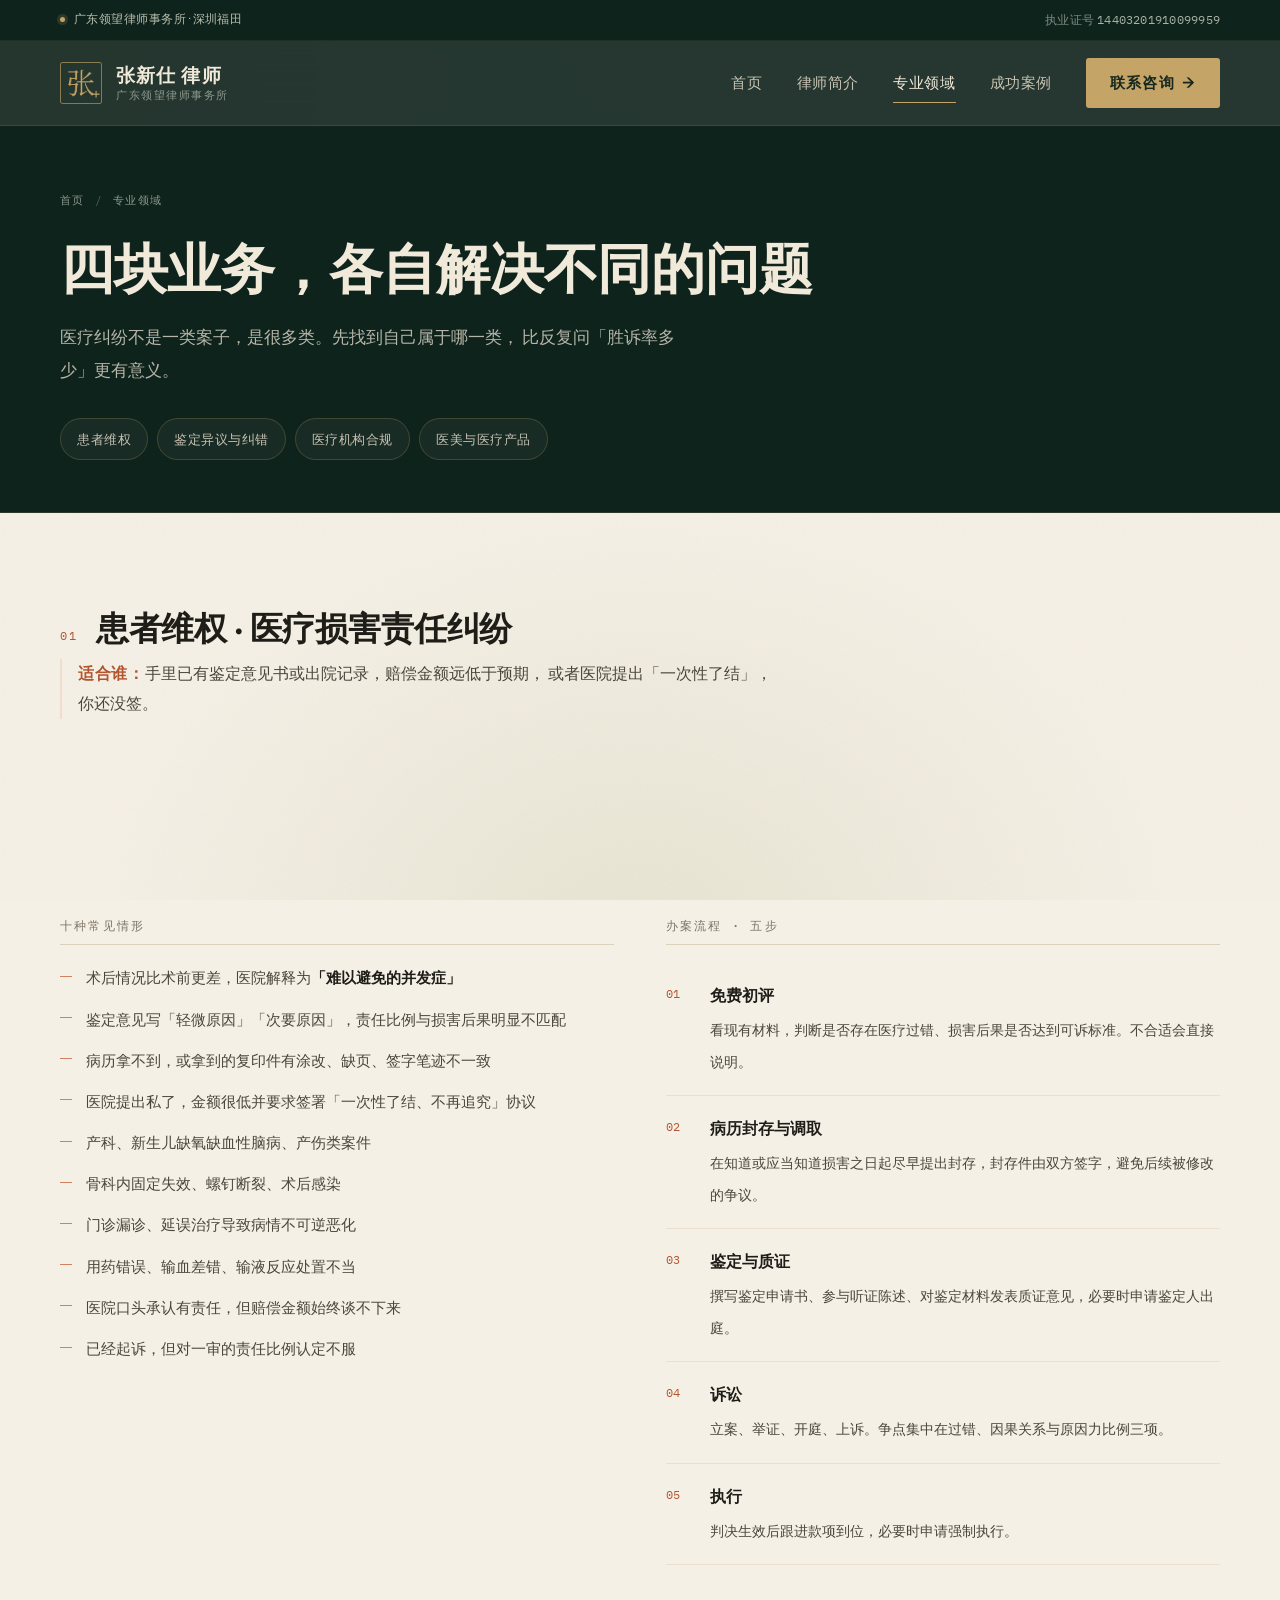
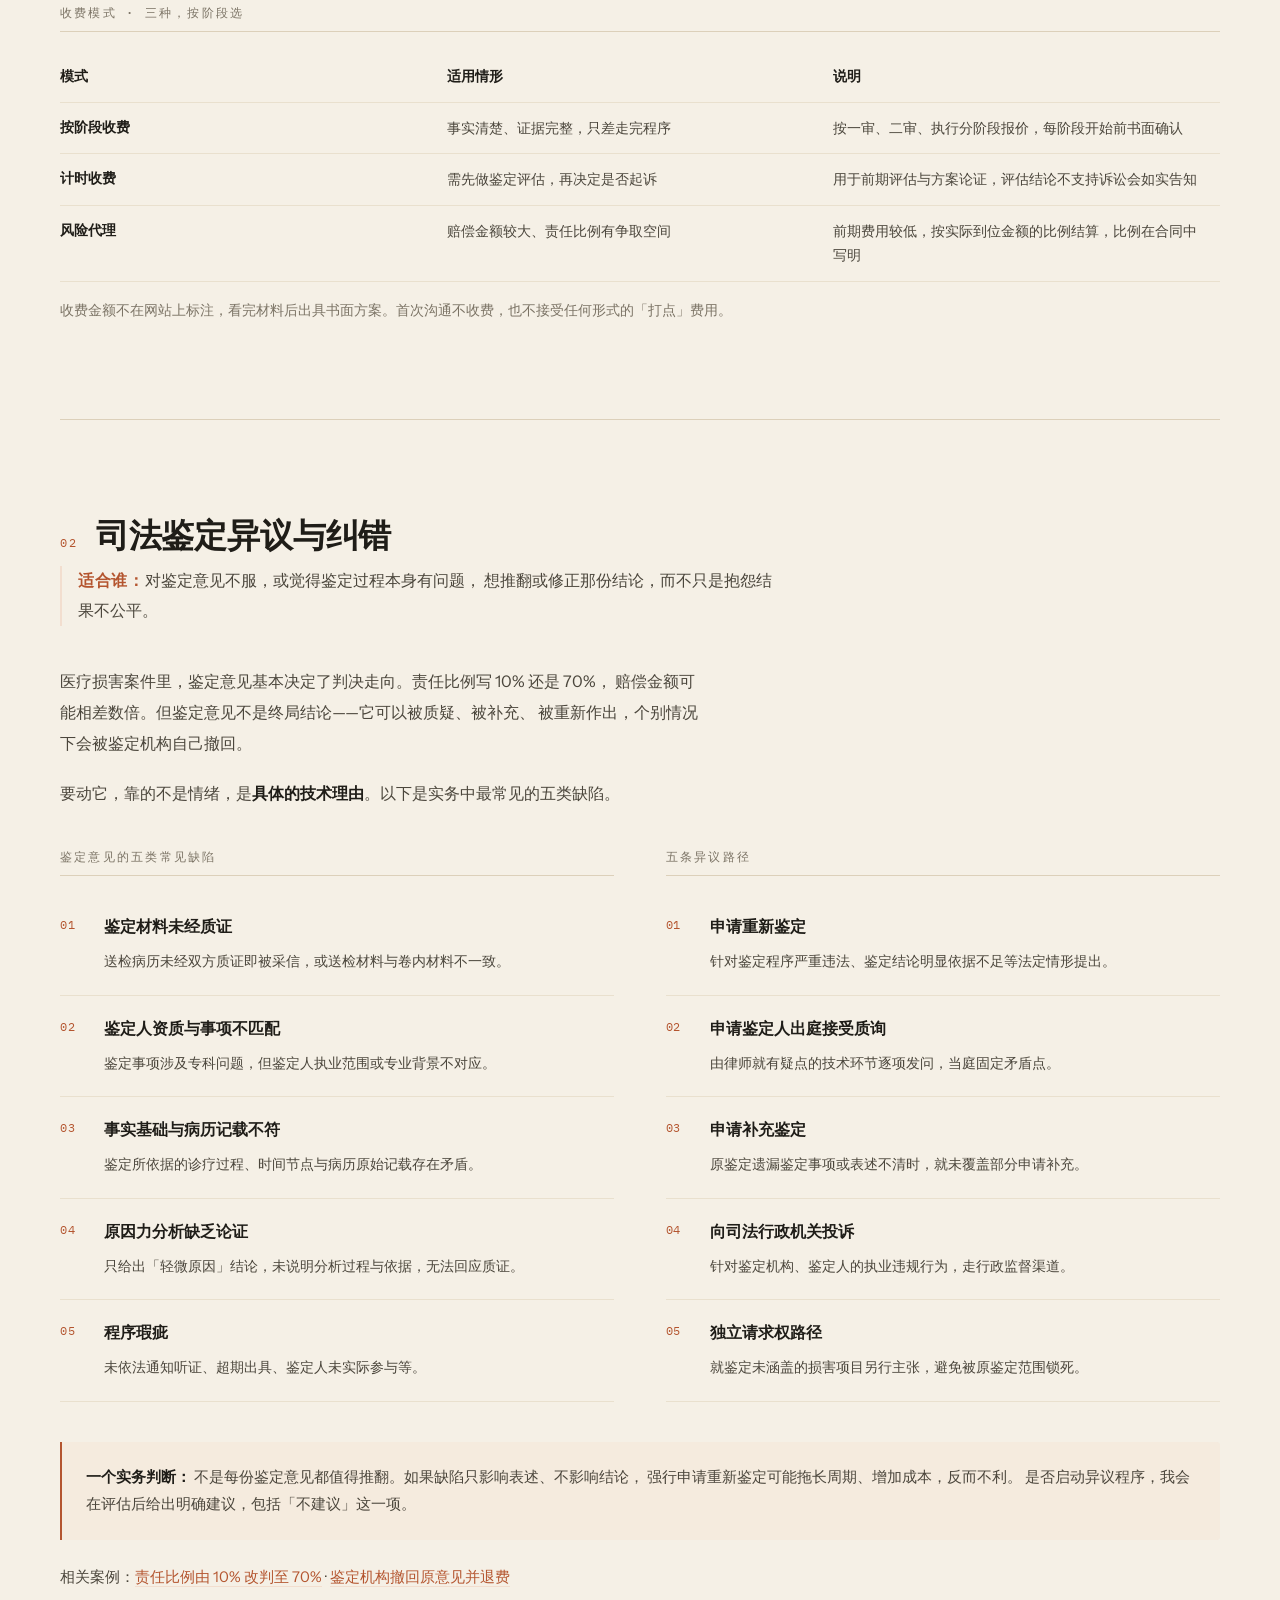
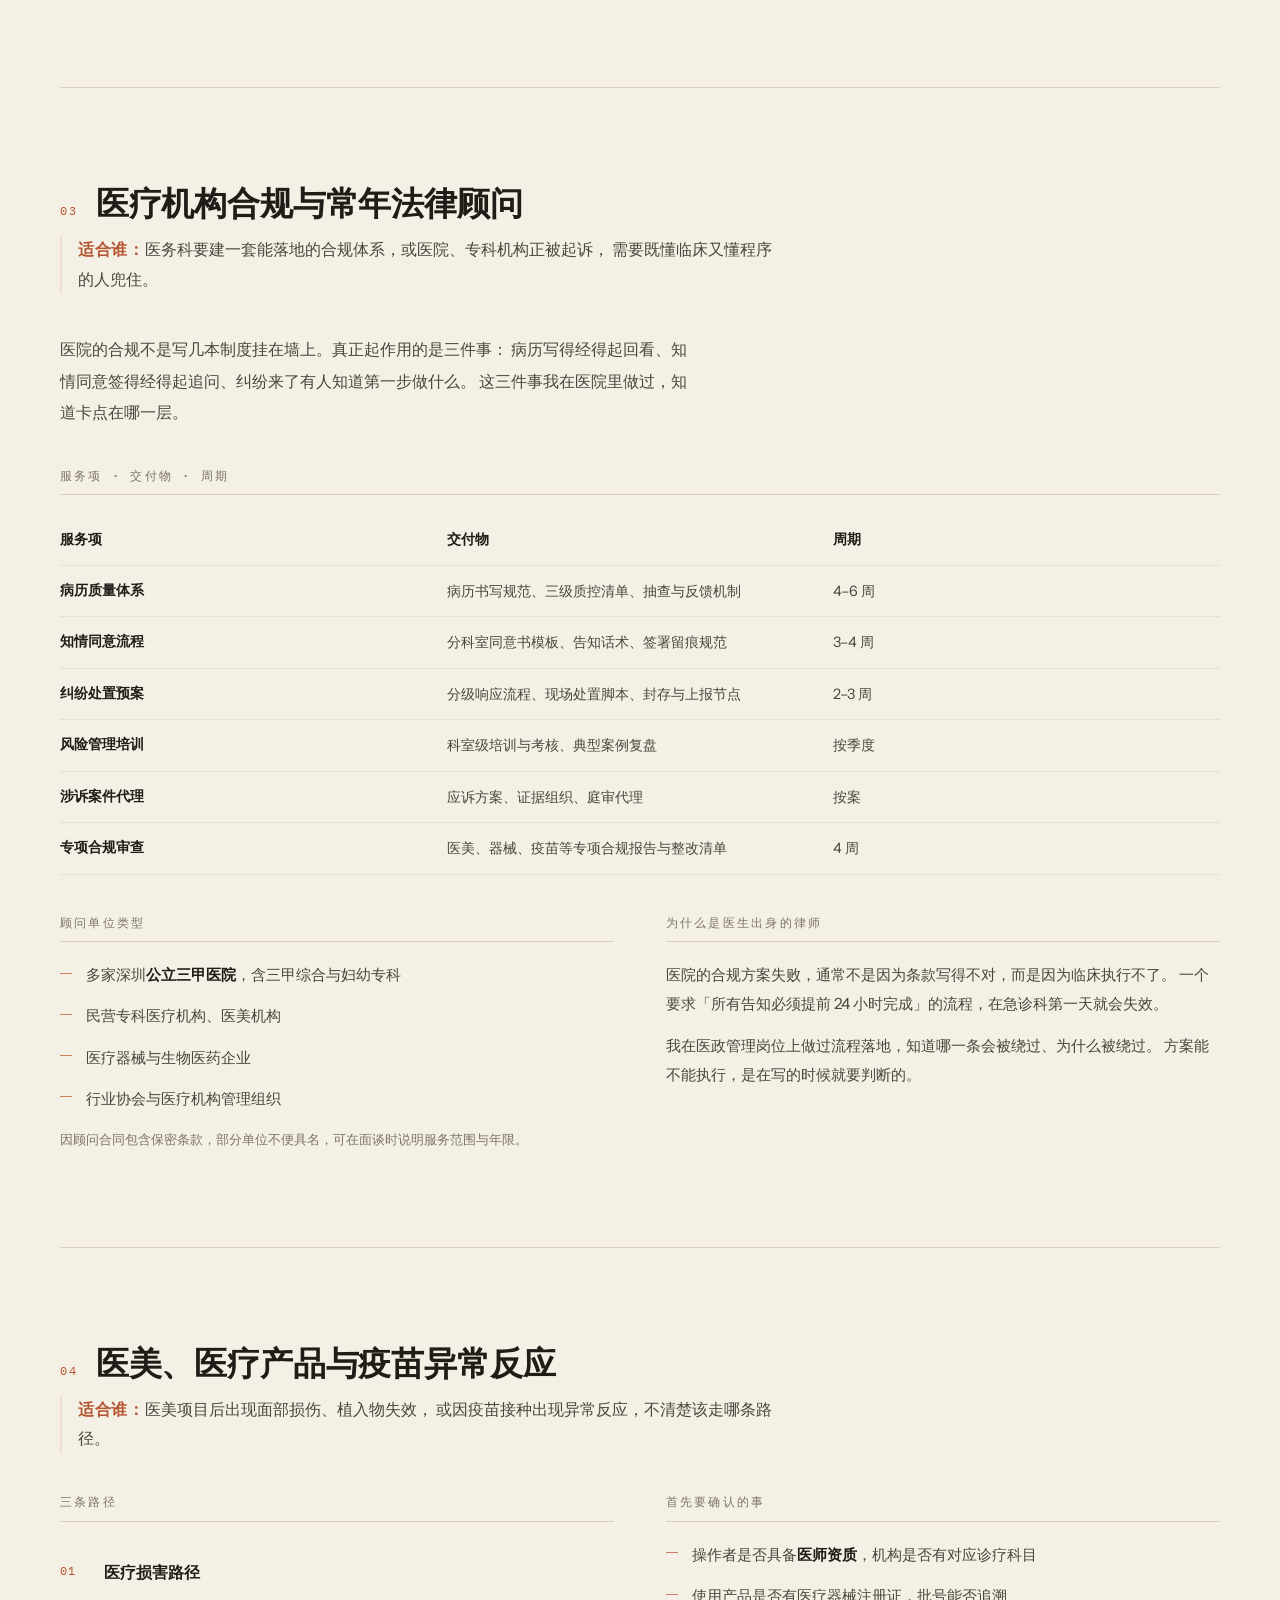
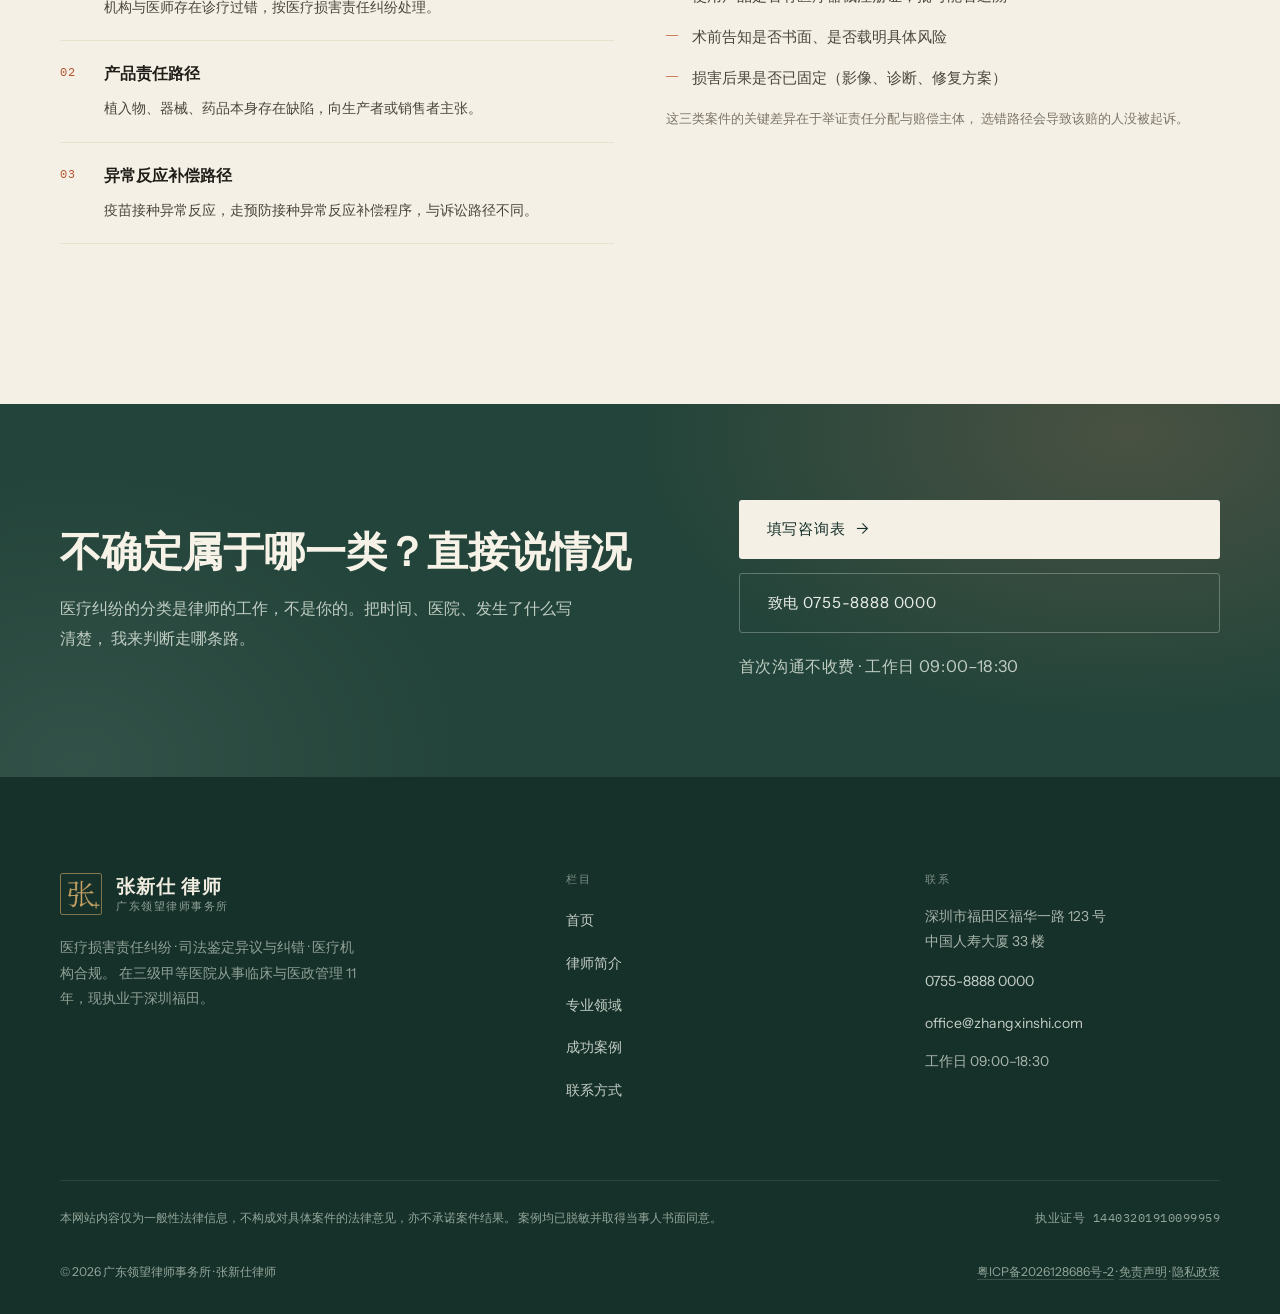
<file: services.html>
<!DOCTYPE html>
<html lang="zh-CN">
<head>
<meta charset="utf-8">
<meta name="viewport" content="width=device-width, initial-scale=1, viewport-fit=cover">
<title>专业领域｜医疗损害 · 鉴定异议 · 机构合规｜张新仕律师</title>
<meta name="description" content="医疗损害责任纠纷代理、司法鉴定异议与纠错、医疗机构合规与常年顾问。10 类适用情形、5 步办案流程、3 种收费模式与鉴定意见 5 类常见缺陷。">
<link rel="canonical" href="https://zhangxinshi.com/services/">
<meta property="og:title" content="专业领域｜张新仕律师">
<meta property="og:url" content="https://zhangxinshi.com/services/">
<meta name="theme-color" content="#0F231D">
<link rel="icon" href="/favicon.ico" sizes="any">
<link rel="icon" type="image/svg+xml" href="/favicon.svg">
<link rel="icon" type="image/png" sizes="32x32" href="/favicon-32x32.png">
<link rel="apple-touch-icon" href="/favicon-180x180.png">

<link rel="preconnect" href="https://fonts.googleapis.com">
<link rel="preconnect" href="https://fonts.gstatic.com" crossorigin>
<link href="https://fonts.googleapis.com/css2?family=Fraunces:ital,opsz,wght@0,9..144,400..700;1,9..144,400..600&family=Instrument+Sans:wght@400;500;600&family=IBM+Plex+Mono:wght@400;500&display=swap" rel="stylesheet">
<link rel="stylesheet" href="assets/css/tokens.css">
<link rel="stylesheet" href="assets/css/main.css">
<script>document.documentElement.classList.add('js');</script>
<meta property="og:image" content="https://zhangxinshi.com/assets/img/og-cover.jpg">
<meta property="og:image:width" content="1200">
<meta property="og:image:height" content="630">
<meta property="og:image:alt" content="张新仕律师，广东领望律师事务所监事、高级合伙人">
<meta name="twitter:card" content="summary_large_image">
</head>
<body>

<div class="topbar">
  <div class="wrap topbar-inner">
    <p class="topbar-note"><span class="dot"></span>广东领望律师事务所 · 深圳福田</p>
    <p class="topbar-meta">执业证号 <span class="mono">14403201910099959</span></p>
  </div>
</div>

<header class="site-head">
  <div class="wrap head-inner">
    <a class="brand" href="index.html" aria-label="张新仕律师 首页">
      <span class="brand-mark" aria-hidden="true"><img src="assets/img/zhangxinshi-mark.png" alt="" width="436" height="436"></span>
      <span class="brand-text"><strong>张新仕 律师</strong><em>广东领望律师事务所</em></span>
    </a>

    <nav class="nav" id="nav" aria-label="主导航">
      <a href="index.html">首页</a>
      <a href="about.html">律师简介</a>
      <a href="services.html" aria-current="page">专业领域</a>
      <a href="cases.html">成功案例</a>
      <a class="nav-cta" href="contact.html">联系咨询<span class="arrow" aria-hidden="true">→</span></a>
    </nav>

    <button class="nav-toggle" type="button" aria-label="打开菜单" aria-expanded="false" aria-controls="nav">
      <span></span>
    </button>
  </div>
</header>

<main>

  <section class="page-hero">
    <div class="wrap">
      <nav class="crumb" aria-label="面包屑">
        <a href="index.html">首页</a>
        <span class="sep">/</span>
        <span>专业领域</span>
      </nav>
      <h1>四块业务，各自解决不同的问题</h1>
      <p class="lede">
        医疗纠纷不是一类案子，是很多类。先找到自己属于哪一类，
        比反复问「胜诉率多少」更有意义。
      </p>

      <nav class="anchor-nav" aria-label="本页目录">
        <a href="#patient-rights">患者维权</a>
        <a href="#appraisal">鉴定异议与纠错</a>
        <a href="#compliance">医疗机构合规</a>
        <a href="#aesthetic">医美与医疗产品</a>
      </nav>
    </div>
  </section>

  <div class="wrap">

    <!-- ======================= 01 患者维权 ======================= -->
    <section class="svc-detail" id="patient-rights">
      <div class="svc-detail-head" data-reveal>
        <span class="no mono">01</span>
        <h2>患者维权 · 医疗损害责任纠纷</h2>
      </div>

      <p class="fit-line" data-reveal>
        <strong>适合谁：</strong>手里已有鉴定意见书或出院记录，赔偿金额远低于预期，
        或者医院提出「一次性了结」，你还没签。
      </p>

      <div class="quote-main" data-reveal style="margin-bottom:var(--sp-4);max-width:44em">
        <blockquote style="font-size:clamp(1.1rem,1.7vw,1.35rem)">
          我妈做完手术第三天就不对了，医院一直说这是正常并发症。
          我们连病历都拿不到，说要走流程。
        </blockquote>
        <cite>—— 一位术后患者家属的原话</cite>
      </div>

      <div class="svc-cols">
        <div class="svc-col" data-reveal>
          <h4>十种常见情形</h4>
          <ul class="list-clean">
            <li>术后情况比术前更差，医院解释为<strong>「难以避免的并发症」</strong></li>
            <li>鉴定意见写「轻微原因」「次要原因」，责任比例与损害后果明显不匹配</li>
            <li>病历拿不到，或拿到的复印件有涂改、缺页、签字笔迹不一致</li>
            <li>医院提出私了，金额很低并要求签署「一次性了结、不再追究」协议</li>
            <li>产科、新生儿缺氧缺血性脑病、产伤类案件</li>
            <li>骨科内固定失效、螺钉断裂、术后感染</li>
            <li>门诊漏诊、延误治疗导致病情不可逆恶化</li>
            <li>用药错误、输血差错、输液反应处置不当</li>
            <li>医院口头承认有责任，但赔偿金额始终谈不下来</li>
            <li>已经起诉，但对一审的责任比例认定不服</li>
          </ul>
        </div>

        <div class="svc-col" data-reveal data-delay="1">
          <h4>办案流程 · 五步</h4>
          <ol class="path-list">
            <li>
              <b>免费初评</b>
              <span>看现有材料，判断是否存在医疗过错、损害后果是否达到可诉标准。不合适会直接说明。</span>
            </li>
            <li>
              <b>病历封存与调取</b>
              <span>在知道或应当知道损害之日起尽早提出封存，封存件由双方签字，避免后续被修改的争议。</span>
            </li>
            <li>
              <b>鉴定与质证</b>
              <span>撰写鉴定申请书、参与听证陈述、对鉴定材料发表质证意见，必要时申请鉴定人出庭。</span>
            </li>
            <li>
              <b>诉讼</b>
              <span>立案、举证、开庭、上诉。争点集中在过错、因果关系与原因力比例三项。</span>
            </li>
            <li>
              <b>执行</b>
              <span>判决生效后跟进款项到位，必要时申请强制执行。</span>
            </li>
          </ol>
        </div>
      </div>

      <div data-reveal style="margin-top:var(--sp-4)">
        <h4 style="font-family:var(--font-mono);font-size:.78rem;font-weight:500;letter-spacing:.18em;text-transform:uppercase;color:var(--ink-3);padding-bottom:12px;border-bottom:1px solid var(--line);margin-bottom:20px">
          收费模式 · 三种，按阶段选
        </h4>
        <table class="mini-table">
          <thead>
            <tr>
              <th>模式</th>
              <th>适用情形</th>
              <th>说明</th>
            </tr>
          </thead>
          <tbody>
            <tr>
              <th>按阶段收费</th>
              <td>事实清楚、证据完整，只差走完程序</td>
              <td>按一审、二审、执行分阶段报价，每阶段开始前书面确认</td>
            </tr>
            <tr>
              <th>计时收费</th>
              <td>需先做鉴定评估，再决定是否起诉</td>
              <td>用于前期评估与方案论证，评估结论不支持诉讼会如实告知</td>
            </tr>
            <tr>
              <th>风险代理</th>
              <td>赔偿金额较大、责任比例有争取空间</td>
              <td>前期费用较低，按实际到位金额的比例结算，比例在合同中写明</td>
            </tr>
          </tbody>
        </table>
        <p style="margin-top:16px;font-size:.86rem;color:var(--ink-3);line-height:1.8">
          收费金额不在网站上标注，看完材料后出具书面方案。首次沟通不收费，也不接受任何形式的「打点」费用。
        </p>
      </div>
    </section>

    <!-- ======================= 02 鉴定异议 ======================= -->
    <section class="svc-detail" id="appraisal">
      <div class="svc-detail-head" data-reveal>
        <span class="no mono">02</span>
        <h2>司法鉴定异议与纠错</h2>
      </div>

      <p class="fit-line" data-reveal>
        <strong>适合谁：</strong>对鉴定意见不服，或觉得鉴定过程本身有问题，
        想推翻或修正那份结论，而不只是抱怨结果不公平。
      </p>

      <div class="prose" data-reveal style="margin-bottom:var(--sp-4)">
        <p>
          医疗损害案件里，鉴定意见基本决定了判决走向。责任比例写 10% 还是 70%，
          赔偿金额可能相差数倍。但鉴定意见不是终局结论——它可以被质疑、被补充、
          被重新作出，个别情况下会被鉴定机构自己撤回。
        </p>
        <p>
          要动它，靠的不是情绪，是<strong>具体的技术理由</strong>。以下是实务中最常见的五类缺陷。
        </p>
      </div>

      <div class="svc-cols">
        <div class="svc-col" data-reveal>
          <h4>鉴定意见的五类常见缺陷</h4>
          <ol class="path-list">
            <li>
              <b>鉴定材料未经质证</b>
              <span>送检病历未经双方质证即被采信，或送检材料与卷内材料不一致。</span>
            </li>
            <li>
              <b>鉴定人资质与事项不匹配</b>
              <span>鉴定事项涉及专科问题，但鉴定人执业范围或专业背景不对应。</span>
            </li>
            <li>
              <b>事实基础与病历记载不符</b>
              <span>鉴定所依据的诊疗过程、时间节点与病历原始记载存在矛盾。</span>
            </li>
            <li>
              <b>原因力分析缺乏论证</b>
              <span>只给出「轻微原因」结论，未说明分析过程与依据，无法回应质证。</span>
            </li>
            <li>
              <b>程序瑕疵</b>
              <span>未依法通知听证、超期出具、鉴定人未实际参与等。</span>
            </li>
          </ol>
        </div>

        <div class="svc-col" data-reveal data-delay="1">
          <h4>五条异议路径</h4>
          <ol class="path-list">
            <li>
              <b>申请重新鉴定</b>
              <span>针对鉴定程序严重违法、鉴定结论明显依据不足等法定情形提出。</span>
            </li>
            <li>
              <b>申请鉴定人出庭接受质询</b>
              <span>由律师就有疑点的技术环节逐项发问，当庭固定矛盾点。</span>
            </li>
            <li>
              <b>申请补充鉴定</b>
              <span>原鉴定遗漏鉴定事项或表述不清时，就未覆盖部分申请补充。</span>
            </li>
            <li>
              <b>向司法行政机关投诉</b>
              <span>针对鉴定机构、鉴定人的执业违规行为，走行政监督渠道。</span>
            </li>
            <li>
              <b>独立请求权路径</b>
              <span>就鉴定未涵盖的损害项目另行主张，避免被原鉴定范围锁死。</span>
            </li>
          </ol>
        </div>
      </div>

      <div class="note-box" data-reveal style="margin-top:var(--sp-4)">
        <b>一个实务判断：</b>
        不是每份鉴定意见都值得推翻。如果缺陷只影响表述、不影响结论，
        强行申请重新鉴定可能拖长周期、增加成本，反而不利。
        是否启动异议程序，我会在评估后给出明确建议，包括「不建议」这一项。
      </div>

      <p style="margin-top:var(--sp-3);font-size:.92rem" data-reveal>
        相关案例：<a href="cases.html#case-70" style="color:var(--clay);border-bottom:1px solid var(--clay-wash)">责任比例由 10% 改判至 70%</a>
        ·
        <a href="cases.html#case-withdraw" style="color:var(--clay);border-bottom:1px solid var(--clay-wash)">鉴定机构撤回原意见并退费</a>
      </p>
    </section>

    <!-- ======================= 03 机构合规 ======================= -->
    <section class="svc-detail" id="compliance">
      <div class="svc-detail-head" data-reveal>
        <span class="no mono">03</span>
        <h2>医疗机构合规与常年法律顾问</h2>
      </div>

      <p class="fit-line" data-reveal>
        <strong>适合谁：</strong>医务科要建一套能落地的合规体系，或医院、专科机构正被起诉，
        需要既懂临床又懂程序的人兜住。
      </p>

      <div class="prose" data-reveal style="margin-bottom:var(--sp-4)">
        <p>
          医院的合规不是写几本制度挂在墙上。真正起作用的是三件事：
          病历写得经得起回看、知情同意签得经得起追问、纠纷来了有人知道第一步做什么。
          这三件事我在医院里做过，知道卡点在哪一层。
        </p>
      </div>

      <div data-reveal>
        <h4 style="font-family:var(--font-mono);font-size:.78rem;font-weight:500;letter-spacing:.18em;text-transform:uppercase;color:var(--ink-3);padding-bottom:12px;border-bottom:1px solid var(--line);margin-bottom:20px">
          服务项 · 交付物 · 周期
        </h4>
        <table class="mini-table">
          <thead>
            <tr>
              <th>服务项</th>
              <th>交付物</th>
              <th>周期</th>
            </tr>
          </thead>
          <tbody>
            <tr>
              <th>病历质量体系</th>
              <td>病历书写规范、三级质控清单、抽查与反馈机制</td>
              <td>4–6 周</td>
            </tr>
            <tr>
              <th>知情同意流程</th>
              <td>分科室同意书模板、告知话术、签署留痕规范</td>
              <td>3–4 周</td>
            </tr>
            <tr>
              <th>纠纷处置预案</th>
              <td>分级响应流程、现场处置脚本、封存与上报节点</td>
              <td>2–3 周</td>
            </tr>
            <tr>
              <th>风险管理培训</th>
              <td>科室级培训与考核、典型案例复盘</td>
              <td>按季度</td>
            </tr>
            <tr>
              <th>涉诉案件代理</th>
              <td>应诉方案、证据组织、庭审代理</td>
              <td>按案</td>
            </tr>
            <tr>
              <th>专项合规审查</th>
              <td>医美、器械、疫苗等专项合规报告与整改清单</td>
              <td>4 周</td>
            </tr>
          </tbody>
        </table>
      </div>

      <div class="svc-cols" style="margin-top:var(--sp-4)">
        <div class="svc-col" data-reveal>
          <h4>顾问单位类型</h4>
          <ul class="list-clean">
            <li>多家深圳<strong>公立三甲医院</strong>，含三甲综合与妇幼专科</li>
            <li>民营专科医疗机构、医美机构</li>
            <li>医疗器械与生物医药企业</li>
            <li>行业协会与医疗机构管理组织</li>
          </ul>
          <p style="margin-top:14px;font-size:.84rem;color:var(--ink-3);line-height:1.8">
            因顾问合同包含保密条款，部分单位不便具名，可在面谈时说明服务范围与年限。
          </p>
        </div>

        <div class="svc-col" data-reveal data-delay="1">
          <h4>为什么是医生出身的律师</h4>
          <p style="font-size:.96rem;line-height:1.9;color:var(--ink-2)">
            医院的合规方案失败，通常不是因为条款写得不对，而是因为临床执行不了。
            一个要求「所有告知必须提前 24 小时完成」的流程，在急诊科第一天就会失效。
          </p>
          <p style="font-size:.96rem;line-height:1.9;color:var(--ink-2);margin-top:12px">
            我在医政管理岗位上做过流程落地，知道哪一条会被绕过、为什么被绕过。
            方案能不能执行，是在写的时候就要判断的。
          </p>
        </div>
      </div>
    </section>

    <!-- ======================= 04 医美与产品 ======================= -->
    <section class="svc-detail" id="aesthetic">
      <div class="svc-detail-head" data-reveal>
        <span class="no mono">04</span>
        <h2>医美、医疗产品与疫苗异常反应</h2>
      </div>

      <p class="fit-line" data-reveal>
        <strong>适合谁：</strong>医美项目后出现面部损伤、植入物失效，
        或因疫苗接种出现异常反应，不清楚该走哪条路径。
      </p>

      <div class="svc-cols">
        <div class="svc-col" data-reveal>
          <h4>三条路径</h4>
          <ol class="path-list">
            <li>
              <b>医疗损害路径</b>
              <span>机构与医师存在诊疗过错，按医疗损害责任纠纷处理。</span>
            </li>
            <li>
              <b>产品责任路径</b>
              <span>植入物、器械、药品本身存在缺陷，向生产者或销售者主张。</span>
            </li>
            <li>
              <b>异常反应补偿路径</b>
              <span>疫苗接种异常反应，走预防接种异常反应补偿程序，与诉讼路径不同。</span>
            </li>
          </ol>
        </div>

        <div class="svc-col" data-reveal data-delay="1">
          <h4>首先要确认的事</h4>
          <ul class="list-clean">
            <li>操作者是否具备<strong>医师资质</strong>，机构是否有对应诊疗科目</li>
            <li>使用产品是否有医疗器械注册证，批号能否追溯</li>
            <li>术前告知是否书面、是否载明具体风险</li>
            <li>损害后果是否已固定（影像、诊断、修复方案）</li>
          </ul>
          <p style="margin-top:14px;font-size:.84rem;color:var(--ink-3);line-height:1.8">
            这三类案件的关键差异在于举证责任分配与赔偿主体，
            选错路径会导致该赔的人没被起诉。
          </p>
        </div>
      </div>
    </section>

  </div>

  <!-- =============================== CTA ============================= -->
  <section class="cta-band" style="margin-top:var(--sp-5)">
    <div class="wrap cta-inner">
      <div>
        <h2>不确定属于哪一类？直接说情况</h2>
        <p>
          医疗纠纷的分类是律师的工作，不是你的。把时间、医院、发生了什么写清楚，
          我来判断走哪条路。
        </p>
      </div>
      <div class="cta-actions">
        <a class="btn btn--primary" href="contact.html">
          填写咨询表<span class="arrow" aria-hidden="true">→</span>
        </a>
        <a class="btn btn--ghost" href="tel:+8675588880000">致电 0755-8888 0000</a>
        <p class="cta-note">首次沟通不收费 · 工作日 09:00–18:30</p>
      </div>
    </div>
  </section>

</main>

<footer class="site-foot">
  <div class="wrap">
    <div class="foot-grid">
      <div class="foot-brand">
        <a class="brand" href="index.html">
          <span class="brand-mark" aria-hidden="true"><img src="assets/img/zhangxinshi-mark.png" alt="" width="436" height="436"></span>
          <span class="brand-text"><strong>张新仕 律师</strong><em>广东领望律师事务所</em></span>
        </a>
        <p>
          医疗损害责任纠纷 · 司法鉴定异议与纠错 · 医疗机构合规。
          在三级甲等医院从事临床与医政管理 11 年，现执业于深圳福田。
        </p>
      </div>

      <div class="foot-col">
        <h5>栏目</h5>
        <ul>
          <li><a href="index.html">首页</a></li>
          <li><a href="about.html">律师简介</a></li>
          <li><a href="services.html">专业领域</a></li>
          <li><a href="cases.html">成功案例</a></li>
          <li><a href="contact.html">联系方式</a></li>
        </ul>
      </div>

      <div class="foot-col">
        <h5>联系</h5>
        <ul>
          <li class="info">深圳市福田区福华一路 123 号<br>中国人寿大厦 33 楼</li>
          <li><a href="tel:+8675588880000">0755-8888 0000</a></li>
          <li><a href="mailto:office@zhangxinshi.com">office@zhangxinshi.com</a></li>
          <li class="info">工作日 09:00–18:30</li>
        </ul>
      </div>
    </div>

    <div class="foot-legal">
      <p>
        本网站内容仅为一般性法律信息，不构成对具体案件的法律意见，亦不承诺案件结果。
        案例均已脱敏并取得当事人书面同意。
      </p>
      <p class="lic">执业证号 14403201910099959</p>
    </div>
    <div class="foot-legal" style="padding-top:0;border-top:0">
      <p>© 2026 广东领望律师事务所 · 张新仕律师</p>
      <p><a href="https://beian.miit.gov.cn/" target="_blank" rel="noopener noreferrer">粤ICP备2026128686号-2</a> · <a href="#">免责声明</a> · <a href="#">隐私政策</a></p>
    </div>
  </div>
</footer>

<div class="dock">
  <a class="dock-call" href="tel:+8675588880000">
    <svg width="15" height="15" viewBox="0 0 16 16" fill="none" aria-hidden="true"><path d="M3.2 2h2.3l1.1 2.8-1.4 1a8.4 8.4 0 0 0 4 4l1-1.4L13 9.5v2.3c0 .9-.7 1.6-1.6 1.5A10.7 10.7 0 0 1 1.7 3.6C1.6 2.7 2.3 2 3.2 2Z" stroke="currentColor" stroke-width="1.3" stroke-linejoin="round"/></svg>
    打电话
  </a>
  <a class="dock-ask" href="contact.html">在线咨询</a>
</div>

<script src="assets/js/main.js"></script>
</body>
</html>
</file>
<file: assets/css/tokens.css>
/* ==========================================================================
   tokens.css —— 张新仕律师 · 全站设计变量唯一来源
   色彩 / 字体 / 字号阶梯 / 间距 / 阴影 / 动效，只在这里改
   调性：Organic × Editorial —— 纸面、墨色、森绿、陶土印章
   ========================================================================== */

:root {
  /* ---------- 纸面 · 主色 60% ---------- */
  --paper:        #F5F0E6;
  --paper-deep:   #EDE4D3;
  --paper-raise:  #FCF8F0;
  --line:         #DCD0BA;
  --line-soft:    #E9E0CE;

  /* ---------- 墨色 · 文字 ---------- */
  --ink:          #1F1D18;
  --ink-2:        #4B463C;
  --ink-3:        #7C7466;

  /* ---------- 森绿 · 次色 30% ---------- */
  --forest:       #23443A;
  --forest-deep:  #16302A;
  --forest-soft:  #46685C;
  --forest-wash:  #DDE5DF;

  /* ---------- 陶土 · 强调 10% ---------- */
  --clay:         #B4552F;
  --clay-soft:    #D08260;
  --clay-wash:    #F2DECF;
  --seal:         #A03A26;

  /* ---------- 夜墨 · 首屏与页头 ----------
     森绿压到近黑。选绿不选蓝，是与人物照的灰蓝底（#4A5861）错开——
     同色系会糊成一片，邻近色才有层次：照片是冷灰，底色是冷绿。 */
  --night:        #0F231D;
  --night-2:      #14302A;
  --night-line:   rgba(198, 165, 103, .22);
  --bone:         #F2EBDB;   /* 夜底上的主文字，不用纯白，避免过曝 */
  --bone-2:       #C9C4B4;
  --bone-3:       #8E9A8F;   /* 夜底上的辅助小字 */

  /* ---------- 黄铜 · 夜底专用强调 ----------
     只在深底出现，浅底不用。面积控制在 5% 以内：细线、编号、小标签。 */
  --brass:        #C6A567;
  --brass-soft:   #DCC492;
  --brass-dim:    rgba(198, 165, 103, .5);

  /* ---------- 字体 ----------
     中文标题走宋体系（Songti SC / Noto Serif SC），出版物与法度的双重联想；
     拉丁标题 Fraunces（可变衬线，soft 轴带圆润感，不冷硬）；
     正文 Instrument Sans + 苹方，克制、易读。
     中文不使用 Web Font：一套中文字重动辄数百 KB，是首屏体积杀手。 */
  --font-display: "Fraunces", "Songti SC", "Noto Serif SC", "Source Han Serif SC", "SimSun", Georgia, serif;
  --font-body:    "Instrument Sans", "PingFang SC", "Hiragino Sans GB", "Microsoft YaHei", "Noto Sans SC", sans-serif;
  --font-mono:    "IBM Plex Mono", "SF Mono", "Menlo", monospace;

  /* ---------- 字号阶梯 ----------
     正文 17px → 小节 48px → 主标题 76px，约 4.5 倍跳跃，不做 1.5 倍的安全牌 */
  --fs-micro:  0.72rem;
  --fs-small:  0.84rem;
  --fs-body:   1.0625rem;
  --fs-lead:   clamp(1.0625rem, 1.25vw, 1.25rem);
  --fs-h3:     clamp(1.2rem, 1.55vw, 1.45rem);
  --fs-h2:     clamp(1.85rem, 3vw, 2.95rem);
  --fs-h1:     clamp(2.2rem, 4.3vw, 3.9rem);
  --fs-mega:   clamp(3rem, 6.4vw, 5.6rem);

  /* ---------- 间距 · 8pt 栅格 ---------- */
  --sp-1: 0.5rem;
  --sp-2: 1rem;
  --sp-3: 1.5rem;
  --sp-4: 2.5rem;
  --sp-5: 4rem;
  --sp-6: 6rem;
  --sp-7: 8rem;

  /* ---------- 形态 ---------- */
  --radius-s: 3px;
  --radius-m: 6px;
  --radius-l: 16px;

  --shadow-card: 0 1px 2px rgba(45, 38, 26, .05), 0 12px 30px -16px rgba(45, 38, 26, .20);
  --shadow-lift: 0 2px 4px rgba(45, 38, 26, .06), 0 28px 52px -24px rgba(45, 38, 26, .30);

  --ease: cubic-bezier(.22, .61, .36, 1);
  --wrap: 1240px;
  --measure: 40em;
}

/* ==========================================================================
   Reset
   ========================================================================== */

*,
*::before,
*::after { box-sizing: border-box; }

html {
  -webkit-text-size-adjust: 100%;
  scroll-behavior: smooth;
  scroll-padding-top: 6rem;
}

body {
  margin: 0;
  font-family: var(--font-body);
  font-size: var(--fs-body);
  line-height: 1.85;
  color: var(--ink-2);
  background-color: var(--paper);
  /* 纸面氛围：三处极淡的暖光斑 + 边缘压暗，拒绝纯色背景 */
  background-image:
    radial-gradient(1100px 640px at 82% -8%, #FCF4E3 0%, rgba(252, 244, 227, 0) 62%),
    radial-gradient(820px 560px at 4% 10%, #F0E8D6 0%, rgba(240, 232, 214, 0) 58%),
    radial-gradient(900px 700px at 50% 104%, #E7E4D2 0%, rgba(231, 228, 210, 0) 60%);
  background-attachment: fixed;
  -webkit-font-smoothing: antialiased;
  -moz-osx-font-smoothing: grayscale;
  overflow-x: hidden;
}

/* 纸张颗粒 —— 叠在最上层，pointer-events 关闭，只做质感 */
body::after {
  content: "";
  position: fixed;
  inset: 0;
  z-index: 9998;
  pointer-events: none;
  opacity: .045;
  mix-blend-mode: multiply;
  background-image: url("data:image/svg+xml,%3Csvg xmlns='http://www.w3.org/2000/svg' width='160' height='160'%3E%3Cfilter id='n'%3E%3CfeTurbulence type='fractalNoise' baseFrequency='0.82' numOctaves='3' stitchTiles='stitch'/%3E%3C/filter%3E%3Crect width='160' height='160' filter='url(%23n)'/%3E%3C/svg%3E");
}

h1, h2, h3, h4, h5, h6 {
  margin: 0;
  font-family: var(--font-display);
  font-weight: 600;
  line-height: 1.16;
  letter-spacing: -0.005em;
  color: var(--ink);
  text-wrap: balance;
}

p { margin: 0; }

a {
  color: inherit;
  text-decoration: none;
}

img, svg { display: block; max-width: 100%; }

ul, ol { margin: 0; padding: 0; list-style: none; }

button {
  font: inherit;
  color: inherit;
  border: 0;
  background: none;
  cursor: pointer;
}

:focus-visible {
  outline: 2px solid var(--clay);
  outline-offset: 3px;
  border-radius: 2px;
}

::selection {
  background: var(--clay-wash);
  color: var(--ink);
}
</file>
<file: assets/css/main.css>
/* ==========================================================================
   main.css —— 组件与布局
   依赖 tokens.css
   ========================================================================== */

/* --------------------------------------------------------------------------
   1. 通用容器与排版原子
   -------------------------------------------------------------------------- */

.wrap {
  width: 100%;
  max-width: var(--wrap);
  margin-inline: auto;
  padding-inline: 40px;
}

.mono {
  font-family: var(--font-mono);
  font-variant-numeric: tabular-nums;
  letter-spacing: .02em;
}

.section {
  position: relative;
  padding-block: var(--sp-7);
}

.section--tight { padding-block: var(--sp-6); }

.section-head {
  max-width: 46rem;
  margin-bottom: var(--sp-5);
}

.section-head .kicker {
  display: flex;
  align-items: center;
  gap: 14px;
  margin-bottom: var(--sp-3);
  font-family: var(--font-mono);
  font-size: var(--fs-micro);
  letter-spacing: .22em;
  text-transform: uppercase;
  color: var(--clay);
}

.section-head .kicker::before {
  content: "";
  width: 42px;
  height: 1px;
  background: var(--clay);
  flex: none;
}

.section-head h2 {
  font-size: var(--fs-h2);
  margin-bottom: var(--sp-3);
}

.section-head .lede {
  font-size: var(--fs-lead);
  color: var(--ink-2);
  max-width: 40em;
}

.section-head--center {
  margin-inline: auto;
  text-align: center;
}

.section-head--center .kicker { justify-content: center; }
.section-head--center .kicker::after {
  content: "";
  width: 42px;
  height: 1px;
  background: var(--clay);
}

.rule {
  height: 1px;
  background: var(--line);
  border: 0;
  margin: 0;
}

/* 手绘下划线 —— 唯一强调元素的载体 */
.hl {
  position: relative;
  display: inline-block;
  white-space: nowrap;
}

.hl svg {
  position: absolute;
  left: -2%;
  bottom: -0.24em;
  width: 104%;
  height: .15em;
  overflow: visible;
  color: var(--clay-soft);
}

.hl path {
  fill: none;
  stroke: currentColor;
  stroke-width: 2.4;
  stroke-linecap: round;
  stroke-dasharray: 320;
  stroke-dashoffset: 320;
}

.hl--done path,
.hero .hl path { animation: draw-line 1s var(--ease) 1.15s forwards; }

@keyframes draw-line {
  to { stroke-dashoffset: 0; }
}

/* --------------------------------------------------------------------------
   2. 顶部信息条 + 导航
   -------------------------------------------------------------------------- */

.topbar {
  background: var(--night);
  color: #B9BFAE;
  border-bottom: 1px solid rgba(198, 165, 103, .1);
}

.topbar-inner {
  display: flex;
  justify-content: space-between;
  align-items: center;
  gap: var(--sp-3);
  min-height: 40px;
  font-size: var(--fs-micro);
  letter-spacing: .04em;
}

.topbar-note {
  display: flex;
  align-items: center;
  gap: 9px;
}

.topbar-note .dot {
  width: 5px;
  height: 5px;
  border-radius: 50%;
  background: var(--brass);
  box-shadow: 0 0 0 3px rgba(198, 165, 103, .16);
  flex: none;
}

.topbar-meta { color: #7E8B80; }
.topbar-meta .mono { color: #A9B4A6; }

.site-head {
  position: sticky;
  top: 0;
  z-index: 900;
  background: rgba(15, 35, 29, .9);
  backdrop-filter: blur(18px) saturate(1.05);
  -webkit-backdrop-filter: blur(18px) saturate(1.05);
  border-bottom: 1px solid rgba(198, 165, 103, .16);
  transition: box-shadow .35s var(--ease), background .35s var(--ease);
}

.site-head.is-stuck {
  box-shadow: 0 14px 34px -26px rgba(0, 0, 0, .8);
  background: rgba(15, 35, 29, .975);
}

.head-inner {
  display: flex;
  align-items: center;
  justify-content: space-between;
  gap: var(--sp-3);
  min-height: 84px;
}

/* 品牌 */
.brand {
  display: flex;
  align-items: center;
  gap: 14px;
  flex: none;
}

/* 方框「张」标记 —— 从品牌组合标裁出（透明底，源图 436×436）。
   组合标里的律所名只占字高 10.7%，整张缩到页头尺寸会糊成 6px；
   所以标记用图，姓名与律所名仍用 HTML 文本：可读，也能被搜索抓取。 */
.brand-mark {
  display: block;
  flex: none;
}

.brand-mark img {
  display: block;
  width: 42px;
  height: 42px;
}

.brand-text {
  display: flex;
  flex-direction: column;
  gap: 2px;
  line-height: 1.25;
}

.brand-text strong {
  font-family: var(--font-display);
  font-size: 1.16rem;
  font-weight: 600;
  letter-spacing: .06em;
  color: var(--bone);
}

.brand-text em {
  font-style: normal;
  font-size: 0.68rem;
  letter-spacing: .14em;
  color: var(--bone-3);
}

/* 主导航 */
.nav {
  display: flex;
  align-items: center;
  gap: 34px;
}

.nav a {
  position: relative;
  font-size: 0.94rem;
  letter-spacing: .04em;
  color: var(--bone-2);
  padding-block: 6px;
  transition: color .25s var(--ease);
}

.nav a::after {
  content: "";
  position: absolute;
  left: 0;
  bottom: 0;
  width: 100%;
  height: 1px;
  background: var(--brass);
  transform: scaleX(0);
  transform-origin: left;
  transition: transform .3s var(--ease);
}

.nav a:hover { color: var(--brass-soft); }
.nav a:hover::after,
.nav a[aria-current="page"]::after { transform: scaleX(1); }
.nav a[aria-current="page"] { color: var(--bone); }

.nav .nav-cta {
  padding: 11px 24px;
  border-radius: var(--radius-s);
  background: var(--brass);
  color: #17281F;
  font-weight: 600;
  letter-spacing: .08em;
  transition: background .3s var(--ease), transform .3s var(--ease);
}

.nav .nav-cta::after { display: none; }

.nav .nav-cta:hover {
  background: var(--brass-soft);
  transform: translateY(-1px);
}

.nav-cta .arrow {
  display: inline-block;
  margin-left: 7px;
  transition: transform .3s var(--ease);
}

.nav-cta:hover .arrow { transform: translateX(3px); }

/* 汉堡 */
.nav-toggle {
  display: none;
  width: 44px;
  height: 44px;
  margin-right: -8px;
  align-items: center;
  justify-content: center;
}

.nav-toggle span {
  position: relative;
  width: 22px;
  height: 1.5px;
  background: var(--bone);
  transition: transform .3s var(--ease), background .3s var(--ease);
}

.nav-toggle span::before,
.nav-toggle span::after {
  content: "";
  position: absolute;
  left: 0;
  width: 22px;
  height: 1.5px;
  background: var(--ink);
  transition: transform .3s var(--ease), top .3s var(--ease);
}

.nav-toggle span::before { top: -7px; }
.nav-toggle span::after { top: 7px; }

.nav-toggle[aria-expanded="true"] span { background: transparent; }
.nav-toggle[aria-expanded="true"] span::before { top: 0; transform: rotate(45deg); }
.nav-toggle[aria-expanded="true"] span::after { top: 0; transform: rotate(-45deg); }

/* --------------------------------------------------------------------------
   2b. 首屏 Stage —— 夜墨底 + 竖幅人像
   版式骨架取自 legalmindlaw：巨字姓名 / 章节编号 / 右侧人像带 / 底部资历横带。
   三处改造：藏青换成森绿的夜；金色只落在细线与编号上，不铺面；
   人像不做抠图，靠三道渐变把照片的灰蓝底溶进夜色（照片底色 #4A5861
   与夜墨 #0F231D 同属冷域，羽化后不露接缝）。
   -------------------------------------------------------------------------- */

.stage {
  position: relative;
  background: var(--night);
  color: var(--bone);
  overflow: clip;
}

.stage-grid {
  display: grid;
  grid-template-columns: minmax(0, 1fr) minmax(0, 42%);
  min-height: clamp(620px, 92vh, 960px);
}

/* ---- 左栏 ---- */
.stage-copy {
  position: relative;
  z-index: 2;
  display: flex;
  flex-direction: column;
  justify-content: center;
  padding: clamp(3.4rem, 6vw, 5.6rem) clamp(1.4rem, 3.4vw, 3.2rem) clamp(0rem, 2vw, 1.4rem);
  padding-left: max(clamp(1.4rem, 3.4vw, 3.2rem), calc((100vw - 1240px) / 2));
}

/* 章节编号：01 —— 关于张新仕 */
.chap {
  display: flex;
  align-items: center;
  gap: .85rem;
  margin-bottom: clamp(1.5rem, 2.6vw, 2.4rem);
  font-family: var(--font-mono);
  font-size: .68rem;
  letter-spacing: .2em;
  color: var(--brass);
}
.chap-rule {
  width: clamp(26px, 3.6vw, 52px);
  height: 1px;
  background: linear-gradient(to right, var(--brass-dim), rgba(198, 165, 103, .05));
}
.chap span:last-child {
  color: var(--bone-3);
  letter-spacing: .18em;
}

/* 姓名：全站最大的一号字 */
.stage-h1 { margin: 0; }

.stage-name {
  display: block;
  font-family: "Songti SC", "Noto Serif SC", "Source Han Serif SC", "SimSun", Georgia, serif;
  font-size: clamp(3.3rem, 7.4vw, 6.4rem);
  font-weight: 700;
  line-height: 1.04;
  letter-spacing: .05em;
  text-indent: .05em;
  color: var(--bone);
}

.stage-latin {
  display: block;
  margin-top: .8rem;
  font-family: var(--font-mono);
  font-size: .72rem;
  letter-spacing: .46em;
  text-indent: .46em;
  color: var(--brass);
  text-transform: uppercase;
}

/* 主张：不进 H1 的语义层，但视觉上是第二层级 */
.stage-claim {
  display: block;
  margin-top: clamp(1.7rem, 2.8vw, 2.6rem);
  max-width: 24em;
  font-family: "Songti SC", "Noto Serif SC", serif;
  font-size: clamp(1.16rem, 1.65vw, 1.5rem);
  font-weight: 400;
  line-height: 1.78;
  color: var(--bone-2);
  letter-spacing: .01em;
}
.stage-claim .cl-a,
.stage-claim .cl-b { display: inline; }
.stage-claim em {
  font-style: normal;
  color: var(--brass-soft);
  font-weight: 600;
}

/* 深底上的手绘下划线，改用黄铜 */
.stage-hl {
  position: relative;
  display: inline-block;
  white-space: nowrap;
  color: var(--bone);
}
.stage-hl svg {
  position: absolute;
  left: -2%;
  bottom: -.13em;
  width: 104%;
  height: .16em;
  overflow: visible;
  color: var(--brass);
}
.stage-hl svg path {
  stroke-dasharray: 300;
  stroke-dashoffset: 300;
  animation: draw-line 1.1s var(--ease) .9s forwards;
}

/* 按钮 */
.stage-actions {
  display: flex;
  flex-wrap: wrap;
  gap: .8rem;
  margin-top: clamp(1.9rem, 3.2vw, 2.8rem);
}
.btn--brass {
  background: var(--brass);
  border: 1px solid var(--brass);
  color: #17281F;
  font-weight: 600;
}
.btn--brass:hover {
  background: var(--brass-soft);
  border-color: var(--brass-soft);
  color: #17281F;
}
.btn--outline {
  background: transparent;
  border: 1px solid rgba(242, 235, 219, .24);
  color: var(--bone);
}
.btn--outline:hover {
  border-color: rgba(242, 235, 219, .5);
  color: var(--bone);
  background: rgba(242, 235, 219, .06);
}

.stage-notes {
  display: flex;
  flex-wrap: wrap;
  gap: .35rem 1.4rem;
  margin-top: clamp(1.4rem, 2.4vw, 2rem);
  font-size: .78rem;
  letter-spacing: .02em;
  color: var(--bone-3);
}
.stage-notes span {
  display: inline-flex;
  align-items: center;
  gap: 7px;
}
.stage-notes span::before {
  content: "";
  width: 4px;
  height: 4px;
  border-radius: 50%;
  background: var(--brass-dim);
}

/* 资历横带：四格，等宽细线分隔 */
.stage-creds {
  display: grid;
  grid-template-columns: repeat(4, minmax(0, 1fr));
  margin-top: clamp(2.4rem, 4vw, 3.8rem);
  margin-right: calc(-1 * clamp(1.4rem, 3.4vw, 3.2rem));
  border-top: 1px solid var(--night-line);
}
.stage-creds > div {
  padding: 1.1rem .95rem 1.15rem 1.15rem;
  border-left: 1px solid var(--night-line);
}
.stage-creds > div:first-child {
  padding-left: 0;
  border-left: 0;
}
.cred-k {
  font-family: var(--font-mono);
  font-size: .6rem;
  letter-spacing: .15em;
  text-transform: uppercase;
  color: var(--brass-dim);
  margin-bottom: .4rem;
  white-space: nowrap;
}
.cred-v {
  font-family: "Songti SC", "Noto Serif SC", serif;
  font-size: clamp(.86rem, 1vw, .98rem);
  line-height: 1.5;
  color: var(--bone);
}
.cred-v b {
  font-weight: 600;
  color: var(--brass-soft);
}

/* ---- 右栏：人像带 ---- */
.stage-figure {
  position: relative;
  margin: 0;                 /* figure 默认左右 40px 外边距，必须归零 */
  overflow: hidden;
  background: #4A5861;
}
.stage-figure img {
  position: absolute;
  inset: 0;
  width: 100%;
  height: 100%;
  object-fit: cover;
  object-position: 52% 8%;
  filter: saturate(.88) contrast(1.03) brightness(.9);
}
/* 三面溶解：左缘进夜色、底边进夜色、顶边压暗 */
.stage-figure::after {
  content: "";
  position: absolute;
  inset: 0;
  background:
    linear-gradient(to right,
      var(--night) 0%,
      rgba(15, 35, 29, .93) 9%,
      rgba(15, 35, 29, .46) 21%,
      rgba(15, 35, 29, 0) 38%),
    linear-gradient(to top,
      var(--night) 0%,
      rgba(15, 35, 29, .8) 10%,
      rgba(15, 35, 29, .22) 24%,
      rgba(15, 35, 29, 0) 38%),
    linear-gradient(to bottom,
      var(--night) 0%,
      rgba(15, 35, 29, .78) 7%,
      rgba(15, 35, 29, .3) 17%,
      rgba(15, 35, 29, 0) 30%),
    radial-gradient(120% 80% at 0% 0%,
      var(--night) 0%,
      rgba(15, 35, 29, .55) 14%,
      rgba(15, 35, 29, 0) 30%);
  pointer-events: none;
}
/* 照片右下角：执业证号，像底片边缘的编号 */
.stage-figure .figure-tag {
  position: absolute;
  z-index: 2;
  left: clamp(1.2rem, 2.4vw, 2rem);
  bottom: 1.35rem;
  font-family: var(--font-mono);
  font-size: .6rem;
  letter-spacing: .14em;
  color: rgba(242, 235, 219, .3);
}

/* 收尾：一道淡金压边，作为深底与纸页的转场 */
.stage::after {
  content: "";
  position: absolute;
  left: 0;
  right: 0;
  bottom: 0;
  height: 2px;
  background: linear-gradient(to right,
    rgba(198, 165, 103, 0) 0%,
    rgba(198, 165, 103, .34) 22%,
    rgba(198, 165, 103, .5) 50%,
    rgba(198, 165, 103, .34) 78%,
    rgba(198, 165, 103, 0) 100%);
  pointer-events: none;
}

/* 桌面端主张分两行，移动端允许自然续行 */
@media (min-width: 900px) {
  .stage-claim .cl-b { display: block; }
}

/* --------------------------------------------------------------------------
   3. Hero（旧版纸质首屏，保留给内页与降级场景）
   -------------------------------------------------------------------------- */

.hero {
  position: relative;
  padding-top: clamp(3.5rem, 6vw, 6.5rem);
  padding-bottom: clamp(4rem, 7vw, 8rem);
  overflow: clip;
}

/* 背景：一道极淡的斜向光带，打破纯纸面的平 */
.hero::before {
  content: "";
  position: absolute;
  top: -30%;
  right: -10%;
  width: 62%;
  height: 130%;
  background: radial-gradient(closest-side, rgba(180, 85, 47, .07), rgba(180, 85, 47, 0) 72%);
  pointer-events: none;
}

.hero-grid {
  position: relative;
  display: grid;
  grid-template-columns: minmax(0, 7.6fr) minmax(0, 4.4fr);
  gap: clamp(2rem, 4vw, 4rem);
  align-items: start;
}

.hero-copy { max-width: 44rem; }

.eyebrow {
  display: flex;
  align-items: center;
  gap: 14px;
  margin-bottom: clamp(1.5rem, 3vw, 2.4rem);
  font-family: var(--font-mono);
  font-size: var(--fs-micro);
  letter-spacing: .2em;
  text-transform: uppercase;
  color: var(--ink-3);
}

.eyebrow::before {
  content: "";
  width: 46px;
  height: 1px;
  background: var(--clay);
  flex: none;
}

.hero-title {
  font-size: var(--fs-h1);
  line-height: 1.14;
  letter-spacing: -0.012em;
  margin-bottom: clamp(1.6rem, 2.4vw, 2.2rem);
}

.hero-title .line { display: block; }

.hero-title em {
  font-style: italic;
  font-family: var(--font-display);
  color: var(--clay);
  font-weight: 500;
  letter-spacing: 0;
  white-space: nowrap;
}

.hero-sub {
  font-size: var(--fs-lead);
  line-height: 1.9;
  color: var(--ink-2);
  max-width: 33em;
  margin-bottom: var(--sp-4);
}

.hero-sub strong {
  font-weight: 600;
  color: var(--ink);
  background: linear-gradient(transparent 62%, var(--clay-wash) 62%);
  padding-inline: 2px;
}

.hero-actions {
  display: flex;
  flex-wrap: wrap;
  align-items: center;
  gap: 14px 22px;
  margin-bottom: var(--sp-4);
}

.btn {
  display: inline-flex;
  align-items: center;
  gap: 10px;
  padding: 15px 28px;
  border-radius: var(--radius-s);
  font-size: 0.96rem;
  letter-spacing: .06em;
  transition: transform .3s var(--ease), background .3s var(--ease),
              box-shadow .3s var(--ease), border-color .3s var(--ease), color .3s var(--ease);
}

.btn .arrow { transition: transform .3s var(--ease); }
.btn:hover .arrow { transform: translateX(4px); }

.btn--primary {
  background: var(--forest);
  color: #F4F0E5;
  box-shadow: 0 14px 26px -18px rgba(22, 48, 42, .9);
}

.btn--primary:hover {
  background: var(--forest-deep);
  transform: translateY(-2px);
  box-shadow: 0 20px 34px -18px rgba(22, 48, 42, .85);
}

.btn--ghost {
  border: 1px solid var(--line);
  color: var(--ink);
  background: rgba(252, 248, 240, .5);
}

.btn--ghost:hover {
  border-color: var(--forest-soft);
  background: var(--paper-raise);
  transform: translateY(-2px);
}

.btn--clay {
  background: var(--clay);
  color: #FFF8F0;
  box-shadow: 0 16px 30px -18px rgba(180, 85, 47, .95);
}

.btn--clay:hover {
  background: #9E4826;
  transform: translateY(-2px);
}

.btn--block { width: 100%; justify-content: center; }

.hero-footnote {
  display: flex;
  flex-wrap: wrap;
  align-items: center;
  gap: 8px 18px;
  font-size: var(--fs-small);
  color: var(--ink-3);
}

.hero-footnote .tick {
  display: inline-flex;
  align-items: center;
  gap: 6px;
}

.hero-footnote .tick::before {
  content: "";
  width: 5px;
  height: 5px;
  border-radius: 50%;
  background: var(--forest-soft);
}

/* --------------------------------------------------------------------------
   4. 档案卡（难忘元素）
   -------------------------------------------------------------------------- */

.dossier {
  position: relative;
  background: var(--paper-raise);
  border: 1px solid var(--line);
  border-top: 3px solid var(--forest);
  border-radius: var(--radius-m);
  padding: 34px 30px 44px 56px;
  box-shadow: var(--shadow-lift);
  transform: rotate(-1.3deg);
  transition: transform .5s var(--ease), box-shadow .5s var(--ease);
}

.dossier:hover {
  transform: rotate(-0.4deg) translateY(-4px);
  box-shadow: 0 4px 8px rgba(45, 38, 26, .07), 0 40px 70px -30px rgba(45, 38, 26, .36);
}

/* 装订孔 */
.dossier-holes {
  position: absolute;
  left: 14px;
  width: 8px;
  top: 50%;
  transform: translateY(-50%);
  display: flex;
  flex-direction: column;
  gap: 42px;
}

.dossier-holes i {
  display: block;
  width: 8px;
  height: 8px;
  border-radius: 50%;
  background: var(--paper);
  box-shadow: inset 0 1px 2px rgba(45, 38, 26, .35);
}

.dossier-tag {
  font-family: var(--font-mono);
  font-size: 0.68rem;
  letter-spacing: .18em;
  text-transform: uppercase;
  color: var(--ink-3);
  margin-bottom: 18px;
}

.dossier-name {
  font-size: clamp(2rem, 3.2vw, 2.9rem);
  letter-spacing: .12em;
  line-height: 1.1;
  margin-bottom: 6px;
}

.dossier-latin {
  font-family: var(--font-mono);
  font-size: 0.7rem;
  letter-spacing: .26em;
  color: var(--ink-3);
  margin-bottom: 22px;
}

.dossier-rows {
  margin: 0;
  border-top: 1px solid var(--line-soft);
}

.dossier-rows > div {
  display: grid;
  grid-template-columns: 4.6rem 1fr;
  gap: 12px;
  padding: 11px 0;
  border-bottom: 1px dashed var(--line-soft);
  font-size: 0.88rem;
  line-height: 1.6;
}

.dossier-rows dt {
  color: var(--ink-3);
  letter-spacing: .08em;
  font-size: 0.78rem;
  padding-top: 1px;
}

.dossier-rows dd {
  margin: 0;
  color: var(--ink);
}

/* 印章 */
.seal {
  position: absolute;
  right: -20px;
  bottom: -26px;
  width: 86px;
  height: 86px;
  color: var(--seal);
  opacity: .9;
  mix-blend-mode: multiply;
  transform: rotate(-9deg);
  filter: blur(.15px);
  pointer-events: none;
}

.js .seal {
  animation: stamp .72s cubic-bezier(.2, .9, .3, 1.2) .95s both;
}

@keyframes stamp {
  0%   { opacity: 0; transform: rotate(-16deg) scale(1.45); }
  60%  { opacity: .95; transform: rotate(-8deg) scale(.97); }
  100% { opacity: .9; transform: rotate(-9deg) scale(1); }
}

/* --------------------------------------------------------------------------
   5. 信任条
   -------------------------------------------------------------------------- */

.trust {
  border-block: 1px solid var(--line);
  background: rgba(237, 228, 211, .42);
}

.trust-inner {
  display: grid;
  grid-template-columns: repeat(3, minmax(0, 1fr));
  gap: 0;
}

.trust-item {
  position: relative;
  padding: 32px 34px 32px 0;
  display: flex;
  gap: 16px;
  align-items: flex-start;
}

.trust-item + .trust-item { padding-left: 34px; }

.trust-item + .trust-item::before {
  content: "";
  position: absolute;
  left: 0;
  top: 28px;
  bottom: 28px;
  width: 1px;
  background: var(--line);
}

.trust-item .num {
  font-family: var(--font-mono);
  font-size: 0.72rem;
  letter-spacing: .06em;
  color: var(--clay);
  padding-top: 3px;
  flex: none;
}

.trust-item p {
  font-size: 0.94rem;
  line-height: 1.65;
  color: var(--ink);
}

.trust-item span {
  display: block;
  font-size: 0.8rem;
  color: var(--ink-3);
  margin-top: 4px;
  line-height: 1.5;
}

/* --------------------------------------------------------------------------
   6. 业务卡
   -------------------------------------------------------------------------- */

.svc-grid {
  display: grid;
  grid-template-columns: repeat(3, minmax(0, 1fr));
  gap: 26px;
  align-items: start;
}

.svc-grid > :nth-child(2) { margin-top: 34px; }
.svc-grid > :nth-child(3) { margin-top: 68px; }

.svc-card {
  position: relative;
  display: flex;
  flex-direction: column;
  height: 100%;
  background: var(--paper-raise);
  border: 1px solid var(--line-soft);
  border-radius: var(--radius-m);
  padding: 32px 30px 28px;
  overflow: hidden;
  transition: transform .4s var(--ease), box-shadow .4s var(--ease),
              border-color .4s var(--ease), background .4s var(--ease);
}

.svc-card::before {
  content: "";
  position: absolute;
  inset: 0 0 auto 0;
  height: 2px;
  background: var(--clay);
  transform: scaleX(0);
  transform-origin: left;
  transition: transform .5s var(--ease);
}

.svc-card:hover {
  transform: translateY(-6px);
  border-color: var(--line);
  box-shadow: var(--shadow-lift);
  background: #FFFCF6;
}

.svc-card:hover::before { transform: scaleX(1); }

.svc-card .idx {
  font-family: var(--font-mono);
  font-size: 0.7rem;
  letter-spacing: .18em;
  color: var(--ink-3);
  margin-bottom: 22px;
}

.svc-card h3 {
  font-size: var(--fs-h3);
  margin-bottom: 14px;
  letter-spacing: .02em;
}

.svc-card .fit {
  font-size: 0.92rem;
  line-height: 1.8;
  color: var(--ink-2);
  margin-bottom: 20px;
  padding-left: 14px;
  border-left: 2px solid var(--clay-wash);
}

.svc-card .fit b {
  font-weight: 600;
  color: var(--clay);
  letter-spacing: .04em;
}

.svc-card .tags {
  display: flex;
  flex-wrap: wrap;
  gap: 7px;
  margin-bottom: 26px;
}

.svc-card .tags span {
  font-size: 0.74rem;
  letter-spacing: .04em;
  color: var(--ink-2);
  background: var(--paper-deep);
  border-radius: 100px;
  padding: 4px 11px;
}

.svc-card .go {
  margin-top: auto;
  display: flex;
  align-items: center;
  justify-content: space-between;
  padding-top: 18px;
  border-top: 1px solid var(--line-soft);
  font-size: 0.84rem;
  letter-spacing: .1em;
  color: var(--forest);
}

.svc-card .go .arrow { transition: transform .3s var(--ease); }
.svc-card:hover .go .arrow { transform: translateX(5px); }

/* --------------------------------------------------------------------------
   7. 案例卡
   -------------------------------------------------------------------------- */

.case-grid {
  display: grid;
  grid-template-columns: repeat(2, minmax(0, 1fr));
  gap: 26px;
}

.case-card {
  display: flex;
  flex-direction: column;
  background: var(--paper-raise);
  border: 1px solid var(--line-soft);
  border-radius: var(--radius-m);
  padding: 34px 32px 28px;
  transition: transform .4s var(--ease), box-shadow .4s var(--ease), border-color .4s var(--ease);
}

.case-card:hover {
  transform: translateY(-5px);
  box-shadow: var(--shadow-lift);
  border-color: var(--line);
}

.case-card .case-tag {
  display: inline-flex;
  align-items: center;
  gap: 8px;
  align-self: flex-start;
  font-family: var(--font-mono);
  font-size: 0.68rem;
  letter-spacing: .16em;
  text-transform: uppercase;
  color: var(--forest);
  background: var(--forest-wash);
  padding: 5px 11px;
  border-radius: 3px;
  margin-bottom: 24px;
}

.case-figure {
  display: flex;
  align-items: baseline;
  gap: 10px;
  font-family: var(--font-display);
  color: var(--ink);
  line-height: 1;
  margin-bottom: 8px;
}

.case-figure .from {
  font-size: 1.5rem;
  color: var(--ink-3);
  text-decoration: line-through;
  text-decoration-thickness: 1px;
}

.case-figure .arrow-sign {
  font-size: 1.4rem;
  color: var(--clay);
}

.case-figure .to {
  font-size: var(--fs-mega);
  font-weight: 600;
  letter-spacing: -0.02em;
}

.case-figure .unit {
  font-size: 1.3rem;
  color: var(--ink-2);
  margin-left: 2px;
}

.case-caption {
  font-size: var(--fs-small);
  color: var(--ink-3);
  letter-spacing: .04em;
  margin-bottom: 20px;
}

.case-card h3 {
  font-size: 1.28rem;
  line-height: 1.5;
  margin-bottom: 12px;
  letter-spacing: .01em;
}

.case-card p {
  font-size: 0.94rem;
  color: var(--ink-2);
  line-height: 1.8;
  margin-bottom: 24px;
}

.case-card .go {
  margin-top: auto;
  padding-top: 18px;
  border-top: 1px solid var(--line-soft);
  display: flex;
  justify-content: space-between;
  align-items: center;
  font-size: 0.84rem;
  letter-spacing: .1em;
  color: var(--forest);
}

/* --------------------------------------------------------------------------
   8. 流程步骤
   -------------------------------------------------------------------------- */

.steps {
  display: grid;
  grid-template-columns: repeat(4, minmax(0, 1fr));
  gap: 0;
  border-top: 1px solid var(--line);
}

.step {
  position: relative;
  padding: 30px 26px 26px 0;
}

.step + .step { padding-left: 26px; }

.step + .step::before {
  content: "";
  position: absolute;
  left: 0;
  top: 30px;
  bottom: 12px;
  width: 1px;
  background: var(--line-soft);
}

.step .step-num {
  font-family: var(--font-display);
  font-size: 2.6rem;
  line-height: 1;
  color: var(--clay-soft);
  opacity: .55;
  margin-bottom: 16px;
}

.step h4 {
  font-size: 1.06rem;
  font-family: var(--font-body);
  font-weight: 600;
  letter-spacing: .04em;
  margin-bottom: 8px;
  color: var(--ink);
}

.step p {
  font-size: 0.88rem;
  line-height: 1.75;
  color: var(--ink-2);
}

/* --------------------------------------------------------------------------
   9. 引言 / 患者原话
   -------------------------------------------------------------------------- */

.voices {
  display: grid;
  grid-template-columns: minmax(0, 1.15fr) minmax(0, 1fr);
  gap: clamp(2rem, 5vw, 4.5rem);
  align-items: center;
}

.quote-main {
  position: relative;
  padding-left: clamp(1.5rem, 3vw, 2.6rem);
  border-left: 2px solid var(--clay);
}

.quote-main::before {
  content: "“";
  position: absolute;
  left: clamp(.6rem, 1.6vw, 1.2rem);
  top: -2.4rem;
  font-family: var(--font-display);
  font-size: 5rem;
  line-height: 1;
  color: var(--clay-soft);
  opacity: .45;
}

.quote-main blockquote {
  margin: 0;
  font-family: var(--font-display);
  font-size: clamp(1.25rem, 2vw, 1.62rem);
  line-height: 1.72;
  color: var(--ink);
  letter-spacing: .01em;
  text-wrap: pretty;
}

.quote-main cite {
  display: block;
  margin-top: 20px;
  font-style: normal;
  font-size: var(--fs-small);
  color: var(--ink-3);
  letter-spacing: .06em;
}

.voices-side p {
  font-size: 0.98rem;
  line-height: 1.9;
  color: var(--ink-2);
  margin-bottom: 16px;
}

.voices-side p:last-child { margin-bottom: 0; }

/* --------------------------------------------------------------------------
   10. FAQ 手风琴
   -------------------------------------------------------------------------- */

.faq {
  border-top: 1px solid var(--line);
}

.faq details {
  border-bottom: 1px solid var(--line);
}

.faq summary {
  display: flex;
  align-items: flex-start;
  justify-content: space-between;
  gap: 24px;
  padding: 24px 0;
  cursor: pointer;
  list-style: none;
  font-family: var(--font-display);
  font-size: clamp(1.05rem, 1.4vw, 1.22rem);
  line-height: 1.6;
  color: var(--ink);
  transition: color .25s var(--ease);
}

.faq summary::-webkit-details-marker { display: none; }

.faq summary:hover { color: var(--clay); }

.faq summary .sign {
  position: relative;
  flex: none;
  width: 20px;
  height: 20px;
  margin-top: 6px;
  border: 1px solid var(--line);
  border-radius: 50%;
  transition: border-color .3s var(--ease), transform .35s var(--ease);
}

.faq summary .sign::before,
.faq summary .sign::after {
  content: "";
  position: absolute;
  top: 50%;
  left: 50%;
  width: 9px;
  height: 1px;
  background: var(--ink-2);
  transform: translate(-50%, -50%);
  transition: transform .35s var(--ease), background .3s var(--ease);
}

.faq summary .sign::after { transform: translate(-50%, -50%) rotate(90deg); }

.faq details[open] summary .sign {
  border-color: var(--clay);
  transform: rotate(180deg);
}

.faq details[open] summary .sign::before,
.faq details[open] summary .sign::after { background: var(--clay); }

.faq details[open] summary .sign::after { transform: translate(-50%, -50%) rotate(0deg); }

.faq .answer {
  padding: 0 3.5rem 28px 0;
  font-size: 0.98rem;
  line-height: 1.92;
  color: var(--ink-2);
  max-width: 46em;
}

.faq .answer strong { color: var(--ink); font-weight: 600; }

.faq .sign-line {
  display: block;
  margin-top: 14px;
  font-size: 0.76rem;
  letter-spacing: .06em;
  color: var(--ink-3);
}

/* --------------------------------------------------------------------------
   11. CTA 深色区
   -------------------------------------------------------------------------- */

.cta-band {
  position: relative;
  background: var(--forest);
  color: #E8EDE7;
  overflow: hidden;
}

.cta-band::before {
  content: "";
  position: absolute;
  inset: 0;
  background:
    radial-gradient(720px 420px at 88% 8%, rgba(208, 130, 96, .22), transparent 68%),
    radial-gradient(560px 420px at 6% 96%, rgba(255, 255, 255, .07), transparent 70%);
  pointer-events: none;
}

.cta-inner {
  position: relative;
  display: grid;
  grid-template-columns: minmax(0, 1.25fr) minmax(0, 1fr);
  gap: clamp(2rem, 6vw, 5rem);
  align-items: center;
  padding-block: var(--sp-6);
}

.cta-band h2 {
  color: #F6F2E7;
  font-size: clamp(1.9rem, 3.2vw, 3rem);
  margin-bottom: 18px;
}

.cta-band p {
  color: #BFCCC2;
  font-size: 1.02rem;
  line-height: 1.85;
  max-width: 32em;
}

.cta-actions {
  display: flex;
  flex-direction: column;
  gap: 14px;
  align-items: stretch;
}

.cta-band .btn--primary {
  background: #F4F0E5;
  color: var(--forest-deep);
  box-shadow: none;
}

.cta-band .btn--primary:hover {
  background: #FFFFFF;
  box-shadow: 0 18px 34px -20px rgba(0, 0, 0, .6);
}

.cta-band .btn--ghost {
  border-color: rgba(232, 237, 231, .3);
  color: #E8EDE7;
  background: transparent;
}

.cta-band .btn--ghost:hover {
  border-color: rgba(232, 237, 231, .7);
  background: rgba(255, 255, 255, .06);
}

.cta-note {
  font-size: 0.78rem;
  color: #93A69A;
  letter-spacing: .04em;
  text-align: left;
  margin-top: 4px;
}

/* --------------------------------------------------------------------------
   12. 内页 Hero
   -------------------------------------------------------------------------- */

.page-hero {
  position: relative;
  padding-top: clamp(3rem, 5vw, 5rem);
  padding-bottom: clamp(2.5rem, 4vw, 4rem);
  background: var(--night);
  color: var(--bone);
  border-bottom: 1px solid rgba(198, 165, 103, .16);
}

.page-hero .crumb {
  display: flex;
  align-items: center;
  gap: 10px;
  font-family: var(--font-mono);
  font-size: 0.7rem;
  letter-spacing: .12em;
  color: var(--bone-3);
  margin-bottom: 26px;
}

.page-hero .crumb a { transition: color .25s var(--ease); }
.page-hero .crumb a:hover { color: var(--brass); }
.page-hero .crumb .sep { opacity: .5; }

.page-hero h1 {
  font-size: clamp(2.1rem, 4.2vw, 3.7rem);
  line-height: 1.2;
  margin-bottom: 20px;
  max-width: 20em;
  color: var(--bone);
}

.page-hero .lede {
  font-size: var(--fs-lead);
  color: rgba(242, 235, 219, .74);
  max-width: 38em;
  line-height: 1.9;
}

.page-hero-meta {
  display: flex;
  flex-wrap: wrap;
  gap: 10px 26px;
  margin-top: 30px;
  font-size: 0.82rem;
  color: var(--bone-3);
  letter-spacing: .04em;
}

.page-hero-meta span { display: inline-flex; align-items: center; gap: 7px; }
.page-hero-meta span::before {
  content: "";
  width: 4px;
  height: 4px;
  border-radius: 50%;
  background: var(--brass-dim);
}

/* 页内锚点目录 */
.anchor-nav {
  display: flex;
  flex-wrap: wrap;
  gap: 9px;
  margin-top: 32px;
}

.anchor-nav a {
  padding: 8px 16px;
  border: 1px solid rgba(198, 165, 103, .24);
  border-radius: 100px;
  font-size: 0.83rem;
  letter-spacing: .04em;
  color: var(--bone-2);
  background: rgba(242, 235, 219, .04);
  transition: color .25s var(--ease), background .25s var(--ease),
              border-color .25s var(--ease), transform .25s var(--ease);
}

.anchor-nav a:hover {
  background: var(--brass);
  border-color: var(--brass);
  color: #17281F;
  transform: translateY(-1px);
}

/* --------------------------------------------------------------------------
   13. 履历时间轴（about）
   -------------------------------------------------------------------------- */

.timeline {
  position: relative;
  padding-left: 34px;
}

.timeline::before {
  content: "";
  position: absolute;
  left: 4.5px;
  top: 10px;
  bottom: 10px;
  width: 2px;
  border-radius: 2px;
  background: linear-gradient(to bottom,
    rgba(180, 85, 47, .55) 0%,
    rgba(163, 146, 120, .58) 26%,
    rgba(163, 146, 120, .5) 86%,
    rgba(163, 146, 120, .1) 100%);
}

.tl-item {
  position: relative;
  padding-bottom: 44px;
}

.tl-item:last-child { padding-bottom: 0; }

.tl-item::before {
  content: "";
  position: absolute;
  left: -34px;
  top: 9px;
  width: 11px;
  height: 11px;
  border-radius: 50%;
  background: var(--paper);
  border: 1.5px solid var(--clay-soft);
  transition: background .3s var(--ease), border-color .3s var(--ease);
}

.tl-item:hover::before {
  background: var(--clay);
  border-color: var(--clay);
}

.tl-era {
  display: inline-block;
  font-family: var(--font-mono);
  font-size: 0.72rem;
  letter-spacing: .14em;
  color: var(--clay);
  margin-bottom: 10px;
}

.tl-item h3 {
  font-size: 1.24rem;
  margin-bottom: 8px;
  letter-spacing: .02em;
}

.tl-item .org {
  font-size: 0.86rem;
  color: var(--ink-3);
  margin-bottom: 12px;
  letter-spacing: .04em;
}

.tl-item p {
  font-size: 0.95rem;
  line-height: 1.85;
  color: var(--ink-2);
  max-width: 38em;
}

/* --------------------------------------------------------------------------
   14. 资质网格
   -------------------------------------------------------------------------- */

.cred-grid {
  display: grid;
  grid-template-columns: repeat(3, minmax(0, 1fr));
  gap: 1px;
  background: var(--line-soft);
  border: 1px solid var(--line-soft);
  border-radius: var(--radius-m);
  overflow: hidden;
}

.cred {
  background: var(--paper-raise);
  padding: 28px 26px 30px;
  transition: background .35s var(--ease);
}

.cred:hover { background: #FFFDF7; }

.cred .cred-year {
  font-family: var(--font-mono);
  font-size: 0.7rem;
  letter-spacing: .14em;
  color: var(--clay);
  margin-bottom: 14px;
}

.cred h4 {
  font-size: 1rem;
  font-family: var(--font-body);
  font-weight: 600;
  letter-spacing: .03em;
  line-height: 1.6;
  margin-bottom: 6px;
}

.cred p {
  font-size: 0.84rem;
  color: var(--ink-3);
  line-height: 1.65;
}

/* --------------------------------------------------------------------------
   15. 双栏内容块
   -------------------------------------------------------------------------- */

.split {
  display: grid;
  grid-template-columns: minmax(0, 4.2fr) minmax(0, 7.8fr);
  gap: clamp(2rem, 5vw, 5rem);
  align-items: start;
}

.split-head { position: sticky; top: 120px; }

.split-head h2 {
  font-size: var(--fs-h2);
  margin-bottom: 16px;
}

.split-head p {
  font-size: 0.96rem;
  color: var(--ink-2);
  line-height: 1.9;
  max-width: 26em;
}

.prose > * + * { margin-top: 1.15em; }

.prose p {
  font-size: 1rem;
  line-height: 1.95;
  color: var(--ink-2);
  max-width: var(--measure);
}

.prose h3 {
  font-size: 1.22rem;
  margin-top: 2.2em;
  margin-bottom: .9em;
  letter-spacing: .02em;
}

.prose strong { color: var(--ink); font-weight: 600; }

.note-box {
  border-left: 2px solid var(--clay);
  background: rgba(242, 222, 207, .35);
  padding: 22px 24px;
  border-radius: 0 var(--radius-s) var(--radius-s) 0;
  font-size: 0.92rem;
  line-height: 1.85;
  color: var(--ink-2);
}

.note-box b { color: var(--ink); font-weight: 600; }

/* 列表：带编号的条文感 */
.list-clean > li {
  position: relative;
  padding-left: 26px;
  font-size: 0.96rem;
  line-height: 1.9;
  color: var(--ink-2);
  margin-bottom: 12px;
}

.list-clean > li::before {
  content: "";
  position: absolute;
  left: 0;
  top: .82em;
  width: 12px;
  height: 1px;
  background: var(--clay-soft);
}

.list-clean > li b,
.list-clean > li strong { color: var(--ink); font-weight: 600; }

/* --------------------------------------------------------------------------
   16. 服务详情块（services）
   -------------------------------------------------------------------------- */

.svc-detail {
  padding-block: var(--sp-6);
  border-top: 1px solid var(--line);
  scroll-margin-top: 6rem;
}

.svc-detail:first-of-type { border-top: 0; }

.svc-detail-head {
  display: flex;
  align-items: baseline;
  gap: 18px;
  margin-bottom: 12px;
}

.svc-detail-head .no {
  font-family: var(--font-mono);
  font-size: 0.74rem;
  letter-spacing: .16em;
  color: var(--clay);
  flex: none;
  padding-top: 6px;
}

.svc-detail-head h2 {
  font-size: clamp(1.6rem, 2.6vw, 2.3rem);
}

.svc-detail .fit-line strong {
  color: var(--clay);
  font-weight: 600;
  letter-spacing: .04em;
}

.svc-detail > .fit-line {
  font-size: 0.98rem;
  color: var(--ink-2);
  line-height: 1.9;
  max-width: 46em;
  padding-left: 16px;
  border-left: 2px solid var(--clay-wash);
  margin-bottom: var(--sp-4);
}

.svc-cols {
  display: grid;
  grid-template-columns: repeat(2, minmax(0, 1fr));
  gap: clamp(1.8rem, 4vw, 3.5rem);
}

.svc-col h4 {
  font-size: 0.78rem;
  font-family: var(--font-mono);
  font-weight: 500;
  letter-spacing: .18em;
  text-transform: uppercase;
  color: var(--ink-3);
  padding-bottom: 12px;
  border-bottom: 1px solid var(--line);
  margin-bottom: 18px;
}

/* 三列表格 */
.mini-table {
  width: 100%;
  border-collapse: collapse;
  font-size: 0.9rem;
}

.mini-table th,
.mini-table td {
  text-align: left;
  padding: 13px 12px 13px 0;
  border-bottom: 1px solid var(--line-soft);
  vertical-align: top;
  line-height: 1.7;
}

.mini-table th {
  font-weight: 600;
  color: var(--ink);
  width: 30%;
  font-size: 0.86rem;
}

.mini-table td { color: var(--ink-2); }

/* 路径卡（鉴定异议五条路径） */
.path-list {
  counter-reset: path;
}

.path-list li {
  position: relative;
  counter-increment: path;
  padding: 18px 0 18px 44px;
  border-bottom: 1px solid var(--line-soft);
}

.path-list li::before {
  content: counter(path, decimal-leading-zero);
  position: absolute;
  left: 0;
  top: 20px;
  font-family: var(--font-mono);
  font-size: 0.72rem;
  color: var(--clay);
  letter-spacing: .06em;
}

.path-list b {
  display: block;
  font-size: 0.98rem;
  font-weight: 600;
  color: var(--ink);
  margin-bottom: 4px;
}

.path-list span {
  font-size: 0.88rem;
  line-height: 1.75;
  color: var(--ink-2);
}

/* --------------------------------------------------------------------------
   17. 案例详情
   -------------------------------------------------------------------------- */

.case-block {
  padding-block: var(--sp-6);
  border-top: 1px solid var(--line);
}

.case-meta-grid {
  display: grid;
  grid-template-columns: repeat(4, minmax(0, 1fr));
  gap: 1px;
  background: var(--line-soft);
  border: 1px solid var(--line-soft);
  border-radius: var(--radius-m);
  overflow: hidden;
  margin-bottom: var(--sp-4);
}

.case-meta-grid > div {
  background: var(--paper-raise);
  padding: 20px 22px;
}

.case-meta-grid dt {
  font-family: var(--font-mono);
  font-size: 0.68rem;
  letter-spacing: .14em;
  color: var(--ink-3);
  margin-bottom: 8px;
}

.case-meta-grid dd {
  margin: 0;
  font-size: 1rem;
  color: var(--ink);
  font-weight: 500;
  letter-spacing: .02em;
}

.case-meta-grid dd.big {
  font-family: var(--font-display);
  font-size: 1.9rem;
  line-height: 1.1;
  color: var(--clay);
}

/* 裁判要旨 */
.findings {
  counter-reset: find;
}

.findings li {
  position: relative;
  counter-increment: find;
  padding: 20px 0 20px 46px;
  border-bottom: 1px dashed var(--line);
  font-size: 0.97rem;
  line-height: 1.88;
  color: var(--ink-2);
}

.findings li::before {
  content: "0" counter(find);
  position: absolute;
  left: 0;
  top: 21px;
  font-family: var(--font-mono);
  font-size: 0.74rem;
  color: var(--clay);
}

.findings li b { color: var(--ink); font-weight: 600; }

/* 横向时间轴 */
.h-timeline {
  display: grid;
  grid-template-columns: repeat(4, minmax(0, 1fr));
  gap: 0;
  border-top: 2px solid var(--forest);
  margin-top: var(--sp-3);
}

.h-timeline > li {
  position: relative;
  padding: 22px 22px 0 0;
}

.h-timeline > li::before {
  content: "";
  position: absolute;
  top: -6px;
  left: 0;
  width: 10px;
  height: 10px;
  border-radius: 50%;
  background: var(--forest);
}

.h-timeline .when {
  font-family: var(--font-mono);
  font-size: 0.72rem;
  letter-spacing: .1em;
  color: var(--clay);
  margin-bottom: 8px;
  display: block;
}

.h-timeline p {
  font-size: 0.88rem;
  line-height: 1.7;
  color: var(--ink-2);
}

.disclaimer-box {
  margin-top: var(--sp-4);
  padding: 22px 26px;
  background: var(--paper-deep);
  border-radius: var(--radius-s);
  font-size: 0.82rem;
  line-height: 1.8;
  color: var(--ink-3);
}

.disclaimer-box b { color: var(--ink-2); }

/* --------------------------------------------------------------------------
   18. 联系页
   -------------------------------------------------------------------------- */

.contact-grid {
  display: grid;
  grid-template-columns: minmax(0, 5.4fr) minmax(0, 6.6fr);
  gap: clamp(2rem, 5vw, 4.5rem);
  align-items: start;
}

.contact-list { margin-top: var(--sp-3); }

.contact-item {
  display: grid;
  grid-template-columns: 1.2rem 1fr;
  gap: 16px;
  padding: 20px 0;
  border-bottom: 1px solid var(--line-soft);
}

.contact-item .ico {
  color: var(--clay);
  padding-top: 4px;
}

.contact-item dt {
  font-size: 0.76rem;
  letter-spacing: .12em;
  color: var(--ink-3);
  margin-bottom: 5px;
}

.contact-item dd {
  margin: 0;
  font-size: 1rem;
  line-height: 1.7;
  color: var(--ink);
}

.contact-item dd a {
  border-bottom: 1px solid var(--line);
  transition: border-color .25s var(--ease), color .25s var(--ease);
}

.contact-item dd a:hover { color: var(--clay); border-color: var(--clay); }

.contact-item dd small {
  display: block;
  font-size: 0.78rem;
  color: var(--ink-3);
  margin-top: 3px;
}

/* 表单 */
.form-card {
  background: var(--paper-raise);
  border: 1px solid var(--line);
  border-radius: var(--radius-m);
  padding: clamp(26px, 3.4vw, 42px);
  box-shadow: var(--shadow-card);
}

.form-card > h2 {
  font-size: 1.6rem;
  margin-bottom: 10px;
}

.form-card .form-Intro {
  font-size: 0.9rem;
  color: var(--ink-3);
  line-height: 1.8;
  margin-bottom: 26px;
}

.field { margin-bottom: 20px; }

.field label {
  display: block;
  font-size: 0.82rem;
  letter-spacing: .08em;
  color: var(--ink-2);
  margin-bottom: 8px;
}

.field label .req { color: var(--clay); margin-left: 3px; }

.field input,
.field select,
.field textarea {
  width: 100%;
  font-family: inherit;
  font-size: 1rem;
  color: var(--ink);
  background: var(--paper);
  border: 1px solid var(--line);
  border-radius: var(--radius-s);
  padding: 13px 15px;
  transition: border-color .25s var(--ease), background .25s var(--ease),
              box-shadow .25s var(--ease);
  appearance: none;
}

.field textarea {
  min-height: 118px;
  resize: vertical;
  line-height: 1.75;
}

.field input:focus,
.field select:focus,
.field textarea:focus {
  outline: none;
  background: #FFFDF8;
  border-color: var(--forest-soft);
  box-shadow: 0 0 0 3px rgba(70, 104, 92, .12);
}

.field input::placeholder,
.field textarea::placeholder {
  color: #A79E8E;
}

.field select {
  background-image: url("data:image/svg+xml,%3Csvg xmlns='http://www.w3.org/2000/svg' width='12' height='8' viewBox='0 0 12 8'%3E%3Cpath d='M1 1.5 6 6.5 11 1.5' fill='none' stroke='%237C7466' stroke-width='1.4' stroke-linecap='round'/%3E%3C/svg%3E");
  background-repeat: no-repeat;
  background-position: right 15px center;
  padding-right: 38px;
  cursor: pointer;
}

.field-row {
  display: grid;
  grid-template-columns: repeat(2, minmax(0, 1fr));
  gap: 18px;
}

.field .err {
  display: none;
  margin-top: 6px;
  font-size: 0.78rem;
  color: var(--clay);
  letter-spacing: .02em;
}

.field.is-invalid input,
.field.is-invalid select,
.field.is-invalid textarea {
  border-color: var(--clay);
  background: #FDF4EE;
}

.field.is-invalid .err { display: block; }

.check {
  display: flex;
  gap: 11px;
  align-items: flex-start;
  font-size: 0.84rem;
  line-height: 1.7;
  color: var(--ink-2);
  margin-bottom: 24px;
}

.check input {
  flex: none;
  width: 17px;
  height: 17px;
  margin-top: 3px;
  accent-color: var(--forest);
  cursor: pointer;
}

.check a { color: var(--clay); border-bottom: 1px solid var(--clay-wash); }

/* 勾选行放在 .field 内时，覆盖通用 label 样式 */
.field label.check {
  display: flex;
  align-items: flex-start;
  gap: 11px;
  margin-bottom: 0;
  font-size: 0.84rem;
  letter-spacing: 0;
  line-height: 1.7;
  color: var(--ink-2);
  cursor: pointer;
}

.field.is-invalid label.check input {
  outline: 2px solid var(--clay);
  outline-offset: 2px;
}

.form-privacy {
  font-size: 0.76rem;
  color: var(--ink-3);
  line-height: 1.7;
  margin-top: 14px;
  display: flex;
  gap: 8px;
  align-items: flex-start;
}

.form-privacy svg { flex: none; margin-top: 3px; }

/* 提交成功态 */
.form-success {
  display: none;
  text-align: center;
  padding: 40px 10px;
}

.form-success.is-on { display: block; animation: fade-up .5s var(--ease) both; }

.form-success .ok-mark {
  width: 56px;
  height: 56px;
  margin: 0 auto 22px;
  border-radius: 50%;
  background: var(--forest-wash);
  display: grid;
  place-items: center;
  color: var(--forest);
}

.form-success h3 { font-size: 1.4rem; margin-bottom: 10px; }

.form-success p {
  font-size: 0.92rem;
  color: var(--ink-2);
  line-height: 1.8;
  margin-bottom: 6px;
}

.form-success .receipt {
  display: inline-block;
  margin-top: 16px;
  padding: 8px 16px;
  background: var(--paper);
  border: 1px dashed var(--line);
  border-radius: var(--radius-s);
  font-family: var(--font-mono);
  font-size: 0.86rem;
  letter-spacing: .08em;
  color: var(--forest);
}

@keyframes fade-up {
  from { opacity: 0; transform: translateY(14px); }
  to   { opacity: 1; transform: none; }
}

/* 地图占位 */
.map-frame {
  position: relative;
  margin-top: var(--sp-4);
  height: 260px;
  border: 1px solid var(--line);
  border-radius: var(--radius-m);
  background:
    linear-gradient(115deg, rgba(35, 68, 58, .06), rgba(180, 85, 47, .05)),
    var(--paper-deep);
  overflow: hidden;
  display: grid;
  place-items: center;
  text-align: center;
}

.map-frame::before {
  content: "";
  position: absolute;
  inset: 0;
  background-image:
    linear-gradient(to right, rgba(35, 68, 58, .09) 1px, transparent 1px),
    linear-gradient(to bottom, rgba(35, 68, 58, .09) 1px, transparent 1px);
  background-size: 44px 44px;
  opacity: .8;
}

.map-frame .pin {
  position: relative;
  z-index: 1;
  display: grid;
  place-items: center;
  gap: 10px;
}

.map-frame .pin svg { color: var(--clay); }

.map-frame .pin span {
  font-size: 0.84rem;
  letter-spacing: .06em;
  color: var(--ink-2);
  background: var(--paper-raise);
  padding: 6px 14px;
  border-radius: 100px;
  border: 1px solid var(--line);
}

/* --------------------------------------------------------------------------
   19. 页脚
   -------------------------------------------------------------------------- */

.site-foot {
  background: var(--forest-deep);
  color: #A9B6AC;
  padding-top: var(--sp-6);
}

.foot-grid {
  display: grid;
  grid-template-columns: minmax(0, 1.5fr) repeat(2, minmax(0, 1fr));
  gap: clamp(2rem, 5vw, 4rem);
  padding-bottom: var(--sp-5);
}

.foot-brand .brand-text strong { color: #F1EDE1; }
.foot-brand .brand-text em { color: #8FA196; }

.foot-brand p {
  margin-top: 20px;
  font-size: 0.86rem;
  line-height: 1.85;
  color: #8FA196;
  max-width: 22em;
}

.foot-col h5 {
  font-family: var(--font-mono);
  font-size: 0.7rem;
  font-weight: 500;
  letter-spacing: .18em;
  text-transform: uppercase;
  color: #7F9187;
  margin-bottom: 18px;
}

.foot-col li { margin-bottom: 11px; }

.foot-col a {
  font-size: 0.88rem;
  color: #C4CFC6;
  transition: color .25s var(--ease);
}

.foot-col a:hover { color: #F1EDE1; }

.foot-col .info {
  font-size: 0.86rem;
  line-height: 1.8;
  color: #A9B6AC;
}

.foot-legal {
  border-top: 1px solid rgba(255, 255, 255, .1);
  padding-block: 26px 32px;
  display: flex;
  flex-wrap: wrap;
  gap: 12px 28px;
  justify-content: space-between;
  align-items: center;
  font-size: 0.76rem;
  line-height: 1.75;
  color: #93A69A;
}

.foot-legal .lic {
  font-family: var(--font-mono);
  letter-spacing: .04em;
}

.foot-legal a { border-bottom: 1px solid rgba(255, 255, 255, .16); }
.foot-legal a:hover { color: #C4CFC6; }

/* --------------------------------------------------------------------------
   20. 移动端底部常驻 CTA
   -------------------------------------------------------------------------- */

.dock {
  display: none;
  position: fixed;
  left: 0;
  right: 0;
  bottom: 0;
  z-index: 950;
  padding: 10px 14px calc(10px + env(safe-area-inset-bottom));
  gap: 10px;
  background: rgba(245, 240, 230, .95);
  backdrop-filter: blur(14px);
  -webkit-backdrop-filter: blur(14px);
  border-top: 1px solid var(--line);
}

.dock a {
  flex: 1;
  display: inline-flex;
  align-items: center;
  justify-content: center;
  gap: 8px;
  padding: 13px 10px;
  border-radius: var(--radius-s);
  font-size: 0.92rem;
  letter-spacing: .06em;
}

.dock .dock-call {
  background: var(--paper-raise);
  border: 1px solid var(--line);
  color: var(--ink);
}

.dock .dock-ask {
  background: var(--forest);
  color: #F4F0E5;
}

/* --------------------------------------------------------------------------
   21. 滚动显现动画
   -------------------------------------------------------------------------- */

.js [data-reveal] {
  opacity: 0;
  transform: translateY(22px);
  transition: opacity .75s var(--ease), transform .75s var(--ease);
}

.js [data-reveal].is-in {
  opacity: 1;
  transform: none;
}

.js [data-reveal][data-delay="1"] { transition-delay: .08s; }
.js [data-reveal][data-delay="2"] { transition-delay: .16s; }
.js [data-reveal][data-delay="3"] { transition-delay: .24s; }
.js [data-reveal][data-delay="4"] { transition-delay: .32s; }

/* 首屏编排：一条时间线，不是零散微动效 */
.js .hero-title .line {
  opacity: 0;
  transform: translateY(26px);
  animation: rise .85s var(--ease) forwards;
}

.js .hero-title .line:nth-child(1) { animation-delay: .1s; }
.js .hero-title .line:nth-child(2) { animation-delay: .22s; }
.js .hero-title .line:nth-child(3) { animation-delay: .34s; }

.js .hero .eyebrow,
.js .hero-sub,
.js .hero-actions,
.js .hero-footnote {
  opacity: 0;
  animation: rise .8s var(--ease) forwards;
}

.js .hero .eyebrow { animation-delay: .02s; }
.js .hero-sub { animation-delay: .5s; }
.js .hero-actions { animation-delay: .62s; }
.js .hero-footnote { animation-delay: .74s; }

.js .dossier {
  opacity: 0;
  animation: card-in .95s var(--ease) .42s forwards;
}

@keyframes rise {
  to { opacity: 1; transform: none; }
}

@keyframes card-in {
  from { opacity: 0; transform: rotate(-1.3deg) translateY(30px); }
  to   { opacity: 1; transform: rotate(-1.3deg) translateY(0); }
}

@media (prefers-reduced-motion: reduce) {
  html { scroll-behavior: auto; }
  *,
  *::before,
  *::after {
    animation-duration: .001ms !important;
    animation-delay: 0s !important;
    transition-duration: .001ms !important;
  }
  .js [data-reveal] { opacity: 1; transform: none; }
  .js .hero-title .line,
  .js .hero .eyebrow,
  .js .hero-sub,
  .js .hero-actions,
  .js .hero-footnote,
  .js .dossier { opacity: 1; transform: none; }
  .hl path { stroke-dashoffset: 0; }
}

/* --------------------------------------------------------------------------
   22. 响应式
   -------------------------------------------------------------------------- */

@media (max-width: 1200px) {
  .wrap { padding-inline: 32px; }

  .hero-grid {
    grid-template-columns: minmax(0, 1fr);
    gap: 3rem;
  }

  .hero-copy { max-width: none; }

  .dossier {
    max-width: 400px;
    transform: rotate(-1.1deg);
  }

  .split { grid-template-columns: minmax(0, 1fr); }
  .split-head { position: static; }

  .svc-grid > :nth-child(2),
  .svc-grid > :nth-child(3) { margin-top: 0; }

  .trust-inner { grid-template-columns: repeat(2, minmax(0, 1fr)); }
  .trust-item:nth-child(3) { padding-left: 0; }
  .trust-item:nth-child(3)::before { display: none; }
  .trust-item:nth-child(3),
  .trust-item:nth-child(4) { border-top: 1px solid var(--line-soft); }

  .contact-grid { grid-template-columns: minmax(0, 1fr); }

  .cta-inner { grid-template-columns: minmax(0, 1fr); }
  .cta-actions { flex-direction: row; flex-wrap: wrap; }
  .cta-actions .btn { flex: 1; justify-content: center; }
  .cta-note { text-align: left; }
}

@media (max-width: 900px) {
  .svc-grid { grid-template-columns: repeat(2, minmax(0, 1fr)); }
  .svc-detail .svc-cols { grid-template-columns: minmax(0, 1fr); }
  .steps { grid-template-columns: repeat(2, minmax(0, 1fr)); }
  .step:nth-child(3) { padding-left: 0; }
  .step:nth-child(3)::before { display: none; }
  .step:nth-child(3),
  .step:nth-child(4) { border-top: 1px solid var(--line-soft); }
  .voices { grid-template-columns: minmax(0, 1fr); gap: 2.5rem; }
  .case-meta-grid { grid-template-columns: repeat(2, minmax(0, 1fr)); }
  .h-timeline { grid-template-columns: repeat(2, minmax(0, 1fr)); row-gap: 26px; }
  .cred-grid { grid-template-columns: repeat(2, minmax(0, 1fr)); }
  .foot-grid { grid-template-columns: minmax(0, 1fr); gap: 2.5rem; }
}

@media (max-width: 768px) {
  .wrap { padding-inline: 20px; }

  .section { padding-block: var(--sp-5); }
  .section--tight { padding-block: var(--sp-4); }

  .topbar-inner { font-size: 0.66rem; min-height: 36px; }
  .topbar-meta { display: none; }

  /* 导航切换到下拉面板（header 有 backdrop-filter，fixed 会被它捕获，故用 absolute） */
  .nav-toggle { display: flex; }

  .nav {
    position: absolute;
    top: 100%;
    left: 0;
    right: 0;
    flex-direction: column;
    align-items: stretch;
    gap: 0;
    padding: 12px 20px 40px;
    background: var(--night);
    border-top: 1px solid rgba(198, 165, 103, .16);
    border-bottom: 1px solid rgba(198, 165, 103, .16);
    border-radius: 0 0 var(--radius-m) var(--radius-m);
    box-shadow: 0 26px 40px -22px rgba(0, 0, 0, .8);
    max-height: calc(100vh - 116px);
    overflow-y: auto;
    overscroll-behavior: contain;
    transform: translateY(-8px);
    opacity: 0;
    visibility: hidden;
    transition: opacity .3s var(--ease), transform .3s var(--ease), visibility .3s;
  }

  .nav.is-open {
    opacity: 1;
    visibility: visible;
    transform: none;
  }

  .nav a {
    padding: 18px 4px;
    font-size: 1.1rem;
    font-family: var(--font-display);
    border-bottom: 1px solid rgba(198, 165, 103, .1);
  }

  .nav a::after { display: none; }

  .nav a[aria-current="page"] {
    color: var(--brass);
    font-weight: 600;
  }

  .nav .nav-cta {
    margin-top: 22px;
    text-align: center;
    font-size: 1rem;
    font-family: var(--font-body);
    border-bottom: 0;
    padding: 16px;
  }

  .head-inner { min-height: 76px; }
  .brand-mark img { width: 36px; height: 36px; }

  /* Hero 转 flex，避免 grid 留下空格 */
  .hero-grid { display: flex; flex-direction: column; gap: 2.6rem; }
  .hero { padding-top: 2.6rem; padding-bottom: 4rem; }

  .hero-title { font-size: clamp(1.8rem, 7.8vw, 2.4rem); line-height: 1.28; }
  .hero-title .line { display: block; }

  .hero-sub { font-size: 1rem; line-height: 1.85; }

  .hero-actions { gap: 12px; }
  .hero-actions .btn { width: 100%; justify-content: center; }

  .dossier {
    max-width: 100%;
    transform: rotate(-.8deg);
    padding: 28px 20px 44px 46px;
  }

  .dossier-holes { gap: 32px; }
  .seal { width: 66px; height: 66px; right: -6px; bottom: -14px; }

  .trust-inner { grid-template-columns: minmax(0, 1fr); }
  .trust-item { padding: 20px 0; }
  .trust-item + .trust-item { padding-left: 0; }
  .trust-item + .trust-item::before {
    left: 0; right: 0; top: 0; bottom: auto;
    width: 100%; height: 1px;
  }
  .trust-item:nth-child(3) { border-top: 0; }

  .svc-grid { grid-template-columns: minmax(0, 1fr); gap: 16px; }
  .svc-card { padding: 26px 22px 24px; }

  .case-grid { grid-template-columns: minmax(0, 1fr); gap: 16px; }
  .case-card { padding: 26px 22px 22px; }
  .case-figure .to { font-size: 3.2rem; }
  .case-figure .from { font-size: 1.15rem; }

  .steps { grid-template-columns: minmax(0, 1fr); }
  .step { padding: 22px 0; }
  .step + .step { padding-left: 0; }
  .step + .step::before {
    left: 0; right: 0; top: 0; bottom: auto;
    width: 100%; height: 1px;
  }
  .step:nth-child(3)::before { display: block; }
  .step .step-num { font-size: 2rem; margin-bottom: 10px; }

  .quote-main::before { top: -1.8rem; font-size: 3.4rem; }
  .quote-main blockquote { font-size: 1.16rem; line-height: 1.75; }

  .hl svg { bottom: -0.3em; height: .12em; }

  .faq summary { padding: 20px 0; font-size: 1.02rem; font-family: var(--font-body); font-weight: 600; }
  .faq .answer { padding-right: 0; font-size: 0.94rem; }

  .page-hero { padding-top: 2.2rem; padding-bottom: 2.2rem; }
  .page-hero h1 { font-size: clamp(1.75rem, 7.5vw, 2.4rem); }

  .field-row { grid-template-columns: minmax(0, 1fr); gap: 0; }
  .form-card { padding: 24px 20px 26px; }

  .cred-grid { grid-template-columns: minmax(0, 1fr); }
  .case-meta-grid { grid-template-columns: minmax(0, 1fr); }
  .h-timeline { grid-template-columns: minmax(0, 1fr); gap: 0; }

  .cta-inner { padding-block: var(--sp-5); }
  .cta-actions { flex-direction: column; }
  .cta-actions .btn { width: 100%; }
  .cta-note { text-align: center; }

  .mini-table th { width: 34%; font-size: 0.82rem; }

  .foot-legal { flex-direction: column; align-items: flex-start; gap: 8px; }

  /* 底部常驻 CTA */
  .dock { display: flex; }
  body { padding-bottom: 74px; }
}

@media (max-width: 480px) {
  .wrap { padding-inline: 16px; }
  .hero-title { font-size: 1.78rem; }
  .section-head h2 { font-size: 1.6rem; }
  .dossier-name { font-size: 1.75rem; }
  .dossier-rows > div { grid-template-columns: 4rem 1fr; font-size: 0.84rem; }
  .btn { padding: 14px 22px; font-size: 0.92rem; }
}

/* --------------------------------------------------------------------------
   Stage 响应式（追加在全部断点之后，确保覆盖）
   -------------------------------------------------------------------------- */
@media (max-width: 1100px) {
  .stage-grid { grid-template-columns: minmax(0, 1fr) minmax(0, 40%); }
  .stage-copy { padding-left: clamp(1.4rem, 4vw, 2.6rem); }

  /* 四列在这个宽度每格仅约 130px，"监事 · 高级合伙人"会断出孤字，改两列 */
  .stage-creds { grid-template-columns: repeat(2, minmax(0, 1fr)); }
  .stage-creds > div:nth-child(3) { padding-left: 0; border-left: 0; }
  .stage-creds > div:nth-child(1),
  .stage-creds > div:nth-child(2) { border-bottom: 1px solid var(--night-line); }
}

@media (max-width: 900px) {
  .stage-grid {
    grid-template-columns: 1fr;
    min-height: 0;
  }

  /* 人像移到最上，底边溶进下方文字区 */
  .stage-figure {
    order: -1;
    height: auto;
    aspect-ratio: 16 / 10;   /* 固定视高会在 768 宽下压成 2:1 的扁条，裁掉头顶 */
  }

  /* 移动端照片满宽，左右两侧是照片自身的暗角，与夜墨仍有明度差。
     补两道横向渐变，让照片看起来从夜色里横向延展出去，而不是贴了张图。 */
  .stage-figure::after {
    background:
      linear-gradient(to top,
        var(--night) 0%,
        rgba(15, 35, 29, .84) 13%,
        rgba(15, 35, 29, .12) 38%),
      linear-gradient(to bottom,
        var(--night) 0%,
        rgba(15, 35, 29, .5) 6%,
        rgba(15, 35, 29, .08) 20%,
        rgba(15, 35, 29, 0) 30%),
      linear-gradient(to right,
        rgba(15, 35, 29, .62) 0%,
        rgba(15, 35, 29, .18) 10%,
        rgba(15, 35, 29, 0) 20%),
      linear-gradient(to left,
        rgba(15, 35, 29, .58) 0%,
        rgba(15, 35, 29, .16) 9%,
        rgba(15, 35, 29, 0) 18%);
  }

  .stage-copy {
    padding-top: 2.3rem;
    padding-left: clamp(1.4rem, 5vw, 2.2rem);
    padding-right: clamp(1.4rem, 5vw, 2.2rem);
  }

  /* 桌面用负外边距把资历带顶到照片左缘；移动端没有照片侧栏，必须还原 */
  .stage-creds {
    grid-template-columns: repeat(2, minmax(0, 1fr));
    margin-right: 0;
  }
  .stage-creds > div {
    padding: .85rem .8rem .9rem .9rem;
  }
  .stage-creds > div:nth-child(odd) { padding-left: 0; }
  .stage-creds > div:nth-child(3) { padding-left: 0; border-left: 0; }
  .stage-creds > div:nth-child(1),
  .stage-creds > div:nth-child(2) { border-bottom: 1px solid var(--night-line); }
}

@media (max-width: 560px) {
  .stage-name { font-size: clamp(2.9rem, 13.2vw, 3.7rem); }
  .stage-latin { font-size: .63rem; letter-spacing: .38em; text-indent: .38em; }
  .stage-claim { font-size: 1.04rem; line-height: 1.82; max-width: none; }
  .stage-figure { height: clamp(276px, 37.5vh, 340px); aspect-ratio: auto; }
  .stage-figure .figure-tag { display: none; }
  .stage-actions .btn { width: 100%; justify-content: center; }
  .stage-notes { font-size: .74rem; gap: .3rem 1rem; }
  .cred-v { font-size: .82rem; }
}
</file>
